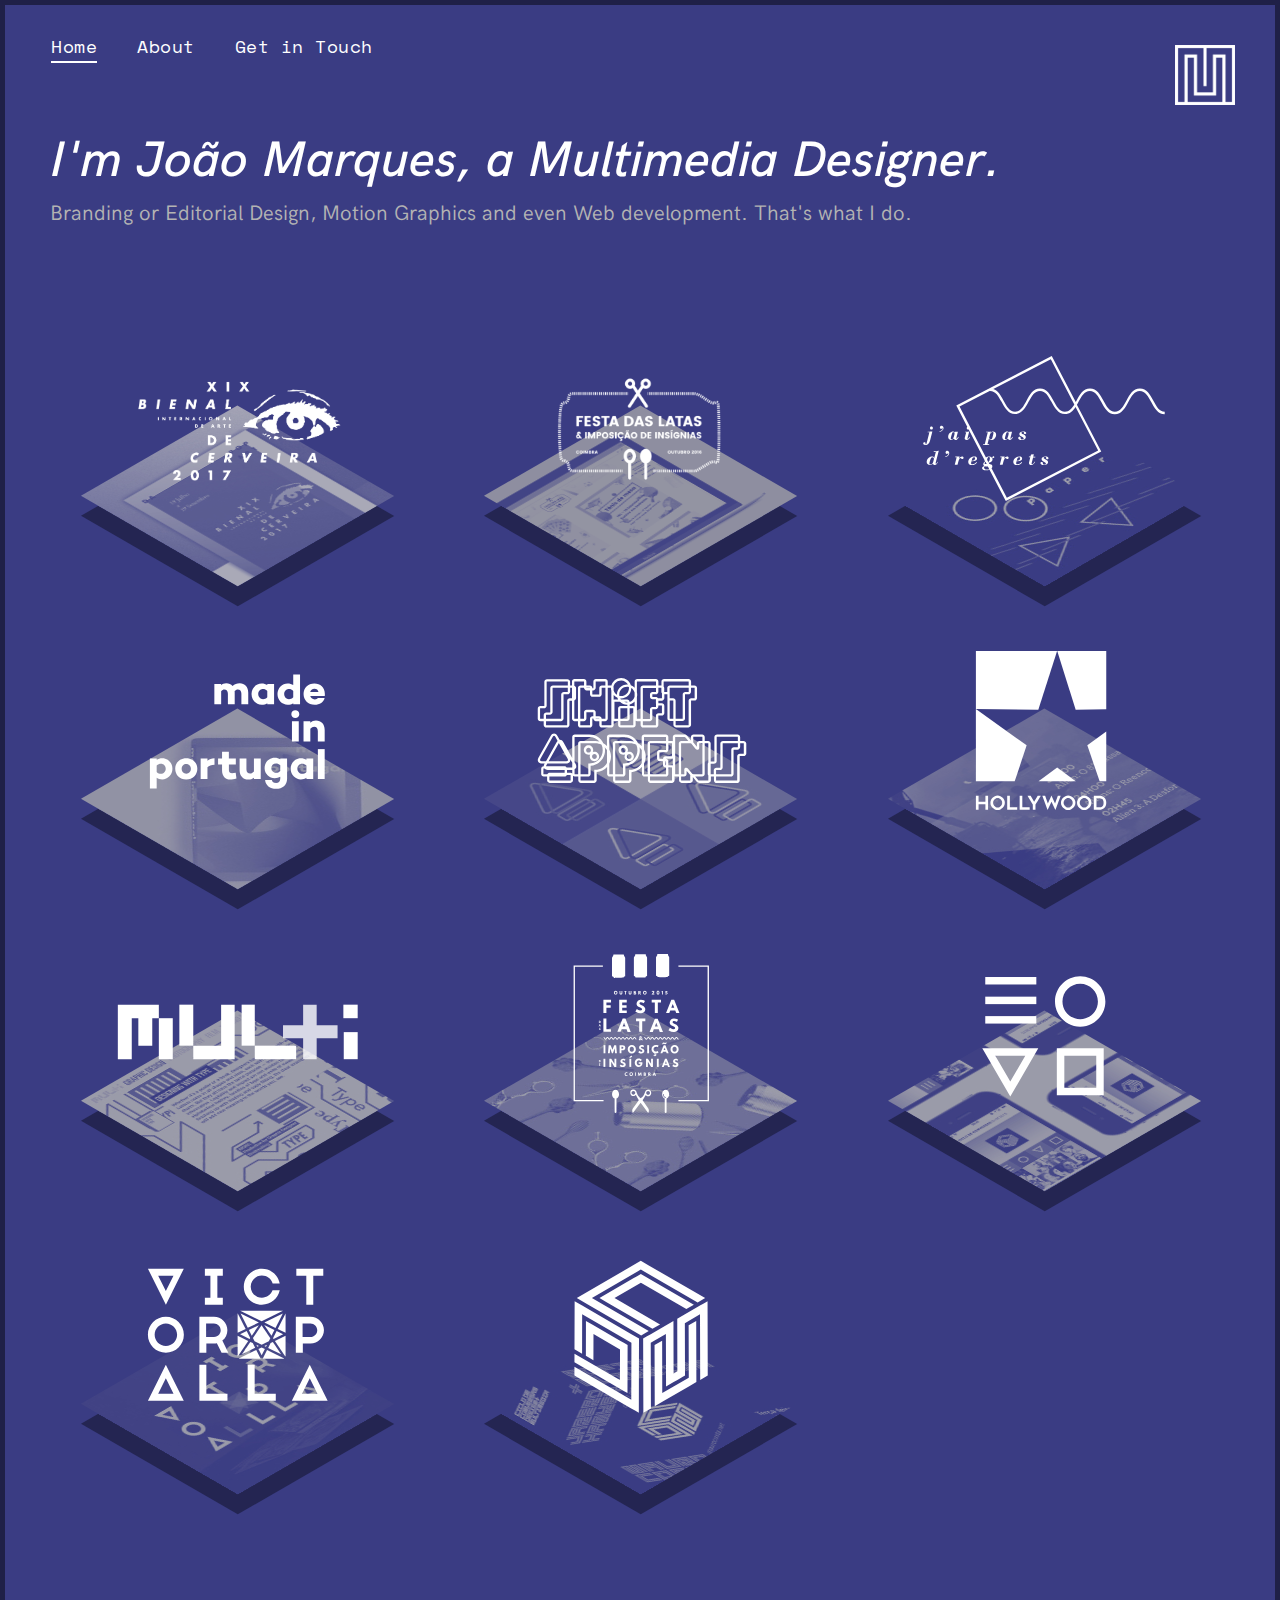
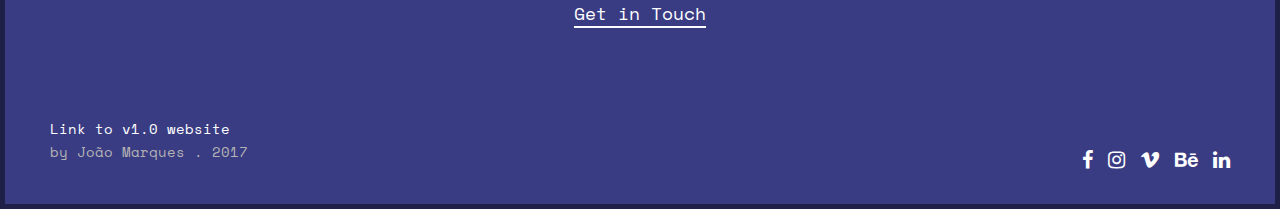
<file: index.html>
<!DOCTYPE html>
<html lang="en">
  <head>
    <meta charset="utf-8">
    <meta http-equiv="X-UA-Compatible" content="IE=edge">
    <meta name="viewport" content="width=device-width, initial-scale=1">
    <meta name="robots" content="noydir, noodp">
    <meta name="description" content="I'm João Marques, a Multimedia Designer.">
    <meta name="keywords" content="Design, Multimedia, Coimbra, Web Design, Motion Design, Web, Motion, Editorial Design, Editorial, Branding">
    <meta name="author" content="João Marques 2017">
    <link rel="icon" href="assets/favicon.ico">
    <meta property="og:image" content="http://joaomarques.altervista.org/assets/thumbnail.png" />
    <meta property="og:title"  content="João Marques" />
    <meta property="og:url"    content="http://joaomarques.altervista.org" />
    <meta property="og:type"   content="website" />  
    <meta name="twitter:card" content="João Marques — Multimedia Designer" />
    <meta name="twitter:site" content="@joaornmarques" />
    <meta name="twitter:creator" content="joaornmarques" />
    <link rel="canonical" href="http://joaomarques.altervista.org">  
      

    <title>João Marques</title>

    <link href="resources/bootstrap.min.css" rel="stylesheet">
    <link href="style/main.css" rel="stylesheet">
      
    <link rel="stylesheet" href="resources/fa/css/font-awesome.min.css">  
    <link href="https://fonts.googleapis.com/css?family=Space+Mono:400,400i" rel="stylesheet">
    
  </head>

  <body class="loading-purple">
    <img class="right-logo logo-rotate" src="assets/logo.png"/>
    
    <nav class="navbar">
      <div class="container-fluid">
          <ul class="nav navbar-nav">
            <li><a href="index.html" class="active">Home</a></li>
            <li><a href="about.html">About</a></li>
            <li><a href="contact.php">Get in Touch</a></li>
          </ul>
        </div>
      </div>
    </nav>
    
    
    

    <div class="container-fluid" id="landing">

      <div class="title">
        <h1>I'm João Marques, a Multimedia Designer.</h1>
        <p class="lead">Branding or Editorial Design, Motion Graphics and even Web development. That's what I do.</p>
      </div>
    <section>    
    <a href="index.html"><img class="right-logo" src="assets/logo.png"/></a>    
        
        <div class="portfolio">
            
            <!-----------ROW 1--------------------->
            
            <div class="row">
                
                <div class="col-sm-4">
                    <a class="portfolio__project" href="projects/bienal_cerveira.html">
                    <img class="portfolio__logo-image portfolio__logo-image--cube" src="assets/landing/bienal-logo.svg"/>
                    <span class="portfolio__info"><h2>XIX Bienal de Cerveira: Proposal</h2><h3>Branding</h3></span>
                    <img class="portfolio__bottom-image" src="assets/landing/bienal-back.jpg"/>
                    </a>
                </div>
                
                <div class="col-sm-4">
                    <a class="portfolio__project" href="projects/festa_das_latas_16.html">
                    <img class="portfolio__logo-image portfolio__logo-image--cube" src="assets/landing/latada16-logo.svg"/>
                    <span class="portfolio__info"><h2>Festa das Latas 2016 Website</h2><h3>Web Design</h3></span>
                    <img class="portfolio__bottom-image" src="assets/landing/latada16-back.png"/>
                    </a>
                </div>
                
                
                <div class="col-sm-4">
                    <a class="portfolio__project" href="projects/mauvais_sang.html">
                    <img class="portfolio__logo-image portfolio__logo-image--cube" src="assets/landing/mauvais-logo.svg"/>
                    <span class="portfolio__info"><h2>Mauvais Sang: Visual Score</h2><h3>Motion Graphics</h3></span>
                    <img class="portfolio__bottom-image" src="assets/landing/mauvais-back.jpg"/>
                    </a>
                </div>
                
                <div class="col-sm-4">
                    <a class="portfolio__project" href="projects/madeinpt.html">
                    <img class="portfolio__logo-image portfolio__logo-image--cube" src="assets/landing/madeinpt-logo.svg"/>
                    <span class="portfolio__info"><h2>Made In Portugal</h2><h3>Editorial Design</h3></span>
                    <img class="portfolio__bottom-image" src="assets/landing/madeinpt-back.jpg"/>
                    </a>
                </div>
                
                <div class="col-sm-4 ">
                    <a class="portfolio__project" href="projects/shift_appens.html">
                    <img class="portfolio__logo-image portfolio__logo-image--cube" src="assets/landing/shift-logo.svg"/>
                    <span class="portfolio__info"><h2>Shift APPens 2016</h2><h3>Branding, Creative Direction</h3></span>
                    <img class="portfolio__bottom-image" src="assets/landing/shift-back.jpg"/>
                    </a>   
                </div>

            
            <!-----------ROW 2--------------------->
            

                
                <div class="col-sm-4">
                    <a class="portfolio__project" href="projects/hollywood.html">
                    <img class="portfolio__logo-image portfolio__logo-image--cube" src="assets/landing/hollywood-logo.svg"/>
                    <span class="portfolio__info"><h2>Hollywood Channel Rebranding</h2><h3>Branding, Motion Graphics, Web Design</h3></span>
                    <img class="portfolio__bottom-image" src="assets/landing/hollywood-back.jpg"/>
                    </a>
                </div>
                

                <div class="col-sm-4">
                    <a class="portfolio__project" href="projects/multi.html">
                    <img class="portfolio__logo-image portfolio__logo-image--cube" src="assets/landing/multi-logo.svg"/>
                    <span class="portfolio__info"><h2>Multi: Web-to-print magazine</h2><h3>Editorial, Web Design</h3></span>
                    <img class="portfolio__bottom-image" src="assets/landing/multi-back.jpg"/>
                    </a>   
                </div>
                
                
                <div class="col-sm-4">
                    <a class="portfolio__project" href="projects/festa_das_latas.html">
                    <img class="portfolio__logo-image portfolio__logo-image--cube" src="assets/landing/latada-logo.svg"/>
                    <span class="portfolio__info"><h2>Festa das Latas 2015</h2><h3>Branding, Creative Direction</h3></span>
                    <img class="portfolio__bottom-image" src="assets/landing/latada-back.jpg"/>
                    </a>
                </div>
                

            
            <!-----------ROW 3--------------------->
            

                
                <div class="col-sm-4">
                    <a class="portfolio__project" href="projects/ccdm_app.html">
                    <img class="portfolio__logo-image portfolio__logo-image--cube" src="assets/landing/ccdm-app-logo.svg"/>
                    <span class="portfolio__info"><h2>CCDM App layout</h2><h3>UX/UI Design, Motion Graphics</h3></span>
                    <img class="portfolio__bottom-image" src="assets/landing/ccdm-app-back.jpg"/>
                    </a>
                </div>
                
                <div class="col-sm-4">
                    <a class="portfolio__project" href="projects/victor_palla.html">
                    <img class="portfolio__logo-image portfolio__logo-image--cube" src="assets/landing/palla-logo.svg"/>
                    <span class="portfolio__info"><h2>Victor Palla dynamic logo</h2><h3>Branding</h3></span>
                    <img class="portfolio__bottom-image" src="assets/landing/palla-back.jpg"/>
                    </a>
                </div>
                
                
                
                
                <div class="col-sm-4">
                    <a class="portfolio__project" href="projects/ccdm.html">
                    <img class="portfolio__logo-image portfolio__logo-image--cube" src="assets/landing/ccdm-logo.svg"/>
                    <span class="portfolio__info"><h2>Ciclo de Conversas Design + Multimedia</h2><h3>Branding</h3></span>
                    <img class="portfolio__bottom-image" src="assets/landing/ccdm-back.jpg"/>
                    </a>
                </div>
            </div>
            
            <p id="get-touch" style="margin-top: 100px;"><a href="contact.php" style="color: #fff;">Get in Touch</a></p>
            
            <!---------GET IN TOUCH----------->
                    
                    
            
        </div>    
        
    <footer>
        <div class="footer__text footer__text--landing hidden-xs">
            <p><a href="v1/index.html">Link to v1.0 website</a><br>by João Marques . 2017</p>
        </div>    
        <div class="footer__icons">
            <ul>
                <li><a target="_blank" href="https://www.facebook.com/joaornmarques"><i class="fa fa-facebook" aria-hidden="true"></i></a></li>
                <li><a target="_blank" href="https://www.instagram.com/joaornmarques/"><i class="fa fa-instagram" aria-hidden="true"></i></a></li>
                <li><a target="_blank" href="https://vimeo.com/joaonrmarques"><i class="fa fa-vimeo" aria-hidden="true"></i></a></li>
                <li><a target="_blank" href="https://www.behance.net/joaorafaelmarques"><i class="fa fa-behance" aria-hidden="true"></i></a></li>
                <li><a target="_blank" href="https://www.linkedin.com/in/jo%C3%A3o-marques-90b97211b"><i class="fa fa-linkedin" aria-hidden="true"></i></a></li>
            </ul>
        </div>
    </footer>
    </div><!-- /.container -->


    <!-- Bootstrap core JavaScript
    ================================================== -->
    <!-- Placed at the end of the document so the pages load faster -->
    <script src="https://ajax.googleapis.com/ajax/libs/jquery/1.11.3/jquery.min.js"></script>
    <script>window.jQuery || document.write('<script src="../../assets/js/vendor/jquery.min.js"><\/script>')</script>
    <script src="resources/bootstrap.min.js"></script>
    
    <script>
        $(window).load(function() {
            $('body').removeClass("loading-purple").addClass('loaded');
            $('.title').addClass("title--animated");
            $('.logo-rotate').addClass("logo-rotate__loaded");    
            setTimeout(function(){
                $('.portfolio__logo-image').addClass("portfolio__logo-image--animated");
            }, 300);
            
            setTimeout(function(){
                $('.portfolio__bottom-image').addClass("portfolio__bottom-image--animated");
            }, 600);
        });  
    </script>  
    </section>
  </body>
</html>
</file>
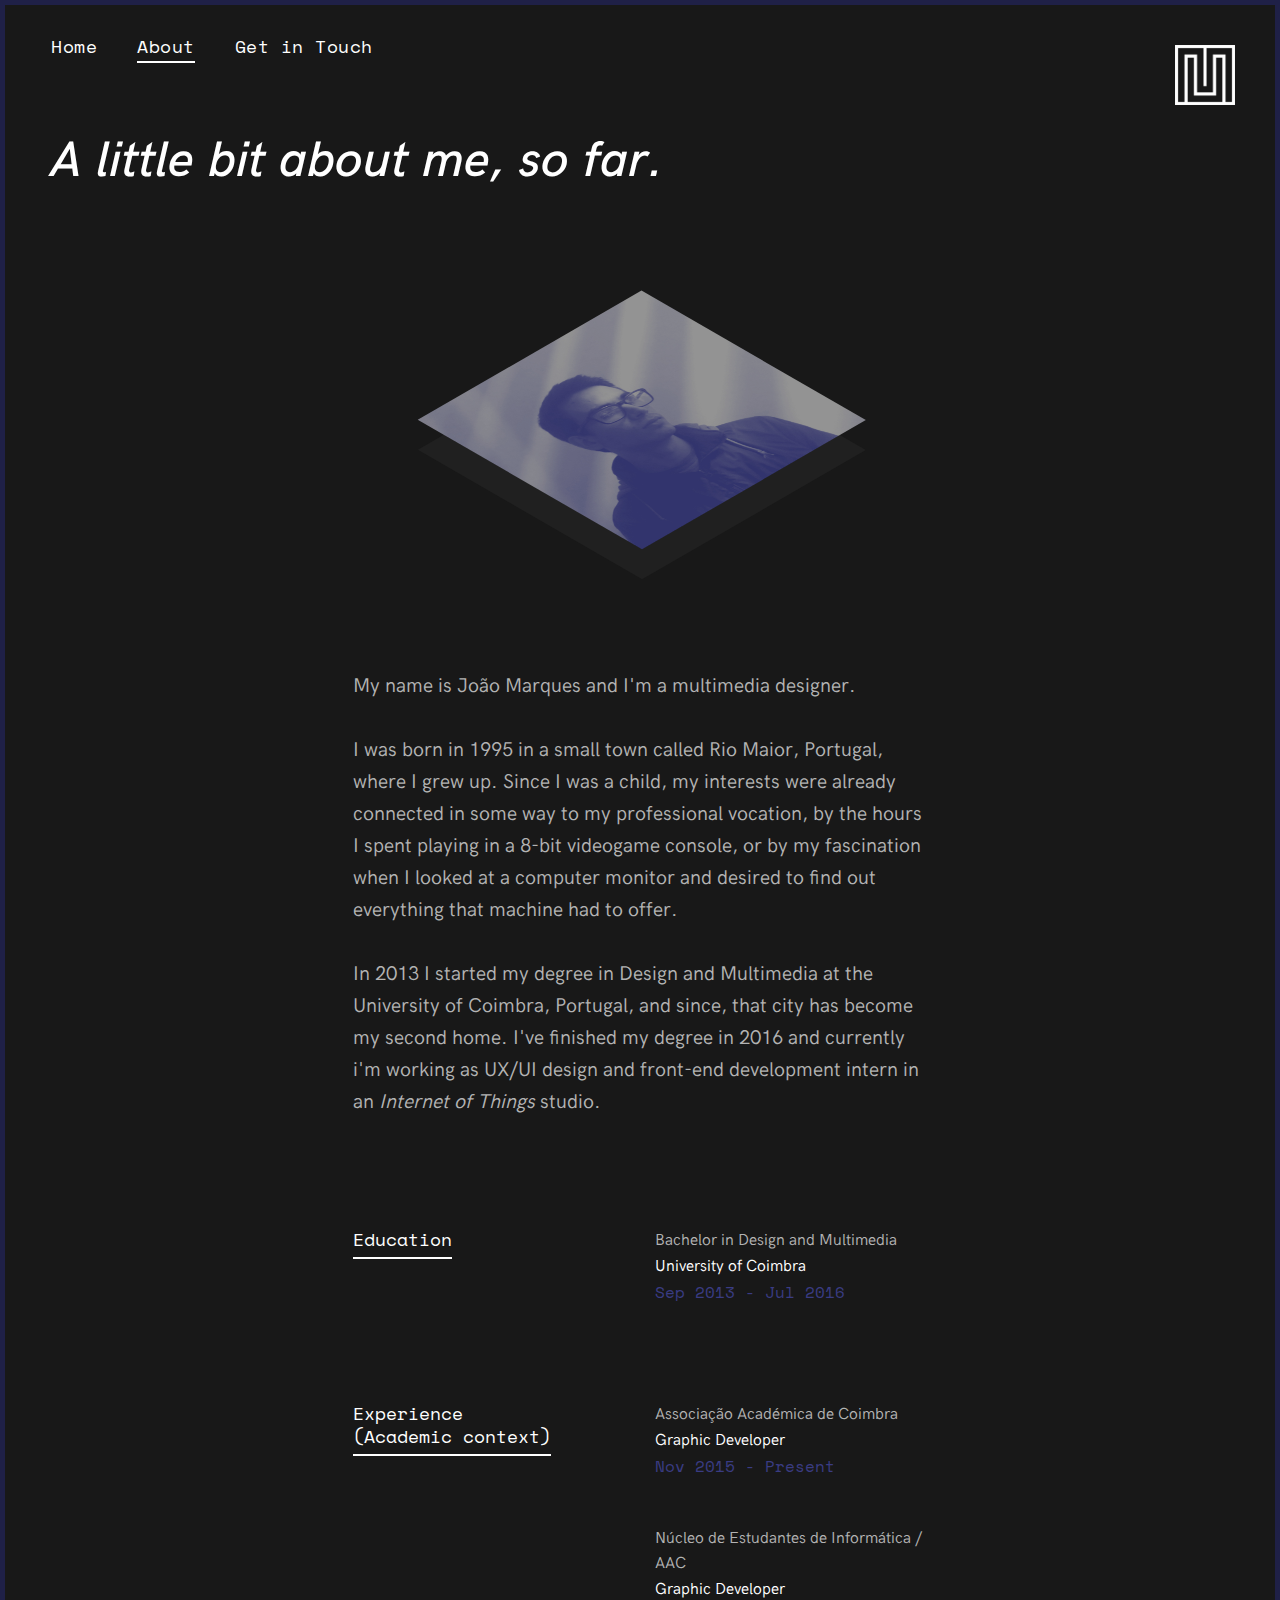
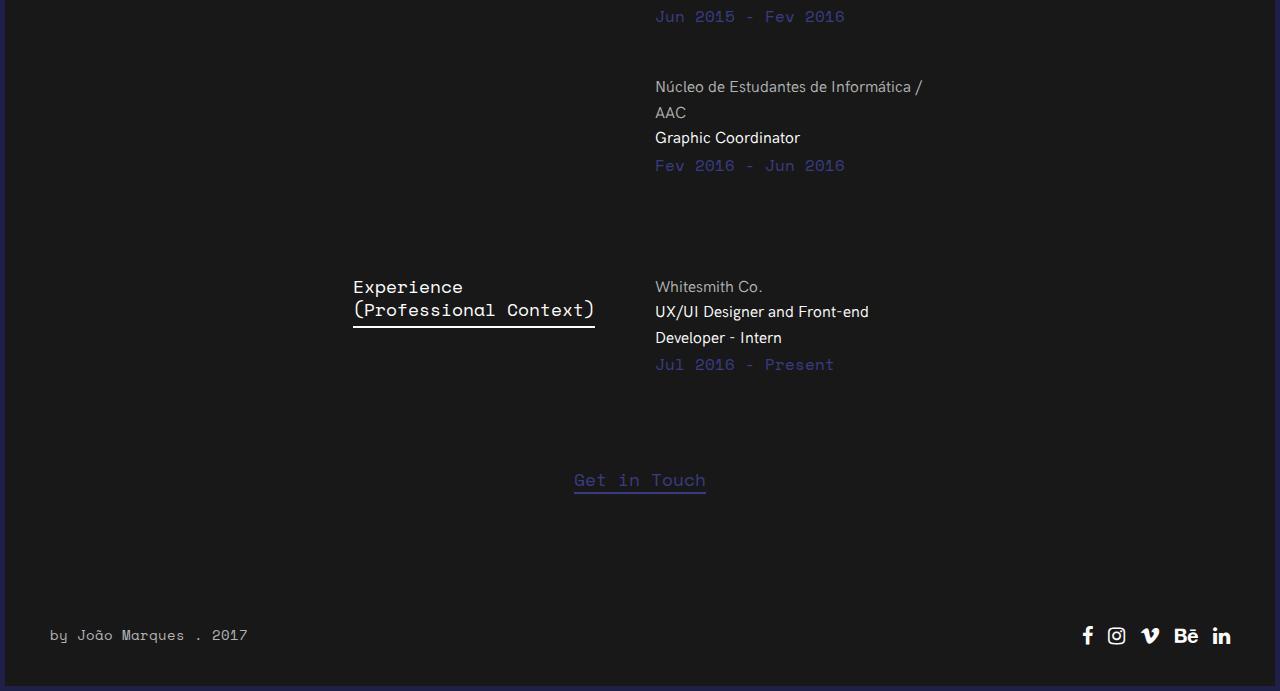
<file: about.html>
<!DOCTYPE html>
<html lang="en">
  <head>
    <meta charset="utf-8">
    <meta http-equiv="X-UA-Compatible" content="IE=edge">
    <meta name="viewport" content="width=device-width, initial-scale=1">
    <meta name="robots" content="noydir, noodp">
    <meta name="description" content="I'm João Marques, a Multimedia Designer.">
      
    <meta name="keywords" content="Design, Multimedia, Coimbra, Web Design, Motion Design, Web, Motion, Editorial Design, Editorial, Branding">
    <meta name="author" content="João Marques 2017">
    <link rel="icon" href="assets/favicon.ico">
    <meta property="og:image" content="http://joaomarques.altervista.org/assets/thumbnail.png" />
    <meta property="og:title"  content="About - João Marques" />
    <meta property="og:url"    content="http://joaomarques.altervista.org" />
    <meta property="og:type"   content="website" />  
    <meta name="twitter:card" content="João Marques — Multimedia Designer" />
    <meta name="twitter:site" content="@joaornmarques" />
    <meta name="twitter:creator" content="joaornmarques" />
    <link rel="canonical" href="http://joaomarques.altervista.org">

    <title>About - João Marques</title>

    <link href="resources/bootstrap.min.css" rel="stylesheet">
    <link href="style/main.css" rel="stylesheet">
    <link href="style/about.css" rel="stylesheet">
      
    <link rel="stylesheet" href="resources/fa/css/font-awesome.min.css">  
    <link href="https://fonts.googleapis.com/css?family=Space+Mono:400,400i" rel="stylesheet">
    
  </head>

  <body class="loading-black">
    <img class="right-logo logo-rotate" src="assets/logo.png"/>
    <nav class="navbar">
      <div class="container-fluid">
          <ul class="nav navbar-nav">
            <li><a href="index.html">Home</a></li>
            <li><a href="about.html" class="active">About</a></li>
            <li><a href="contact.php">Get in Touch</a></li>
          </ul>
        </div>
      </div>
    </nav>
    

    <div class="container-fluid" id="about">

      <div class="title">
        <h1>A little bit about me, so far.</h1>

      </div>
        
        
        <section>
        <a href="index.html"><img class="right-logo" src="assets/logo.png"/></a>    
        <div class="text-container">
            
            <!-----------ROW 1--------------------->
            
            <div class="row">
                
                <div class="col-sm-3">
                </div>  
                
                <div class="col-sm-6">
                    <div class="about-image">
                    <a class="portfolio__project about-image" target="_blank" href="https://www.linkedin.com/in/jo%C3%A3o-marques-90b97211b">
                   
                    <img class="portfolio__bottom-image" src="assets/about/profile.jpg"/>
                    </a>
                    </div>
                    <p>My name is João Marques and I'm a multimedia designer.<br><br> I was born in 1995 in a small town called Rio Maior, Portugal, where I grew up. Since I was a child, my interests were already connected in some way to my professional vocation, by the hours I spent playing in a 8-bit videogame console, or by my fascination when I looked at a computer monitor and desired to find out everything that machine had to offer. <br><br>
In 2013 I started my degree in Design and Multimedia at the University of Coimbra, Portugal, and since, that city has become my second home. I've finished my degree in 2016 and currently i'm working as UX/UI design and front-end development intern in an <i>Internet of Things</i> studio.</p>
                    
                    
                    <!---------EDUCATION----------->
                    
                    <div class="row" style="margin-top: 60px;">
                    
                        <div class="col-sm-6">
                            <div class="about__block">
                                <h3>Education</h3>
                            </div>
                        </div>
                        
                        <div class="col-sm-6">
                            <div class="about__block">
                                <p>Bachelor in Design and Multimedia<br> <span style="color: #fff;">University of Coimbra</span></p>
                                <h4>Sep 2013 - Jul 2016</h4>
                            </div>
                        </div>
                    </div>
                    
                    <!---------EXPERIENCE ACAD----------->
                    
                    <div class="row">
                    
                        <div class="col-sm-6">
                            <div class="about__block">
                                <h3>Experience<br>(Academic context)</h3>
                            </div>
                        </div>
                        
                        <div class="col-sm-6">
                            <div class="about__block">
                                <p>Associação Académica de Coimbra <br> <span style="color: #fff;">Graphic Developer</span></p>
                                <h4>Nov 2015 - Present</h4>
                            </div>
                            <div class="about__block">
                                <p>Núcleo de Estudantes de Informática / AAC <br> <span style="color: #fff;">Graphic Developer</span></p>
                                <h4>Jun 2015 - Fev 2016</h4>
                            </div>
                            
                            <div class="about__block">
                                <p>Núcleo de Estudantes de Informática / AAC <br> <span style="color: #fff;">Graphic Coordinator</span></p>
                                <h4>Fev 2016 - Jun 2016</h4>
                            </div>
                        </div>
                    </div>
                    
                    
                    <!---------EXPERIENCE PROF----------->
                    
                    <div class="row">
                    
                        <div class="col-sm-6">
                            <div class="about__block">
                                <h3>Experience<br>(Professional Context)</h3>
                            </div>
                        </div>
                        
                        <div class="col-sm-6">
                            <div class="about__block">
                                <p>Whitesmith Co.<br> <span style="color: #fff;">UX/UI Designer and Front-end Developer - Intern</span></p>
                                <h4>Jul 2016 - Present</h4>
                            </div>
                            
                        </div>
                    </div>
                    
                    
                    <!---------GET IN TOUCH----------->
                    
                    <p id="get-touch"><a href="contact.php">Get in Touch </a></p>
                    
                    
                    <div class="row">
                        
                        
                        
                    </div>
                    
                </div>  
                
            </div>
            
        </div>    
        </section>
        
        
    <footer>
        <div class="footer__text hidden-xs">
            <p>by João Marques . 2017</p>
        </div>    
        <div class="footer__icons">
            <ul>
                <li><a target="_blank" href="https://www.facebook.com/joaornmarques"><i class="fa fa-facebook" aria-hidden="true"></i></a></li>
                <li><a target="_blank" href="https://www.instagram.com/joaornmarques/"><i class="fa fa-instagram" aria-hidden="true"></i></a></li>
                <li><a target="_blank" href="https://vimeo.com/joaonrmarques"><i class="fa fa-vimeo" aria-hidden="true"></i></a></li>
                <li><a target="_blank" href="https://www.behance.net/joaorafaelmarques"><i class="fa fa-behance" aria-hidden="true"></i></a></li>
                <li><a target="_blank" href="https://www.linkedin.com/in/jo%C3%A3o-marques-90b97211b"><i class="fa fa-linkedin" aria-hidden="true"></i></a></li>
            </ul>
        </div>
    </footer>
    </div><!-- /.container -->


    <!-- Bootstrap core JavaScript
    ================================================== -->
    <!-- Placed at the end of the document so the pages load faster -->
    <script src="https://ajax.googleapis.com/ajax/libs/jquery/1.11.3/jquery.min.js"></script>
    <script>window.jQuery || document.write('<script src="../../assets/js/vendor/jquery.min.js"><\/script>')</script>
    <script src="resources/bootstrap.min.js"></script>
    
    <script>
        setTimeout(function(){
            $('.title').addClass("title--animated");
        }, 100);
        setTimeout(function(){
            $('.text-container').addClass("text-container--animated");
        }, 400);
        $(window).load(function() {
            $('body').removeClass("loading-black").addClass('loaded');
            $('.logo-rotate').addClass("logo-rotate__loaded");  
            $('.portfolio__bottom-image').addClass("portfolio__bottom-image--animated");
        });  
    </script>  
  </body>
</html>
</file>
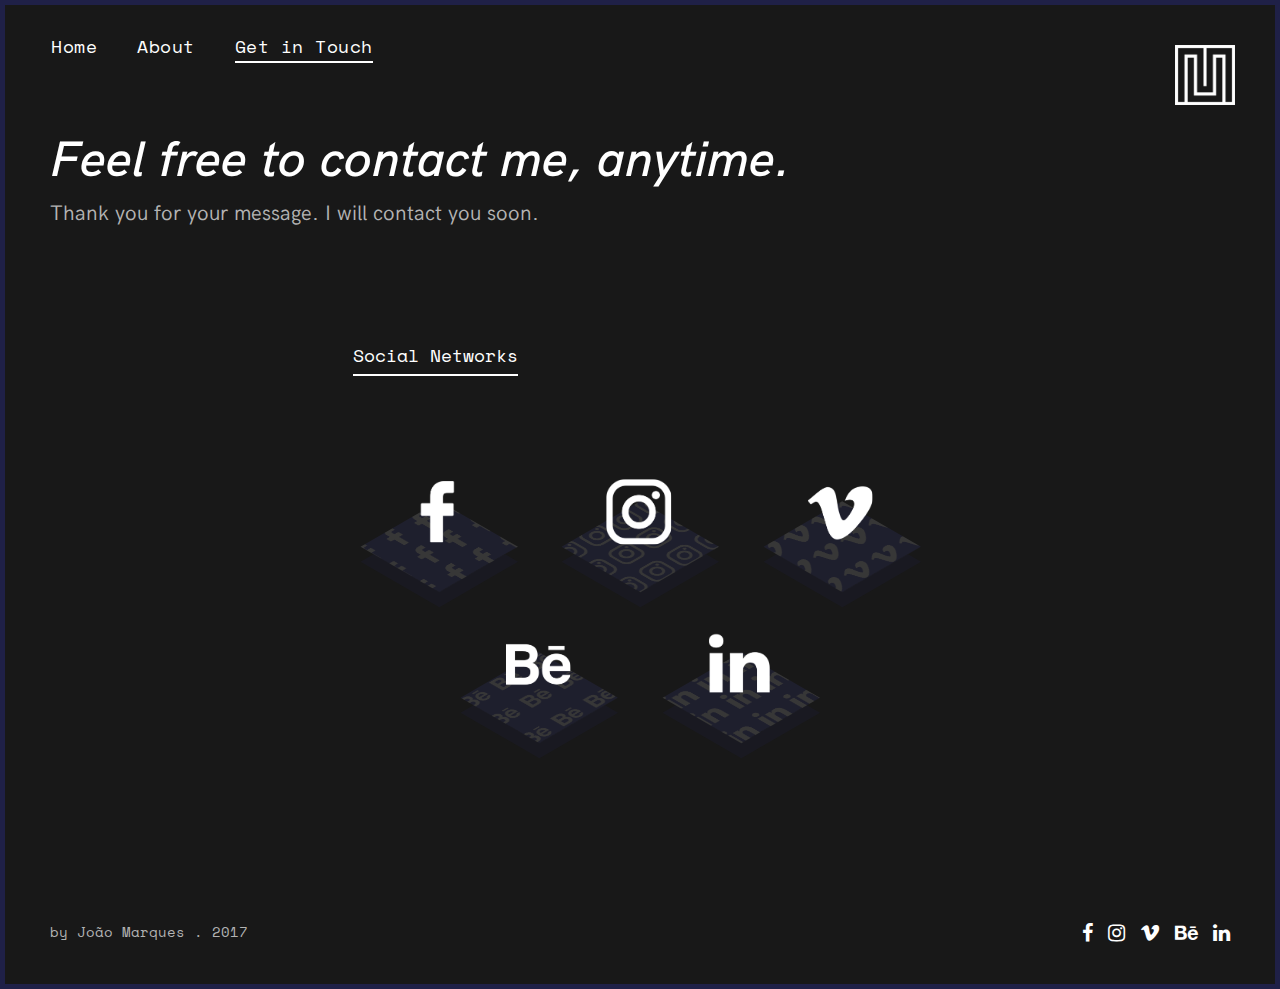
<file: contact.html>
<!DOCTYPE html>
<html lang="en">
  <head>
    <meta charset="utf-8">
    <meta http-equiv="X-UA-Compatible" content="IE=edge">
    <meta name="viewport" content="width=device-width, initial-scale=1">
    <meta name="robots" content="noydir, noodp">
    <meta name="description" content="I'm João Marques, a Multimedia Designer.">
      
    <meta name="keywords" content="Design, Multimedia, Coimbra, Web Design, Motion Design, Web, Motion, Editorial Design, Editorial, Branding">
    <meta name="author" content="João Marques 2017">
    <link rel="icon" href="assets/favicon.ico">
    <meta property="og:image" content="http://joaomarques.altervista.org/assets/thumbnail.png" />
    <meta property="og:title"  content="Get in Touch - João Marques" />
    <meta property="og:url"    content="http://joaomarques.altervista.org" />
    <meta property="og:type"   content="website" />  
    <meta name="twitter:card" content="João Marques — Multimedia Designer" />
    <meta name="twitter:site" content="@joaornmarques" />
    <meta name="twitter:creator" content="joaornmarques" />
    <link rel="canonical" href="http://joaomarques.altervista.org">
      
    <title>Get in Touch - João Marques</title>

    <link href="resources/bootstrap.min.css" rel="stylesheet">
    <link href="style/main.css" rel="stylesheet">
    <link href="style/about.css" rel="stylesheet">
    <link href="style/contact.css" rel="stylesheet">  
      
    <link rel="stylesheet" href="resources/fa/css/font-awesome.min.css">  
    <link href="https://fonts.googleapis.com/css?family=Space+Mono:400,400i" rel="stylesheet">

  </head>

  <body class="loading-black">
    <img class="right-logo logo-rotate" src="assets/logo.png"/>
    <nav class="navbar">
      <div class="container-fluid">
          <ul class="nav navbar-nav">
            <li><a href="index.html">Home</a></li>
            <li><a href="about.html">About</a></li>
            <li><a href="contact.php" class="active">Get in Touch</a></li>
          </ul>
        </div>
      </div>
    </nav>
    

    <div class="container-fluid" id="about">

      <div class="title">
        <h1>Feel free to contact me, anytime.</h1>
          <p class="lead">Thank you for your message. I will contact you soon.</p>
      </div>
        
        
        <section>
        <a href="index.html"><img class="right-logo" src="assets/logo.png"/></a>
            
        <div class="text-container">
            
            <!-----------ROW 1--------------------->
            
            <div class="row">
                
                <div class="col-sm-3">
                </div>  
                
                <div class="col-sm-6">
                    
                    
                    <!---------EDUCATION----------->
                    <h3 class="contact-header">Social Networks</h3>
                    <div class="contact-social-networks">
                    <div class="row">
                
                
                        <div class="col-sm-4">
                            <a class="portfolio__project" href="https://www.facebook.com/joaornmarques" target="_blank">
                            <img class="portfolio__logo-image portfolio__logo-image--cube" src="assets/landing/facebook_logo.svg"/>
                            <img class="portfolio__bottom-image" src="assets/landing/facebook-back.png"/>
                            </a>
                        </div>

                        <div class="col-sm-4">
                            <a class="portfolio__project" href="https://www.instagram.com/joaornmarques/" target="_blank">
                            <img class="portfolio__logo-image portfolio__logo-image--cube" src="assets/landing/instagram_logo.svg"/>
                            <img class="portfolio__bottom-image" src="assets/landing/instagram-back.png"/>
                            </a>
                        </div>
                        
                        <div class="col-sm-4">
                            <a class="portfolio__project" href="https://vimeo.com/joaonrmarques" target="_blank">
                            <img class="portfolio__logo-image portfolio__logo-image--cube" src="assets/landing/vimeo_logo.svg"/>
                            <img class="portfolio__bottom-image" src="assets/landing/vimeo-back.png"/>
                            </a>
                        </div>
                        <div class="col-sm-2"></div>
                        <div class="col-sm-4">
                            <a class="portfolio__project" href="https://www.behance.net/joaorafaelmarques" target="_blank">
                            <img class="portfolio__logo-image portfolio__logo-image--cube" src="assets/landing/behance_logo.svg"/>
                            <img class="portfolio__bottom-image" src="assets/landing/behance-back.png"/>
                            </a>
                        </div>
                        <div class="col-sm-4">
                            <a class="portfolio__project" href="https://www.linkedin.com/in/jo%C3%A3o-marques-90b97211b" target="_blank">
                            <img class="portfolio__logo-image portfolio__logo-image--cube" src="assets/landing/linkedin_logo.svg"/>
                            <img class="portfolio__bottom-image" src="assets/landing/linkedin-back.png"/>
                            </a>
                        </div>
                        
                    </div>
                    </div>
                    

                    
                   
                    
                </div>  
                
            </div>
            
        </div>    
        </section>
        
        
    <footer>
        <div class="footer__text hidden-xs">
            <p>by João Marques . 2017</p>
        </div>    
        <div class="footer__icons">
            <ul>
                <li><a target="_blank" href="https://www.facebook.com/joaornmarques"><i class="fa fa-facebook" aria-hidden="true"></i></a></li>
                <li><a target="_blank" href="https://www.instagram.com/joaornmarques/"><i class="fa fa-instagram" aria-hidden="true"></i></a></li>
                <li><a target="_blank" href="https://vimeo.com/joaonrmarques"><i class="fa fa-vimeo" aria-hidden="true"></i></a></li>
                <li><a target="_blank" href="https://www.behance.net/joaorafaelmarques"><i class="fa fa-behance" aria-hidden="true"></i></a></li>
                <li><a target="_blank" href="https://www.linkedin.com/in/jo%C3%A3o-marques-90b97211b"><i class="fa fa-linkedin" aria-hidden="true"></i></a></li>
            </ul>
        </div>
    </footer>
    </div><!-- /.container -->


    <!-- Bootstrap core JavaScript
    ================================================== -->
    <!-- Placed at the end of the document so the pages load faster -->
    <script src="https://ajax.googleapis.com/ajax/libs/jquery/1.11.3/jquery.min.js"></script>
    <script>window.jQuery || document.write('<script src="../../assets/js/vendor/jquery.min.js"><\/script>')</script>
    <script src="resources/bootstrap.min.js"></script>
    
    <script>
        setTimeout(function(){
            $('.title').addClass("title--animated");
        }, 100);
        setTimeout(function(){
            $('.text-container').addClass("text-container--animated");
        }, 400);
        $(window).load(function() {
            $('body').removeClass("loading-black").addClass('loaded');
            $('.logo-rotate').addClass("logo-rotate__loaded");  
            
            setTimeout(function(){
                $('.portfolio__logo-image').addClass("portfolio__logo-image--animated");
            }, 100);

            setTimeout(function(){
                $('.portfolio__bottom-image').addClass("portfolio__bottom-image--animated");
            }, 100);
        });  
    </script>   
  </body>
</html>
</file>
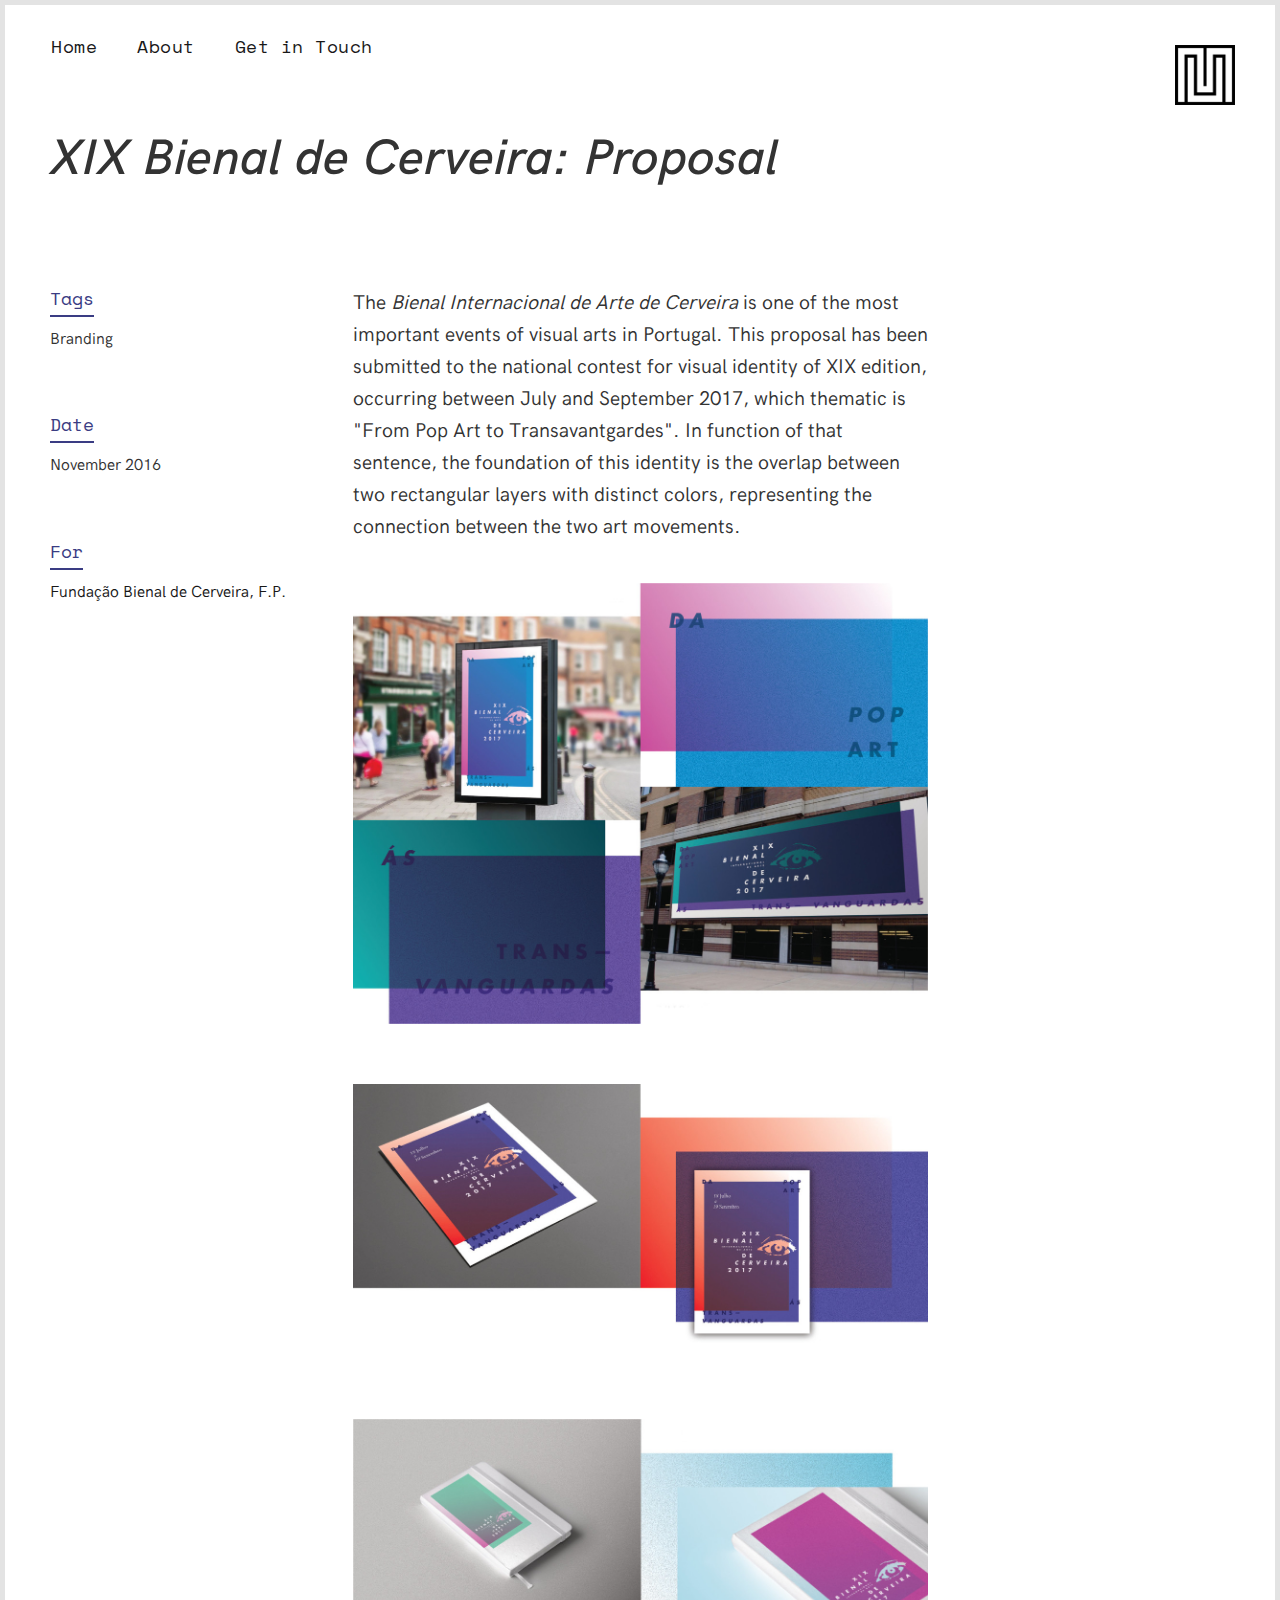
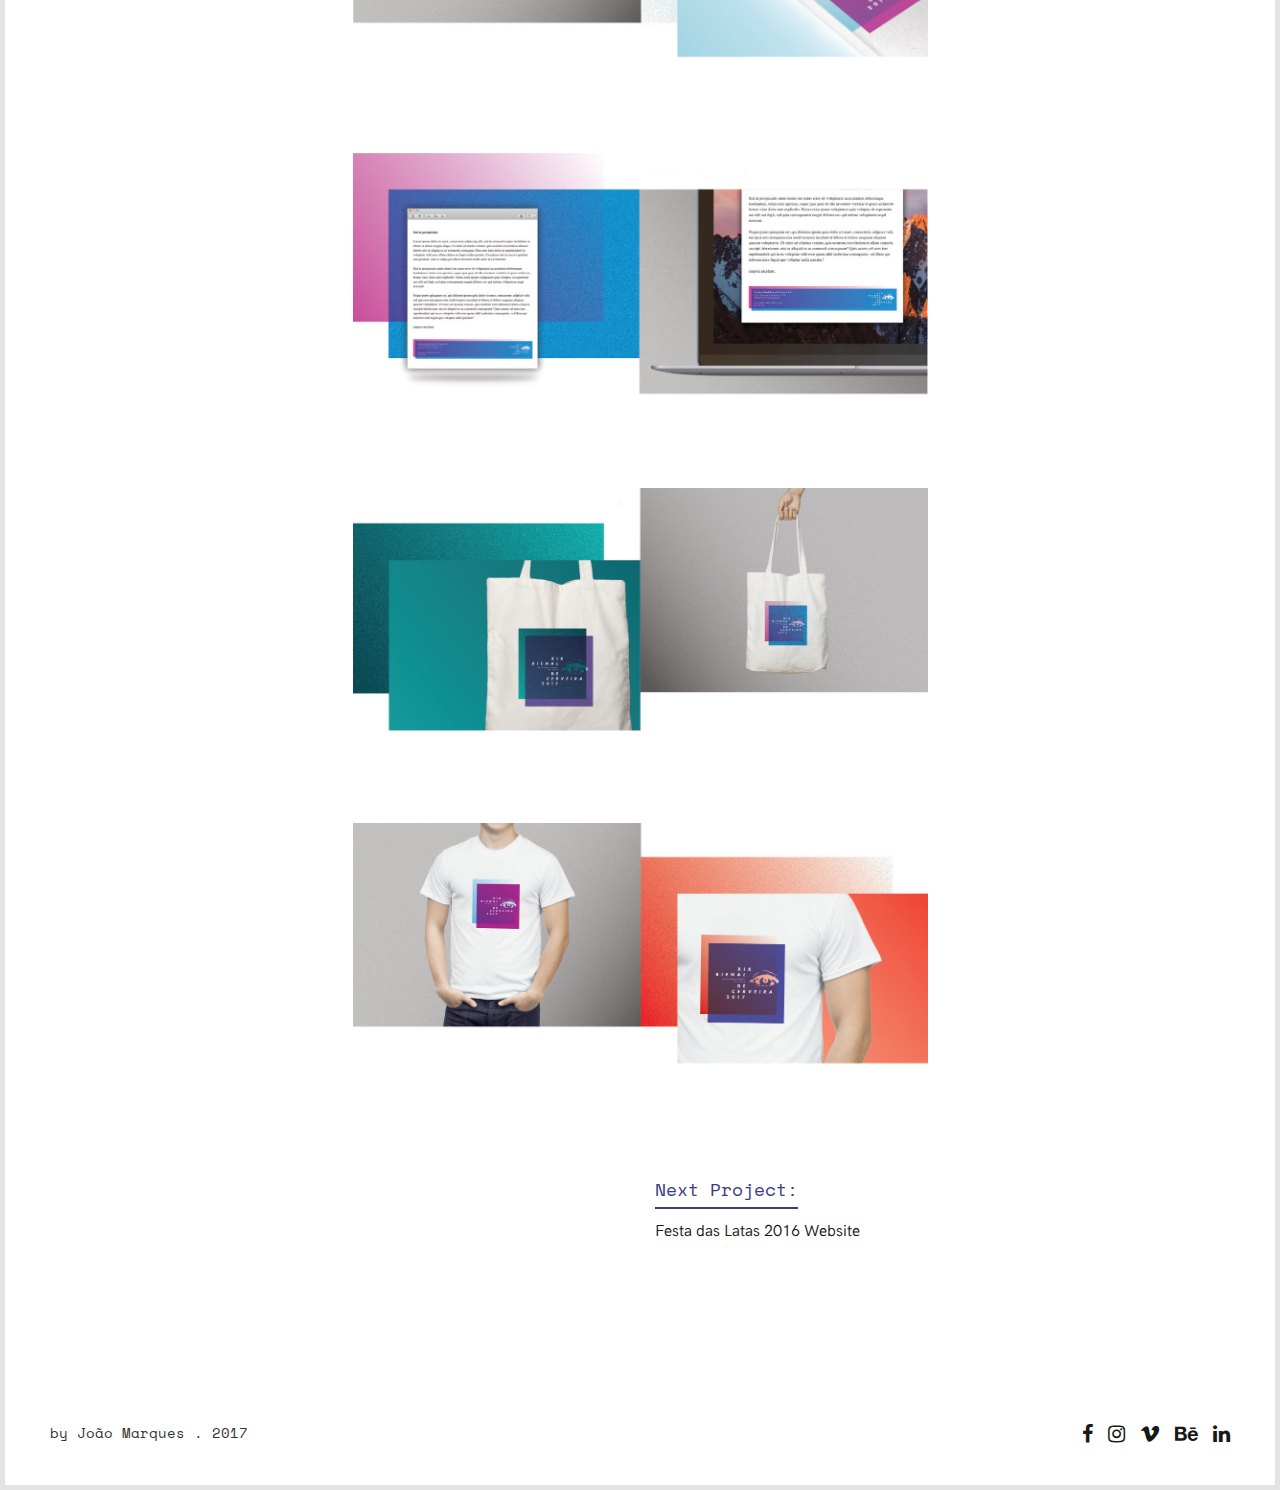
<file: projects/bienal_cerveira.html>
<!DOCTYPE html>
<html lang="en">
  <head>
    <meta charset="utf-8">
    <meta http-equiv="X-UA-Compatible" content="IE=edge">
    <meta name="viewport" content="width=device-width, initial-scale=1">
    <meta name="robots" content="noydir, noodp">
    <meta name="description" content="I'm João Marques, a Multimedia Designer.">
      
    <meta name="keywords" content="Design, Multimedia, Coimbra, Web Design, Motion Design, Web, Motion, Editorial Design, Editorial, Branding">
    <meta name="author" content="João Marques 2017">
    <link rel="icon" href="../assets/favicon.ico">
    <meta property="og:image" content="http://joaomarques.altervista.org/assets/thumbnail.png" />
    <meta property="og:title"  content="XIX Bienal de Cerveira: Proposal - João Marques" />
    <meta property="og:url"    content="http://joaomarques.altervista.org" />
    <meta property="og:type"   content="website" />  
    <meta name="twitter:card" content="João Marques — Multimedia Designer" />
    <meta name="twitter:site" content="@joaornmarques" />
    <meta name="twitter:creator" content="joaornmarques" />
    <link rel="canonical" href="http://joaomarques.altervista.org">  
      
    <title>XIX Bienal de Cerveira: Proposal - João Marques</title>

    <link href="../resources/bootstrap.min.css" rel="stylesheet">
    <link href="../style/main.css" rel="stylesheet">
    <link href="../style/about.css" rel="stylesheet">
    <link href="../style/projects.css" rel="stylesheet">
      
    <link rel="stylesheet" href="../resources/fa/css/font-awesome.min.css">  
    <link href="https://fonts.googleapis.com/css?family=Space+Mono:400,400i" rel="stylesheet">
    
  </head>

  <body class="loading">
      <img class="right-logo logo-rotate" src="../assets/logob.png"/>
    <nav class="navbar navbar--white">
      <div class="container-fluid">
          <ul class="nav navbar-nav">
            <li><a href="../index.html">Home</a></li>
            <li><a href="../about.html">About</a></li>
            <li><a href="../contact.php">Get in Touch</a></li>
          </ul>
        </div>
      </div>
    </nav>
    

    <div class="container-fluid" id="project">

      <div class="title">
        <h1>XIX Bienal de Cerveira: Proposal</h1>
      </div>
        
        
        
        <div class="text-container">
            
            <!-----------ROW 1--------------------->
            
            <div class="row project--content">
                
                <div class="col-sm-3">
                    <div class="hidden-sm hidden-xs">
                    
                    <div class="about__block about__block--white">
                        <h3>Tags</h3>
                        <p>Branding</p>
                    </div>
                    <div class="about__block about__block--white">
                        <h3>Date</h3>
                        <p>November 2016</p>
                    </div>
                    <div class="about__block about__block--white">
                        <h3>For</h3>
                        <a href="http://bienaldecerveira.pt/" target="_blank" class="link-black"><p>Fundação Bienal de Cerveira, F.P.</p></a>
                    </div>   
                        
                    </div>
                </div>  
                
                <div class="col-sm-6">

                    <p>The <i>Bienal Internacional de Arte de Cerveira</i> is one of the most important events of visual arts in Portugal. This proposal has been submitted to the national contest for visual identity of XIX edition, occurring between July and September 2017, which thematic is "From Pop Art to Transavantgardes". In function of that sentence, the foundation of this identity is the overlap between two rectangular layers with distinct colors, representing the connection between the two art movements.</p>
                    
                    <section>   
                        <a href="../index.html"><img class="right-logo" src="../assets/logob.png"/></a>

                        <img src="../assets/projects/bienal_cerveira/bienal_2.jpg"/>

                        <img src="../assets/projects/bienal_cerveira/bienal_1.jpg"/>

                        <img src="../assets/projects/bienal_cerveira/bienal_3.jpg"/>

                        <img src="../assets/projects/bienal_cerveira/bienal_4.jpg"/>

                        <img src="../assets/projects/bienal_cerveira/bienal_5.jpg"/>
                        
                        <img src="../assets/projects/bienal_cerveira/bienal_6.jpg"/>
                    </section>

                    
                    <div class="row margin-top-20">
                    
                        <div class="col-md-6">
                        </div>
                        
                        <div class="col-md-6">
                        <div class="about__block about__block--white">
                                <h3>Next Project:</h3>
                                <a href="festa_das_latas_16.html" class="link-black"><p>Festa das Latas 2016 Website</p></a>
                        </div>
                        </div>
                        
                    </div>

                    
                </div>  
                
            </div>
            
        </div>    
        
        
        
    <footer>
        <div class="footer__text hidden-xs">
            <p>by João Marques . 2017</p>
        </div>    
        <div class="footer__icons footer__icons--white">
            <ul>
                <li><a target="_blank" href="https://www.facebook.com/joaornmarques"><i class="fa fa-facebook" aria-hidden="true"></i></a></li>
                <li><a target="_blank" href="https://www.instagram.com/joaornmarques/"><i class="fa fa-instagram" aria-hidden="true"></i></a></li>
                <li><a target="_blank" href="https://vimeo.com/joaonrmarques"><i class="fa fa-vimeo" aria-hidden="true"></i></a></li>
                <li><a target="_blank" href="https://www.behance.net/joaorafaelmarques"><i class="fa fa-behance" aria-hidden="true"></i></a></li>
                <li><a target="_blank" href="https://www.linkedin.com/in/jo%C3%A3o-marques-90b97211b"><i class="fa fa-linkedin" aria-hidden="true"></i></a></li>
            </ul>
        </div>
    </footer>
    </div><!-- /.container -->


    <!-- Bootstrap core JavaScript
    ================================================== -->
    <!-- Placed at the end of the document so the pages load faster -->
    <script src="https://ajax.googleapis.com/ajax/libs/jquery/1.11.3/jquery.min.js"></script>
    <script src="../resources/bootstrap.min.js"></script>
    
    <script>
        setTimeout(function(){
            $('.title').addClass("title--animated");
        }, 100);
        setTimeout(function(){
            $('.text-container').addClass("text-container--animated");
        }, 400);
        $(window).load(function() {
            $('body').removeClass("loading").addClass('loaded');
            $('.logo-rotate').addClass("logo-rotate__loaded");     
        });  
    </script>
  </body>
</html>
</file>
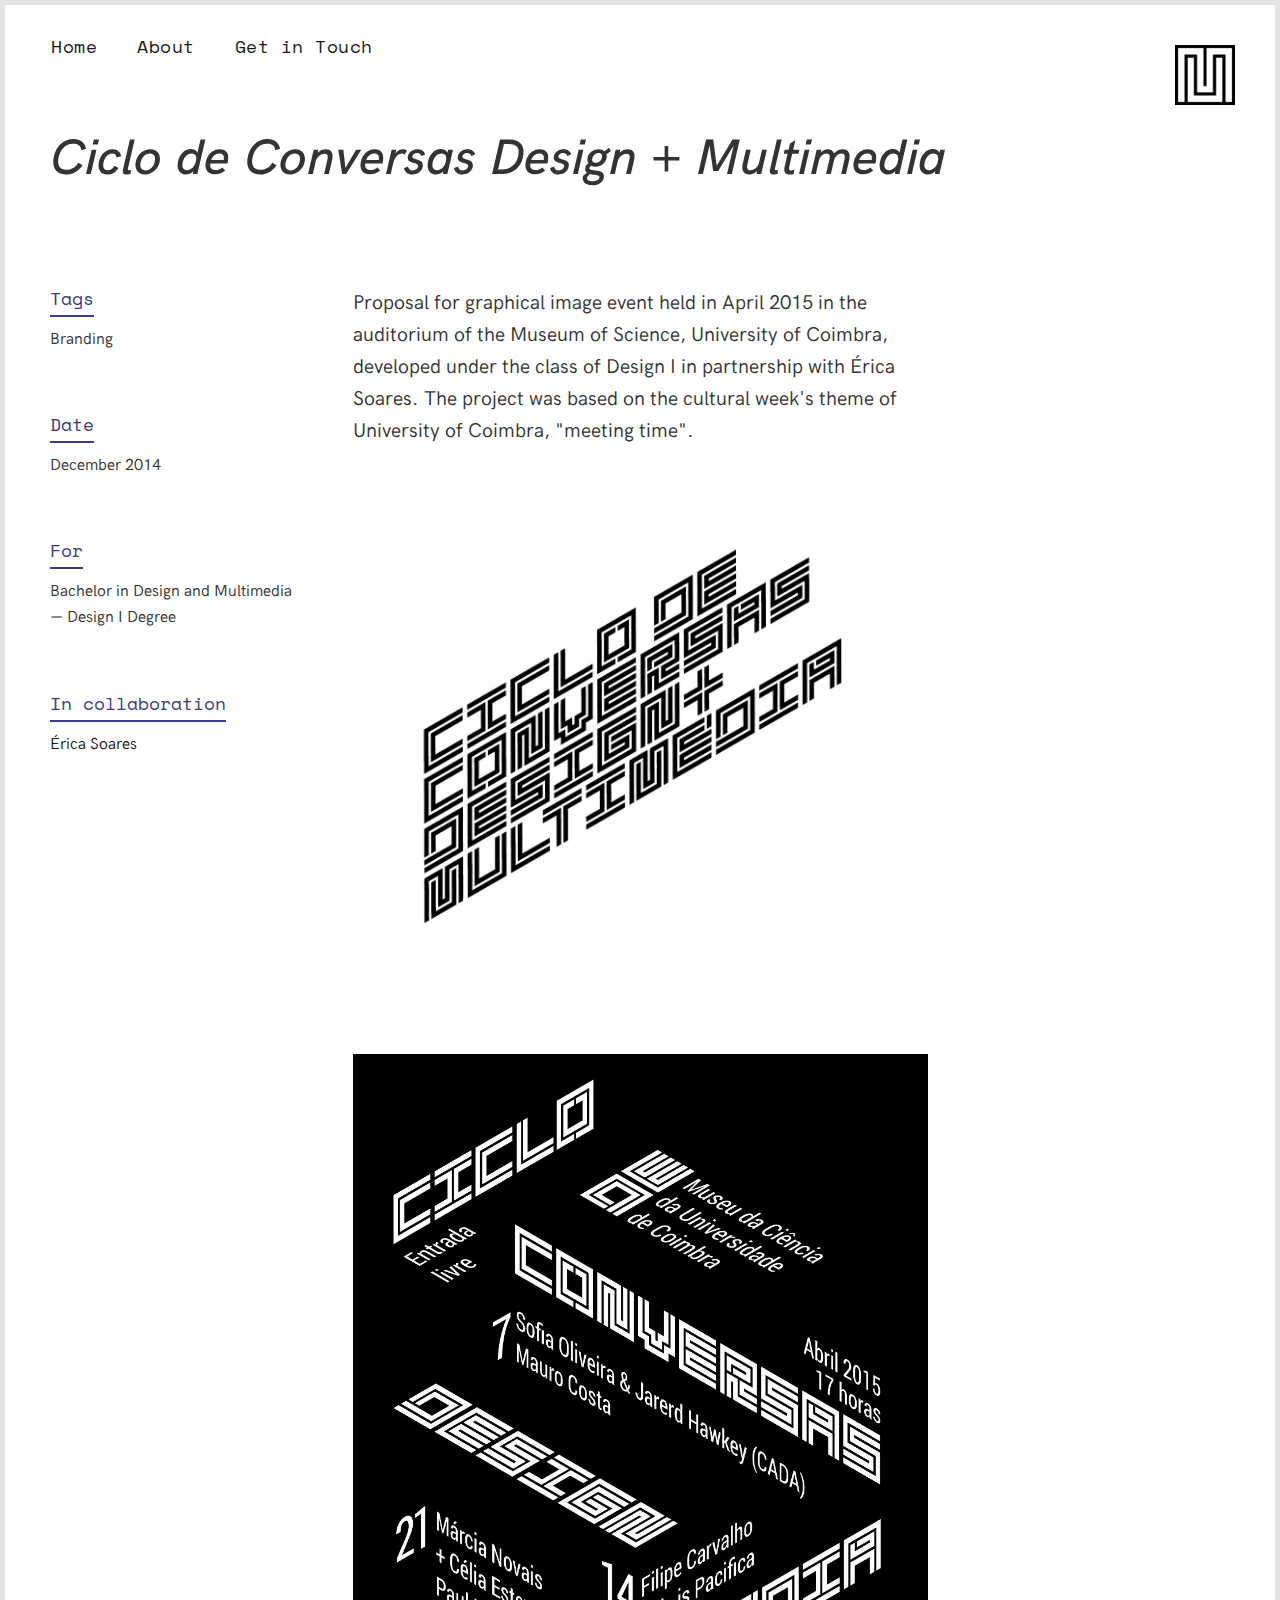
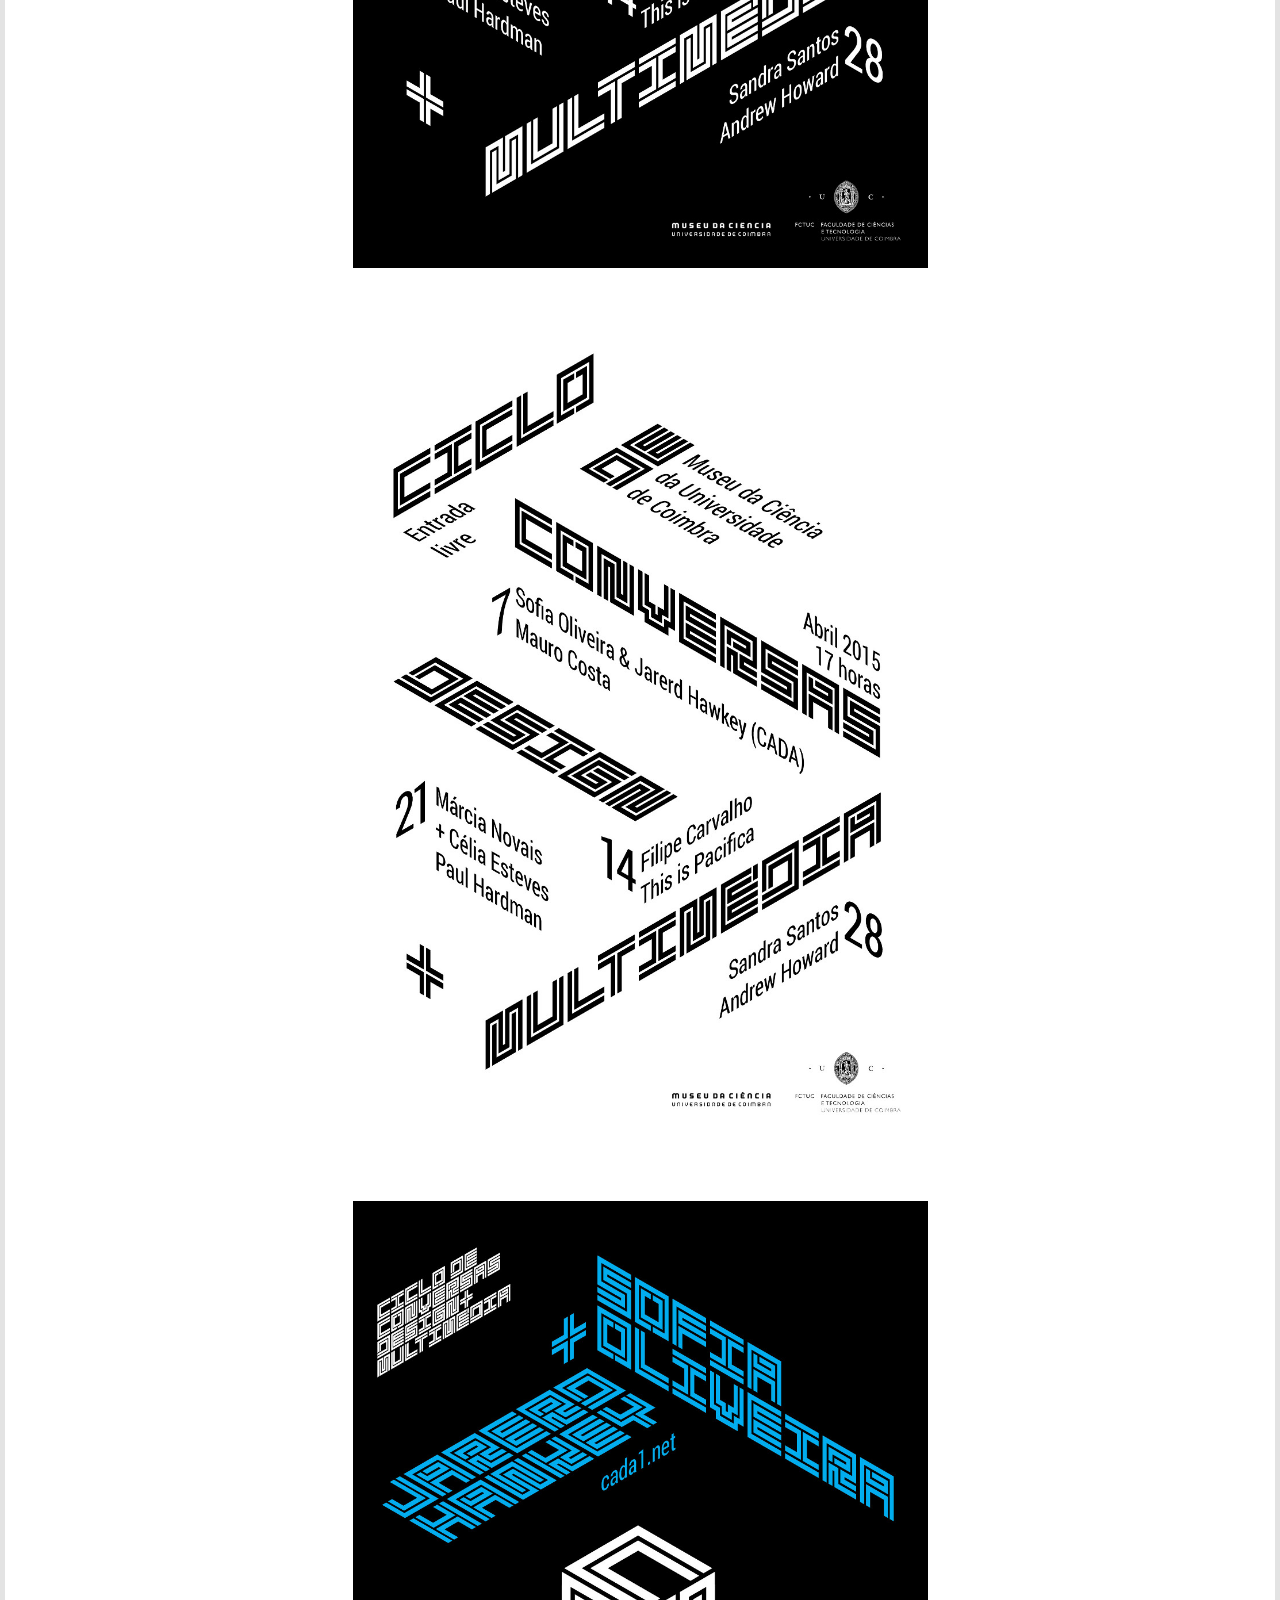
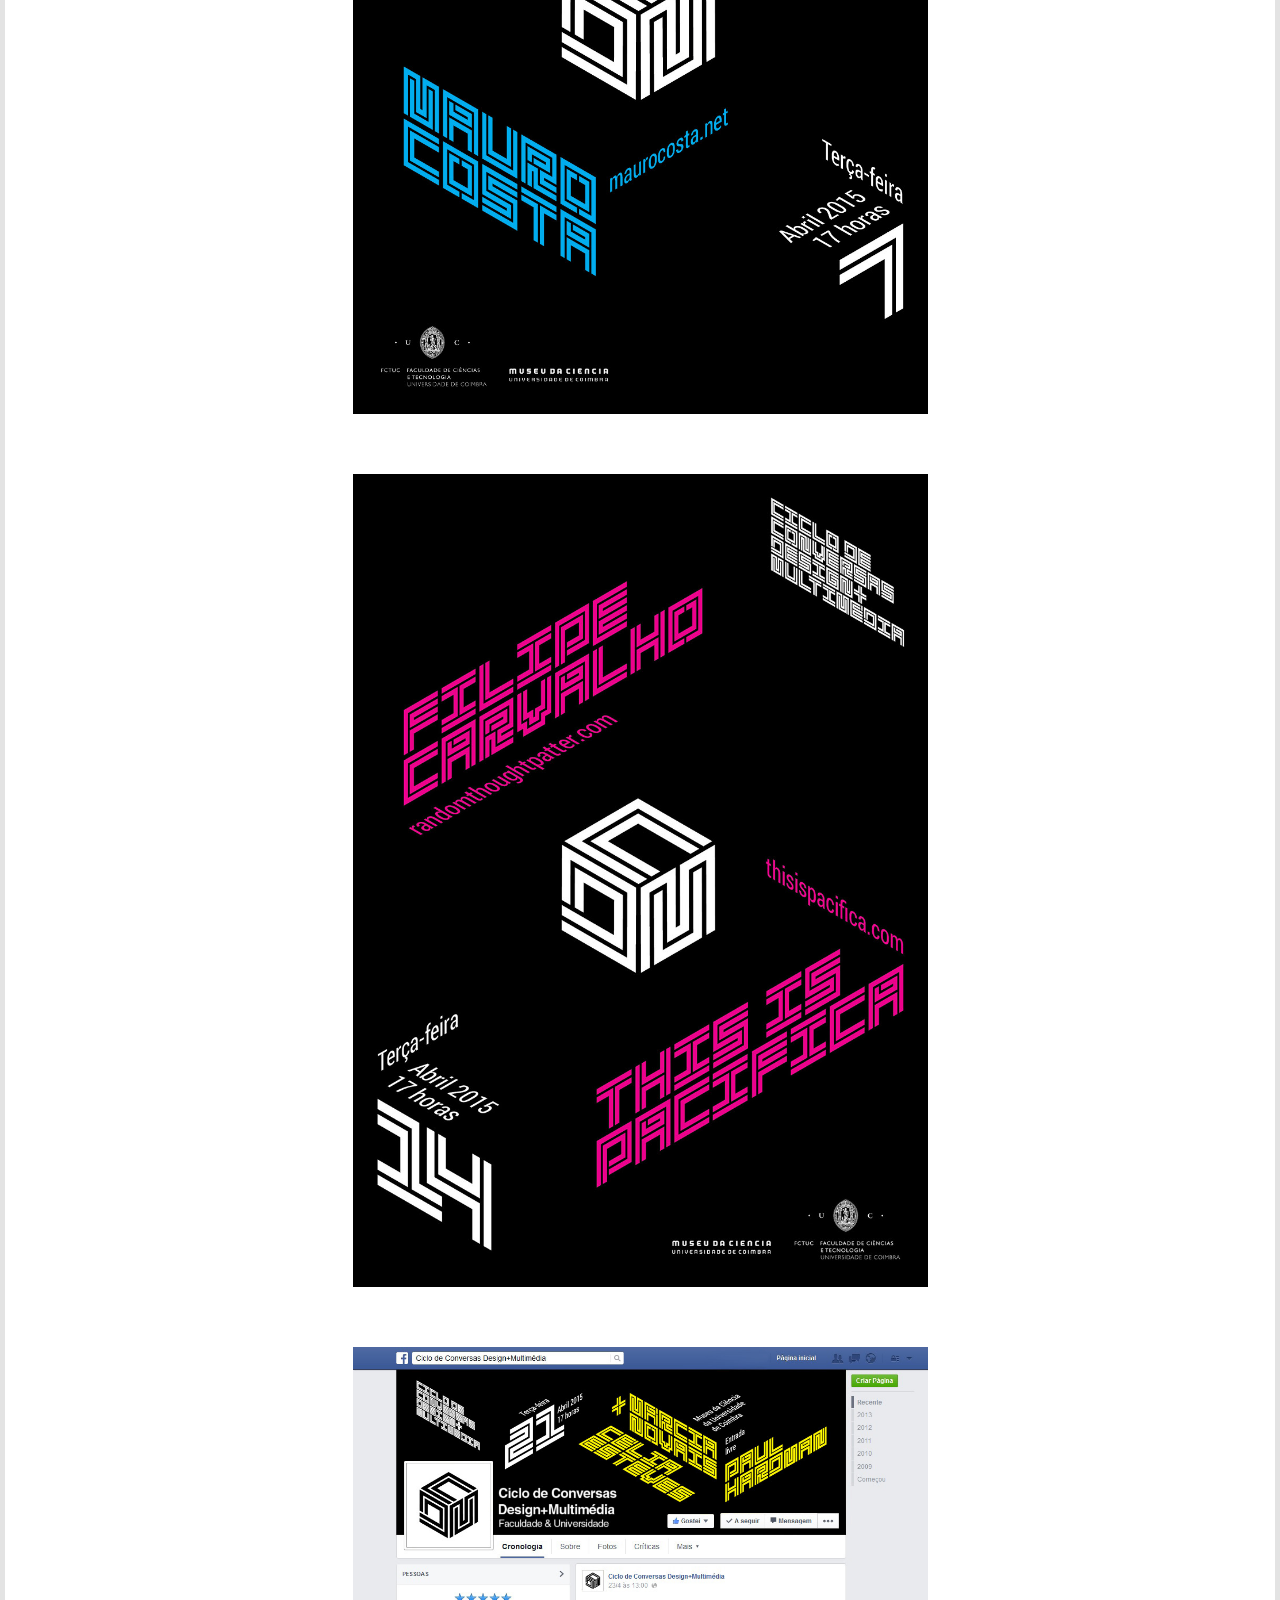
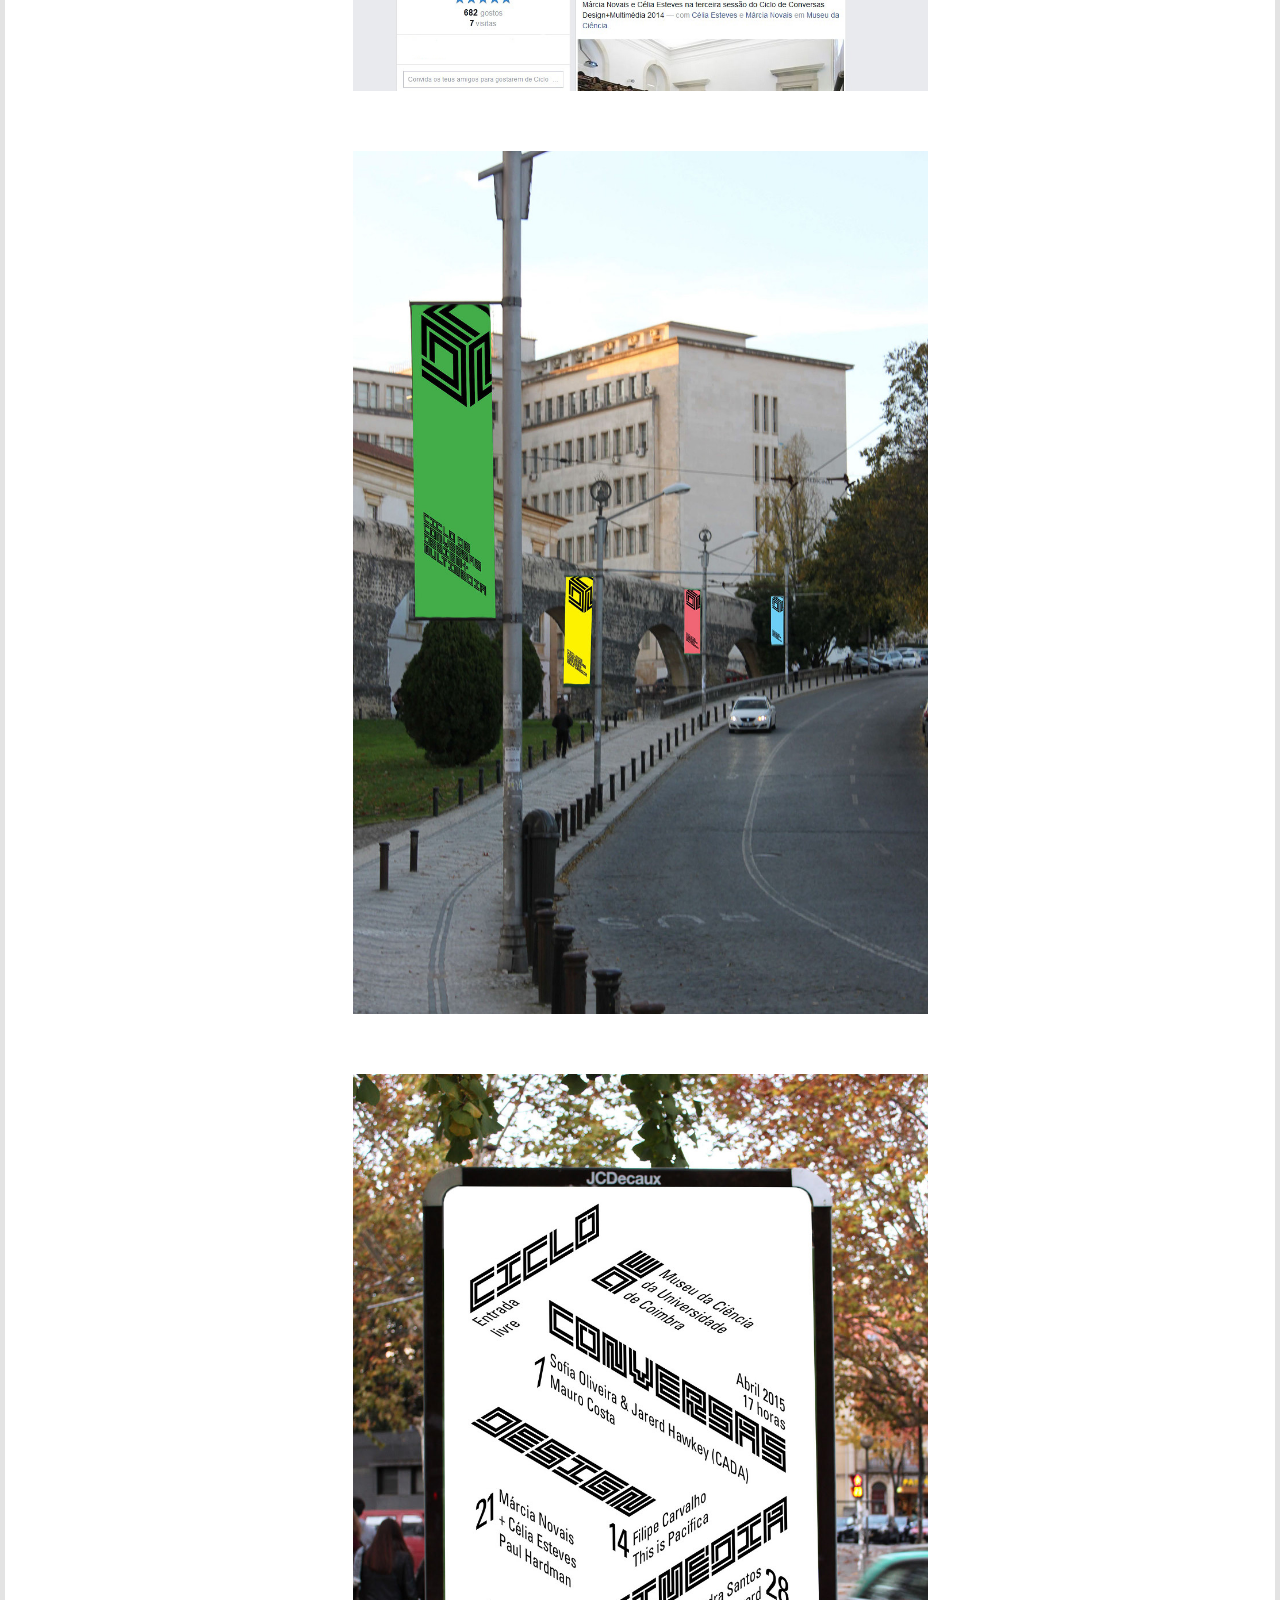
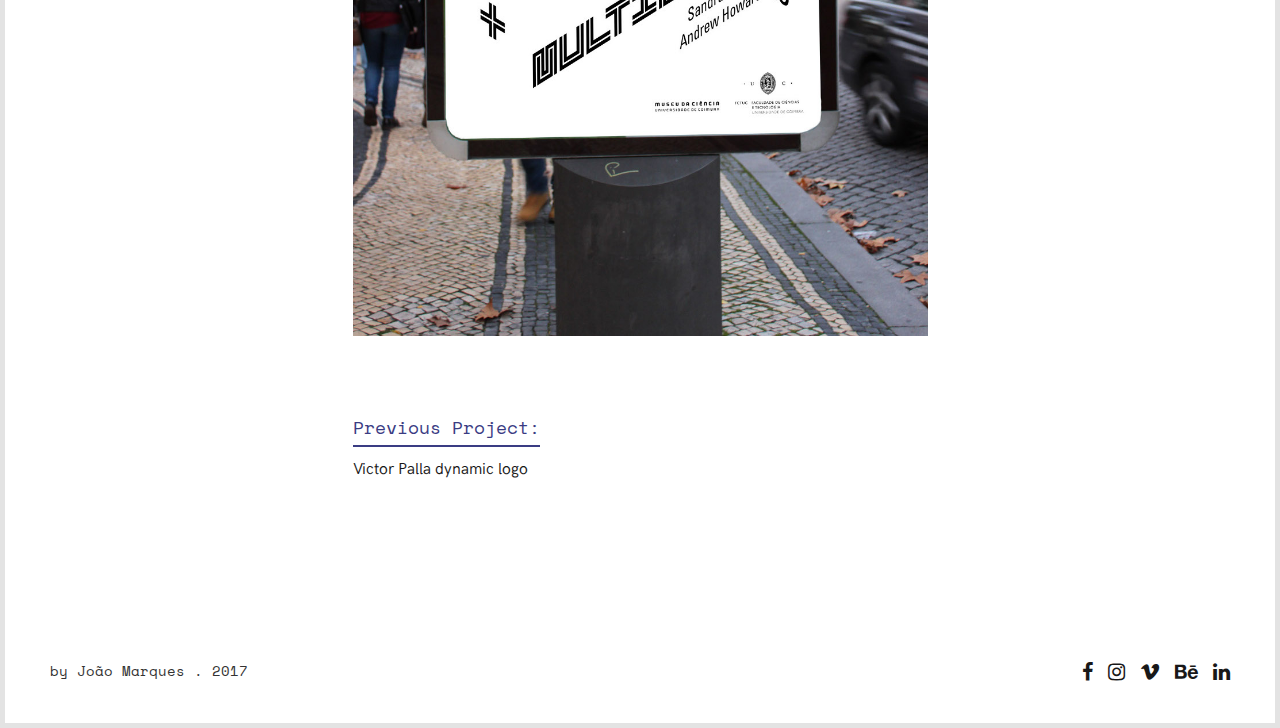
<file: projects/ccdm.html>
<!DOCTYPE html>
<html lang="en">
  <head>
    <meta charset="utf-8">
    <meta http-equiv="X-UA-Compatible" content="IE=edge">
    <meta name="viewport" content="width=device-width, initial-scale=1">
    <meta name="robots" content="noydir, noodp">
    <meta name="description" content="I'm João Marques, a Multimedia Designer.">
      
    <meta name="keywords" content="Design, Multimedia, Coimbra, Web Design, Motion Design, Web, Motion, Editorial Design, Editorial, Branding">
    <meta name="author" content="João Marques 2017">
    <link rel="icon" href="../assets/favicon.ico">
    <meta property="og:image" content="http://joaomarques.altervista.org/assets/thumbnail.png" />
    <meta property="og:title"  content="Ciclo de Conversas Design + Multimedia - João Marques" />
    <meta property="og:url"    content="http://joaomarques.altervista.org" />
    <meta property="og:type"   content="website" />  
    <meta name="twitter:card" content="João Marques — Multimedia Designer" />
    <meta name="twitter:site" content="@joaornmarques" />
    <meta name="twitter:creator" content="joaornmarques" />
    <link rel="canonical" href="http://joaomarques.altervista.org">  

    <title>Ciclo de Conversas Design + Multimedia - João Marques</title>

    <link href="../resources/bootstrap.min.css" rel="stylesheet">
    <link href="../style/main.css" rel="stylesheet">
    <link href="../style/about.css" rel="stylesheet">
    <link href="../style/projects.css" rel="stylesheet">
      
    <link rel="stylesheet" href="../resources/fa/css/font-awesome.min.css">  
    <link href="https://fonts.googleapis.com/css?family=Space+Mono:400,400i" rel="stylesheet">
    
  </head>

  <body class="loading">
      <img class="right-logo logo-rotate" src="../assets/logob.png"/>
    <nav class="navbar navbar--white">
      <div class="container-fluid">
          <ul class="nav navbar-nav">
            <li><a href="../index.html">Home</a></li>
            <li><a href="../about.html">About</a></li>
            <li><a href="../contact.php">Get in Touch</a></li>
          </ul>
        </div>
      </div>
    </nav>

    <div class="container-fluid" id="project">

      <div class="title">
        <h1>Ciclo de Conversas Design + Multimedia</h1>
      </div>
        
        
        
        <div class="text-container">
            
            <!-----------ROW 1--------------------->
            
            <div class="row project--content">
                
                <div class="col-sm-3">
                    <div class="hidden-sm hidden-xs">
                    
                    <div class="about__block about__block--white">
                        <h3>Tags</h3>
                        <p>Branding</p>
                    </div>
                    <div class="about__block about__block--white">
                        <h3>Date</h3>
                        <p>December 2014</p>
                    </div>
                    <div class="about__block about__block--white">
                        <h3>For</h3>
                        <p>Bachelor in Design and Multimedia<br>— Design I Degree</p>
                    </div>
                    <div class="about__block about__block--white">
                        <h3>In collaboration</h3>
                        <a href="https://www.behance.net/ericasoares" target="_blank" class="link-black"><p style="margin-bottom: 0;">Érica Soares</p></a>
                    </div>   
                    </div>
                </div>  
                
                <div class="col-sm-6">

                    <p>Proposal for graphical image event held in April 2015 in the auditorium of the Museum of Science, University of Coimbra, developed under the class of Design I in partnership with Érica Soares. The project was based on the cultural week's theme of University of Coimbra, "meeting time".</p>
                    <section>
                        <a href="../index.html"><img class="right-logo" src="../assets/logob.png"/></a>
                        
                        <img src="../assets/projects/ccdm/ccdm1.jpg"/>

                        <img src="../assets/projects/ccdm/ccdm3.jpg"/>

                        <img src="../assets/projects/ccdm/ccdm4.jpg"/>

                        <img src="../assets/projects/ccdm/ccdm5.jpg"/>

                        <img src="../assets/projects/ccdm/ccdm6.jpg"/>

                        <img src="../assets/projects/ccdm/ccdm7.jpg"/>

                        <img src="../assets/projects/ccdm/ccdm8.jpg"/>

                        <img src="../assets/projects/ccdm/ccdm9.jpg"/>
                        
                    </section>
                    <div class="row margin-top-20">
                    
                        <div class="col-md-6">
                        <div class="about__block about__block--white">
                                <h3>Previous Project:</h3><br>
                                <a href="victor_palla.html" class="link-black"><p>Victor Palla dynamic logo</p></a>
                        </div>
                        </div>
                        
                    </div>

                    
                </div>  
                
            </div>
            
        </div>    
        
        
        
    <footer>
        <div class="footer__text hidden-xs">
            <p>by João Marques . 2017</p>
        </div>    
        <div class="footer__icons footer__icons--white">
            <ul>
                <li><a target="_blank" href="https://www.facebook.com/joaornmarques"><i class="fa fa-facebook" aria-hidden="true"></i></a></li>
                <li><a target="_blank" href="https://www.instagram.com/joaornmarques/"><i class="fa fa-instagram" aria-hidden="true"></i></a></li>
                <li><a target="_blank" href="https://vimeo.com/joaonrmarques"><i class="fa fa-vimeo" aria-hidden="true"></i></a></li>
                <li><a target="_blank" href="https://www.behance.net/joaorafaelmarques"><i class="fa fa-behance" aria-hidden="true"></i></a></li>
                <li><a target="_blank" href="https://www.linkedin.com/in/jo%C3%A3o-marques-90b97211b"><i class="fa fa-linkedin" aria-hidden="true"></i></a></li>
            </ul>
        </div>
    </footer>
    </div><!-- /.container -->


    <!-- Bootstrap core JavaScript
    ================================================== -->
    <!-- Placed at the end of the document so the pages load faster -->
    <script src="https://ajax.googleapis.com/ajax/libs/jquery/1.11.3/jquery.min.js"></script>
    <script src="../resources/bootstrap.min.js"></script>
    
    <script>
        setTimeout(function(){
            $('.title').addClass("title--animated");
        }, 100);
        setTimeout(function(){
            $('.text-container').addClass("text-container--animated");
        }, 400);
        $(window).load(function() {
            $('body').removeClass("loading").addClass('loaded');
            $('.logo-rotate').addClass("logo-rotate__loaded");     
        });  
    </script>
  </body>
</html>
</file>
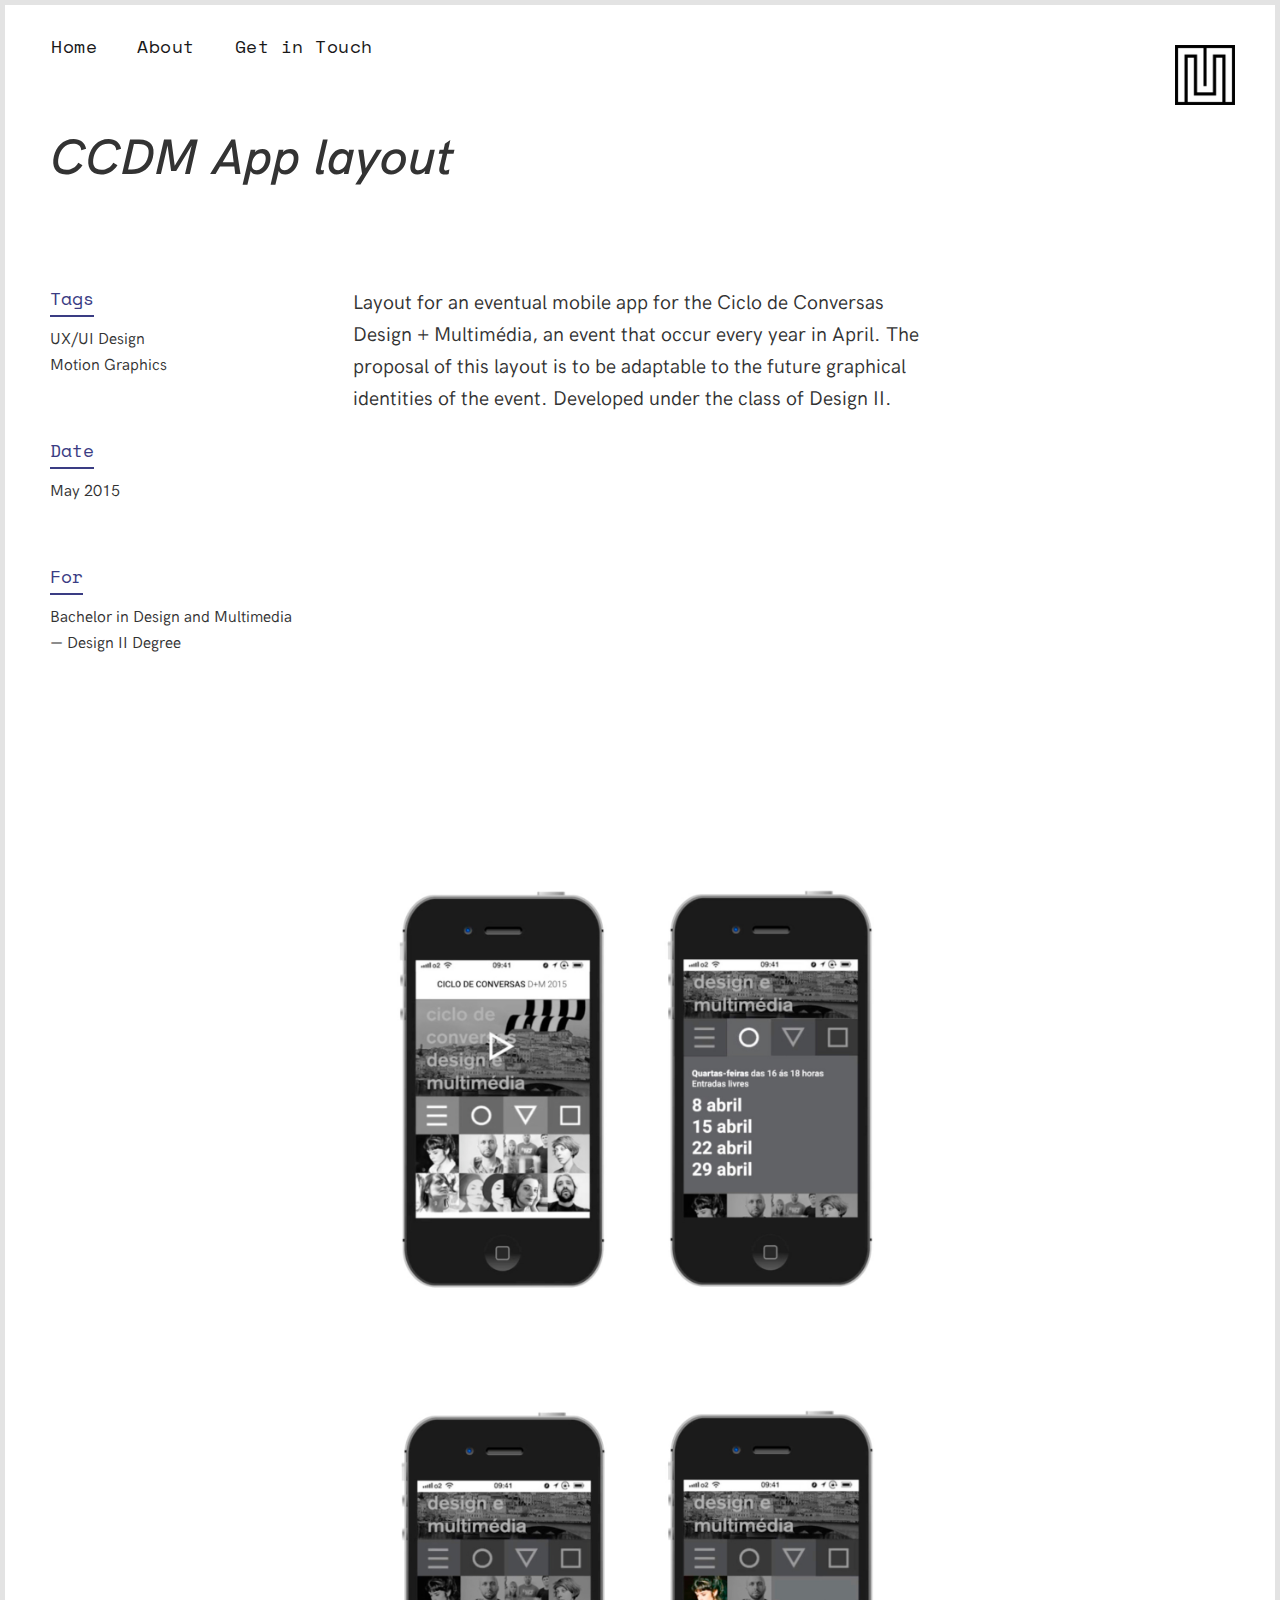
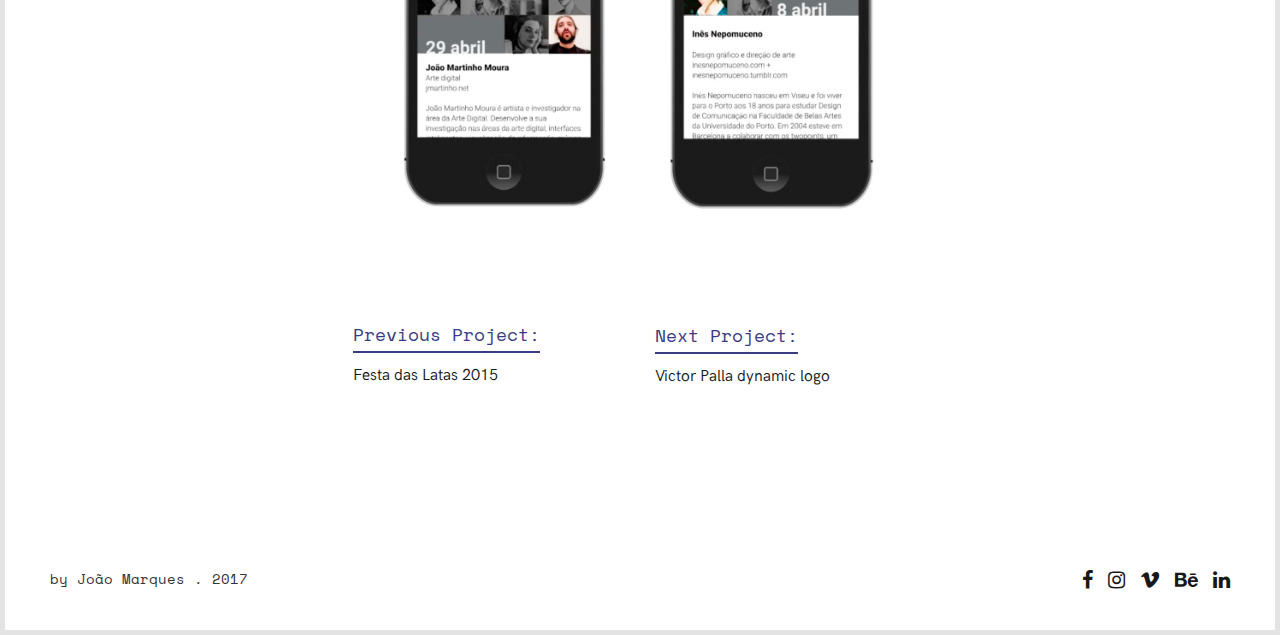
<file: projects/ccdm_app.html>
<!DOCTYPE html>
<html lang="en">
  <head>
    <meta charset="utf-8">
    <meta http-equiv="X-UA-Compatible" content="IE=edge">
    <meta name="viewport" content="width=device-width, initial-scale=1">
    <meta name="robots" content="noydir, noodp">
    <meta name="description" content="I'm João Marques, a Multimedia Designer.">
      
    <meta name="keywords" content="Design, Multimedia, Coimbra, Web Design, Motion Design, Web, Motion, Editorial Design, Editorial, Branding">
    <meta name="author" content="João Marques 2017">
    <link rel="icon" href="../assets/favicon.ico">
    <meta property="og:image" content="http://joaomarques.altervista.org/assets/thumbnail.png" />
    <meta property="og:title"  content="CCDM App layout - João Marques" />
    <meta property="og:url"    content="http://joaomarques.altervista.org" />
    <meta property="og:type"   content="website" />  
    <meta name="twitter:card" content="João Marques — Multimedia Designer" />
    <meta name="twitter:site" content="@joaornmarques" />
    <meta name="twitter:creator" content="joaornmarques" />
    <link rel="canonical" href="http://joaomarques.altervista.org">  

    <title>CCDM App layout - João Marques</title>

    <link href="../resources/bootstrap.min.css" rel="stylesheet">
    <link href="../style/main.css" rel="stylesheet">
    <link href="../style/about.css" rel="stylesheet">
    <link href="../style/projects.css" rel="stylesheet">
      
    <link rel="stylesheet" href="../resources/fa/css/font-awesome.min.css">  
    <link href="https://fonts.googleapis.com/css?family=Space+Mono:400,400i" rel="stylesheet">
    
  </head>

  <body class="loading">
      <img class="right-logo logo-rotate" src="../assets/logob.png"/>
    <nav class="navbar navbar--white">
      <div class="container-fluid">
          <ul class="nav navbar-nav">
            <li><a href="../index.html">Home</a></li>
            <li><a href="../about.html">About</a></li>
            <li><a href="../contact.php">Get in Touch</a></li>
          </ul>
        </div>
      </div>
    </nav>
    

    <div class="container-fluid" id="project">

      <div class="title">
        <h1>CCDM App layout</h1>
      </div>
        
        
        
        <div class="text-container">
            
            <!-----------ROW 1--------------------->
            
            <div class="row project--content">
                
                <div class="col-sm-3">
                    <div class="hidden-sm hidden-xs">
                    
                    <div class="about__block about__block--white">
                        <h3>Tags</h3>
                        <p>UX/UI Design<br>Motion Graphics</p>
                    </div>
                    <div class="about__block about__block--white">
                        <h3>Date</h3>
                        <p>May 2015</p>
                    </div>
                    <div class="about__block about__block--white">
                        <h3>For</h3>
                        <p>Bachelor in Design and Multimedia<br>— Design II Degree</p>
                    </div>
                    </div>
                </div>  
                
                <div class="col-sm-6">

                    <p>Layout for an eventual mobile app for the Ciclo de Conversas Design + Multimédia, an event that occur every year in April. The proposal of this layout is to be adaptable to the future graphical identities of the event. Developed under the class of Design II.</p>
                    <section>
                        <a href="../index.html"><img class="right-logo" src="../assets/logob.png"/></a>
                        <div class='video-container'><iframe src="https://player.vimeo.com/video/150287291?title=0&byline=0&portrait=0" width="500" height="281" frameborder="0" webkitallowfullscreen mozallowfullscreen allowfullscreen></iframe></div>
                    
                        <img src="../assets/projects/ccdm_app/ccdmapp1.jpg"/>
                    
                        <img src="../assets/projects/ccdm_app/ccdmapp2.jpg"/>
                    </section>
                    
                    
                    

                    
                    <div class="row margin-top-20">
                    
                        <div class="col-md-6">
                        <div class="about__block about__block--white">
                                <h3>Previous Project:</h3><br>
                                <a href="festa_das_latas.html" class="link-black"><p>Festa das Latas 2015</p></a>
                        </div>
                        </div>
                        
                        <div class="col-md-6">
                        <div class="about__block about__block--white">
                                <h3>Next Project:</h3>
                                <a href="victor_palla.html" class="link-black"><p>Victor Palla dynamic logo</p></a>
                        </div>
                        </div>
                        
                    </div>

                    
                </div>  
                
            </div>
            
        </div>    
        
        
        
    <footer>
        <div class="footer__text hidden-xs">
            <p>by João Marques . 2017</p>
        </div>    
        <div class="footer__icons footer__icons--white">
            <ul>
                <li><a target="_blank" href="https://www.facebook.com/joaornmarques"><i class="fa fa-facebook" aria-hidden="true"></i></a></li>
                <li><a target="_blank" href="https://www.instagram.com/joaornmarques/"><i class="fa fa-instagram" aria-hidden="true"></i></a></li>
                <li><a target="_blank" href="https://vimeo.com/joaonrmarques"><i class="fa fa-vimeo" aria-hidden="true"></i></a></li>
                <li><a target="_blank" href="https://www.behance.net/joaorafaelmarques"><i class="fa fa-behance" aria-hidden="true"></i></a></li>
                <li><a target="_blank" href="https://www.linkedin.com/in/jo%C3%A3o-marques-90b97211b"><i class="fa fa-linkedin" aria-hidden="true"></i></a></li>
            </ul>
        </div>
    </footer>
    </div><!-- /.container -->


    <!-- Bootstrap core JavaScript
    ================================================== -->
    <!-- Placed at the end of the document so the pages load faster -->
    <script src="https://ajax.googleapis.com/ajax/libs/jquery/1.11.3/jquery.min.js"></script>
    <script src="../resources/bootstrap.min.js"></script>
    
    <script>
        setTimeout(function(){
            $('.title').addClass("title--animated");
        }, 100);
        setTimeout(function(){
            $('.text-container').addClass("text-container--animated");
        }, 400);
        $(window).load(function() {
            $('body').removeClass("loading").addClass('loaded');
            $('.logo-rotate').addClass("logo-rotate__loaded");     
        });  
    </script>
  </body>
</html>
</file>
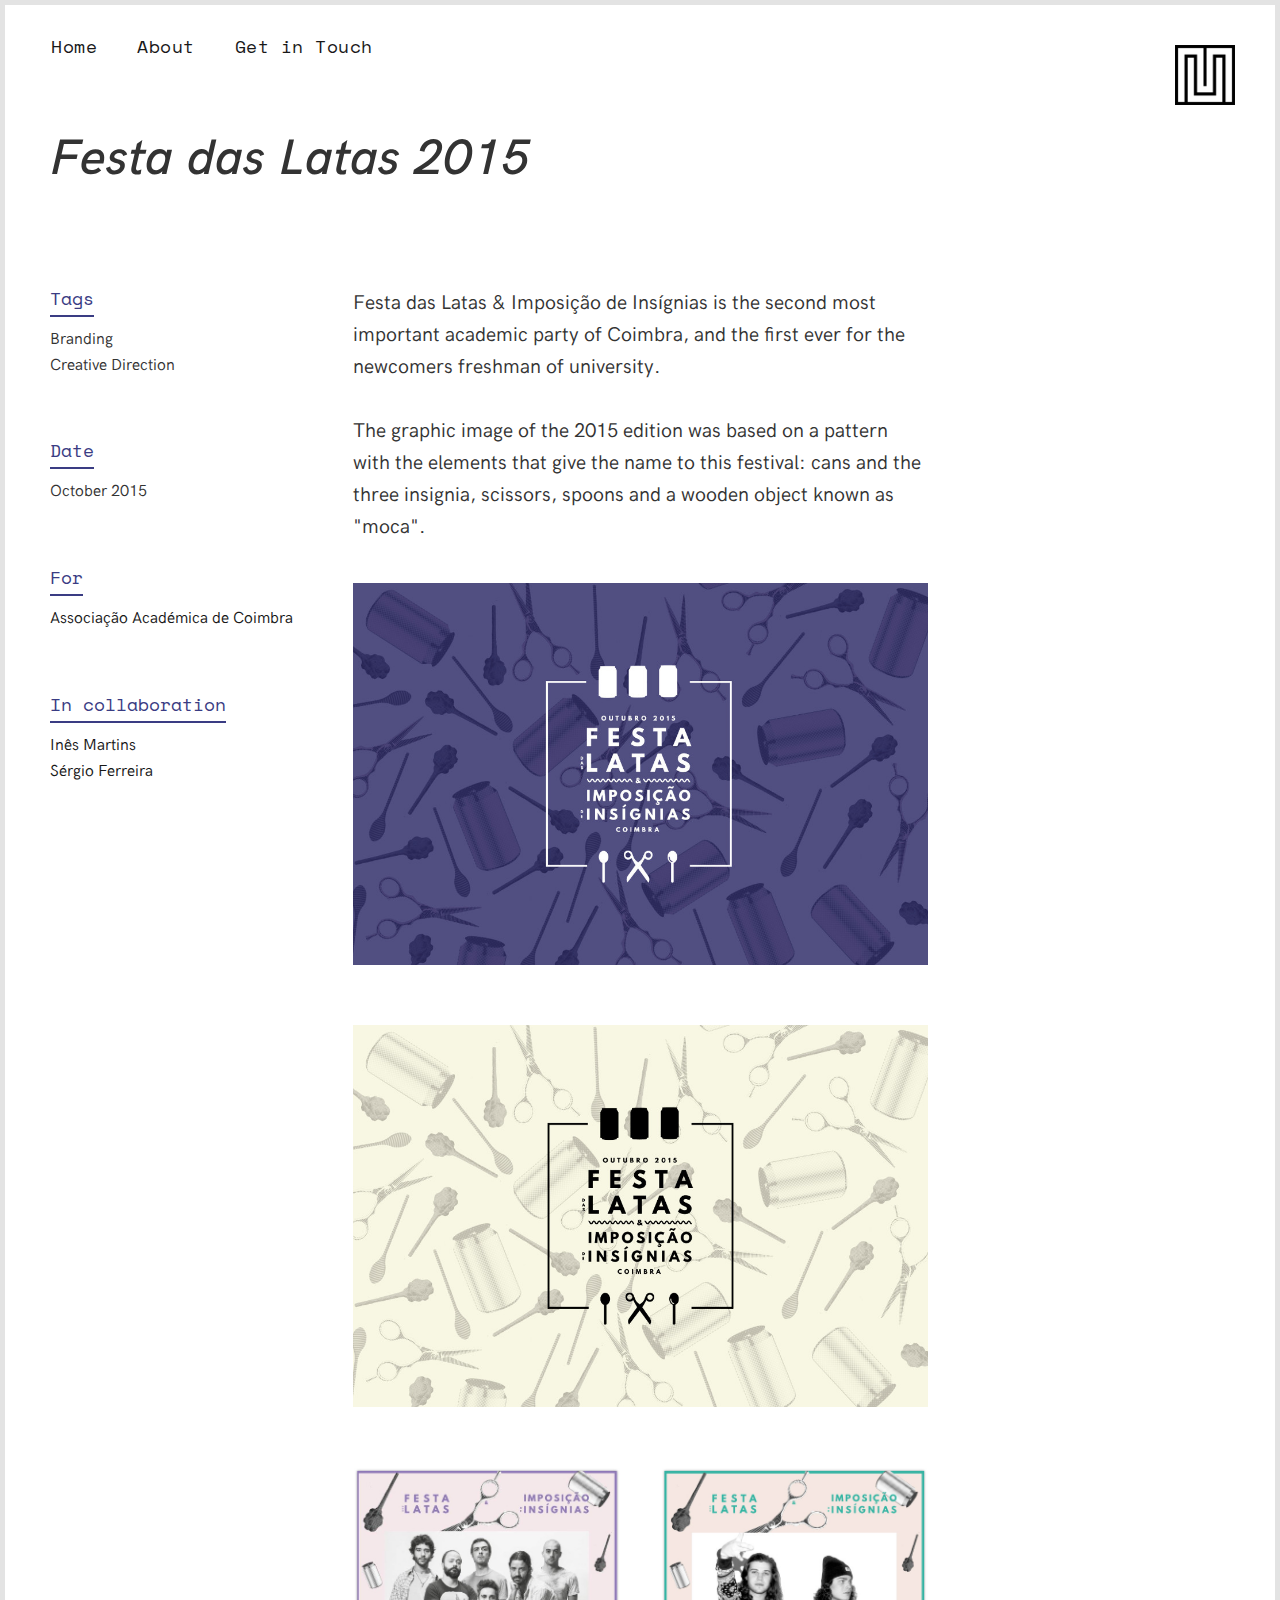
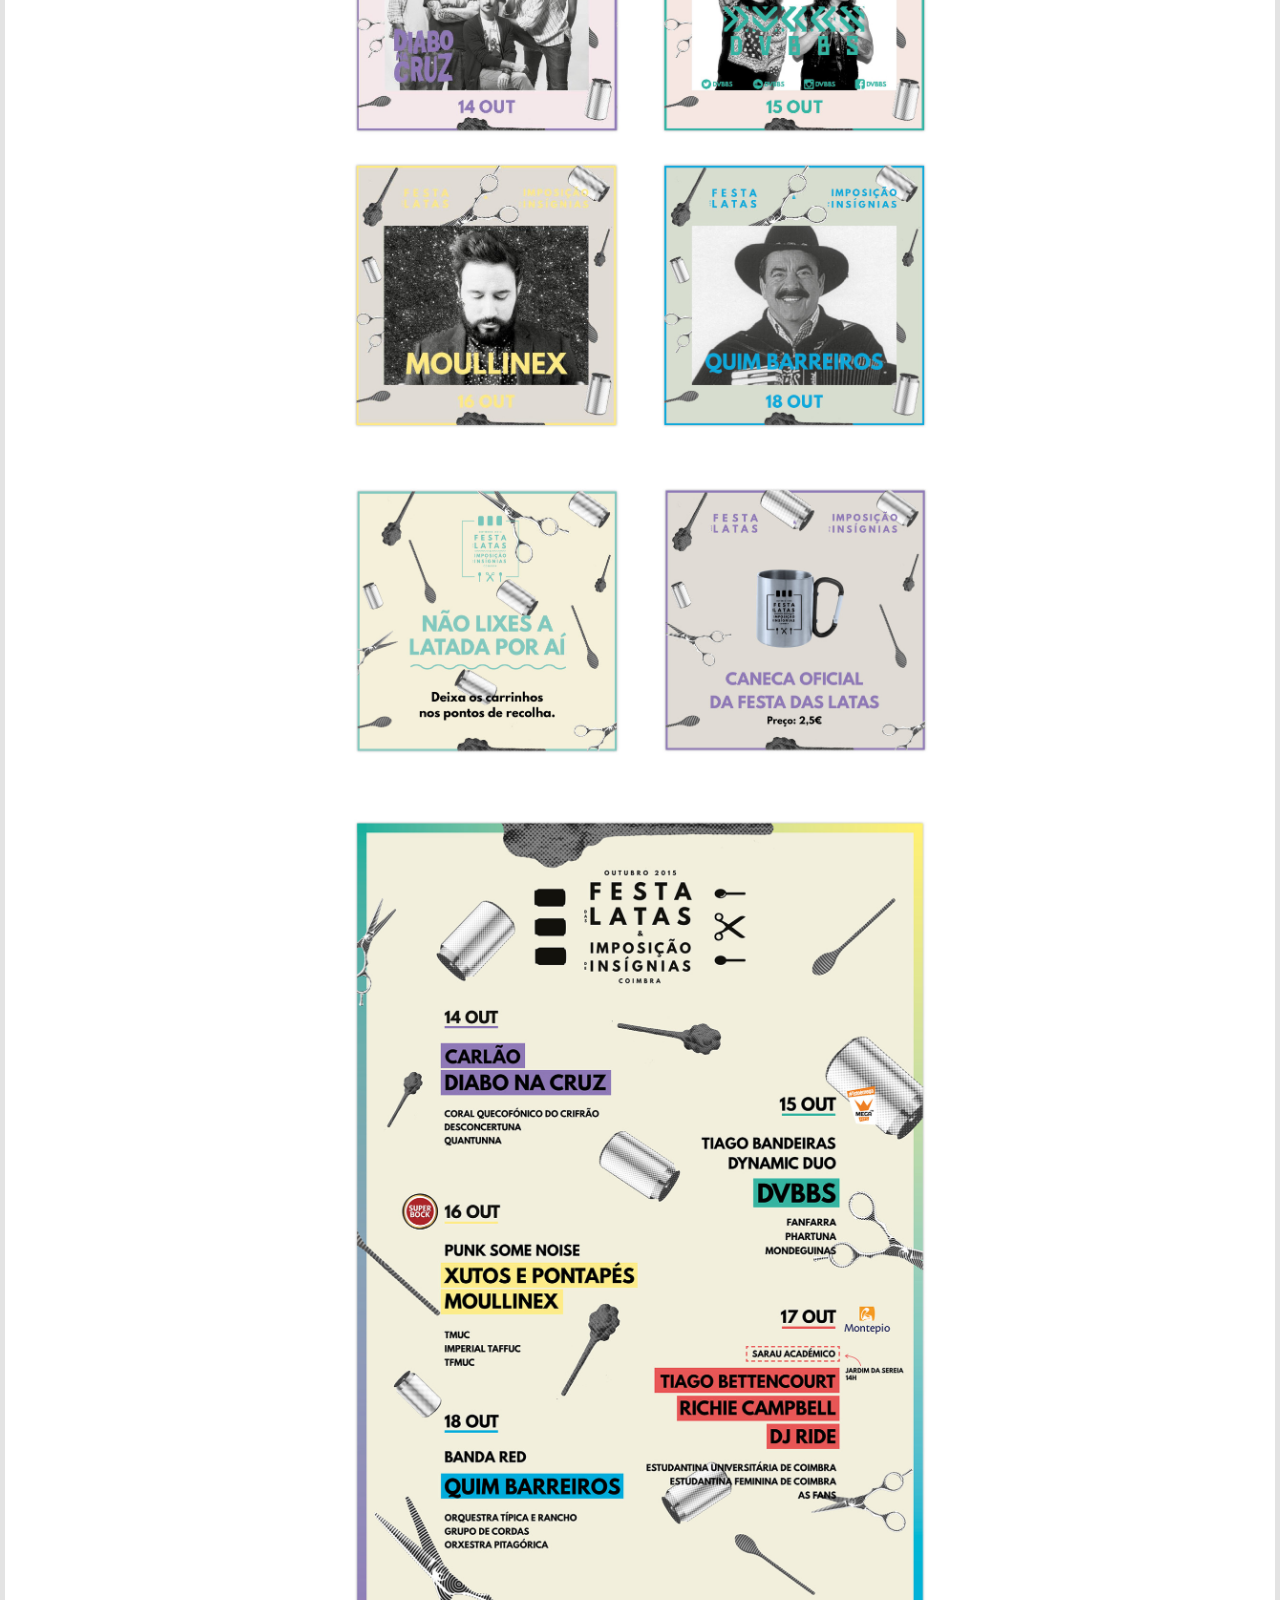
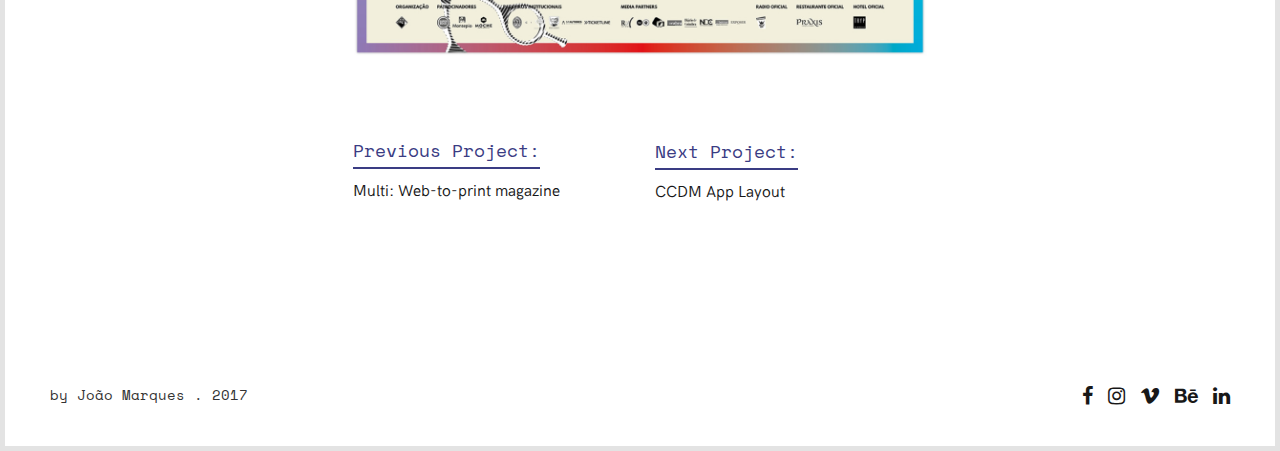
<file: projects/festa_das_latas.html>
<!DOCTYPE html>
<html lang="en">
  <head>
    <meta charset="utf-8">
    <meta http-equiv="X-UA-Compatible" content="IE=edge">
    <meta name="viewport" content="width=device-width, initial-scale=1">
    <meta name="robots" content="noydir, noodp">
    <meta name="description" content="I'm João Marques, a Multimedia Designer.">
      
    <meta name="keywords" content="Design, Multimedia, Coimbra, Web Design, Motion Design, Web, Motion, Editorial Design, Editorial, Branding">
    <meta name="author" content="João Marques 2017">
    <link rel="icon" href="../assets/favicon.ico">
    <meta property="og:image" content="http://joaomarques.altervista.org/assets/thumbnail.png" />
    <meta property="og:title"  content="Festa das Latas 2015 - João Marques" />
    <meta property="og:url"    content="http://joaomarques.altervista.org" />
    <meta property="og:type"   content="website" />  
    <meta name="twitter:card" content="João Marques — Multimedia Designer" />
    <meta name="twitter:site" content="@joaornmarques" />
    <meta name="twitter:creator" content="joaornmarques" />
    <link rel="canonical" href="http://joaomarques.altervista.org">  

    <title>Festa das Latas 2015 - João Marques</title>

    <link href="../resources/bootstrap.min.css" rel="stylesheet">
    <link href="../style/main.css" rel="stylesheet">
    <link href="../style/about.css" rel="stylesheet">
    <link href="../style/projects.css" rel="stylesheet">
      
    <link rel="stylesheet" href="../resources/fa/css/font-awesome.min.css">  
    <link href="https://fonts.googleapis.com/css?family=Space+Mono:400,400i" rel="stylesheet">
    
  </head>

  <body class="loading">
      <img class="right-logo logo-rotate" src="../assets/logob.png"/>
    <nav class="navbar navbar--white">
      <div class="container-fluid">
          <ul class="nav navbar-nav">
            <li><a href="../index.html">Home</a></li>
            <li><a href="../about.html">About</a></li>
            <li><a href="../contact.php">Get in Touch</a></li>
          </ul>
        </div>
      </div>
    </nav>
    

    <div class="container-fluid" id="project">

      <div class="title">
        <h1>Festa das Latas 2015</h1>
      </div>
        
        
        
        <div class="text-container">
            
            <!-----------ROW 1--------------------->
            
            <div class="row project--content">
                
                <div class="col-sm-3">
                    <div class="hidden-sm hidden-xs">
                    
                    <div class="about__block about__block--white">
                        <h3>Tags</h3>
                        <p>Branding<br>Creative Direction</p>
                    </div>
                    <div class="about__block about__block--white">
                        <h3>Date</h3>
                        <p>October 2015</p>
                    </div>
                    <div class="about__block about__block--white">
                        <h3>For</h3>
                        <a href="https://www.facebook.com/DGAAC/" target="_blank" class="link-black"><p>Associação Académica de Coimbra</p></a>
                    </div>
                    <div class="about__block about__block--white">
                        <h3>In collaboration</h3>
                        <a href="https://www.behance.net/inesslvmartins" target="_blank" class="link-black"><p style="margin-bottom: 0;">Inês Martins</p></a>
                        <a href="https://www.behance.net/thridenx" target="_blank" class="link-black"><p>Sérgio Ferreira</p></a>
                    </div>
                        
                    </div>
                </div>  
                
                <div class="col-sm-6">

                    <p>Festa das Latas & Imposição de Insígnias is the second most important academic party of Coimbra, and the first ever for the newcomers freshman of university. <br><br>The graphic image of the 2015 edition was based on a pattern with the elements that give the name to this festival: cans and the three insignia, scissors, spoons and a wooden object known as "moca".</p>
                    
                    <section>
                        <a href="../index.html"><img class="right-logo" src="../assets/logob.png"/></a>
                        
                        <img src="../assets/projects/festa_das_latas/latada1.jpg"/>

                        <img src="../assets/projects/festa_das_latas/latada2.jpg"/>

                        <img src="../assets/projects/festa_das_latas/latada3.jpg"/>

                        <img src="../assets/projects/festa_das_latas/latada4.jpg"/>

                        <img src="../assets/projects/festa_das_latas/latada5.jpg"/>
                    </section>

                    
                    <div class="row margin-top-20">
                    
                        <div class="col-md-6">
                        <div class="about__block about__block--white">
                                <h3>Previous Project:</h3><br>
                                <a href="multi.html" class="link-black"><p>Multi: Web-to-print magazine</p></a>
                        </div>
                        </div>
                        
                        <div class="col-md-6">
                        <div class="about__block about__block--white">
                                <h3>Next Project:</h3>
                                <a href="ccdm_app.html" class="link-black"><p>CCDM App Layout</p></a>
                        </div>
                        </div>
                        
                    </div>

                    
                </div>  
                
            </div>
            
        </div>    
        
        
        
    <footer>
        <div class="footer__text hidden-xs">
            <p>by João Marques . 2017</p>
        </div>    
        <div class="footer__icons footer__icons--white">
            <ul>
                <li><a target="_blank" href="https://www.facebook.com/joaornmarques"><i class="fa fa-facebook" aria-hidden="true"></i></a></li>
                <li><a target="_blank" href="https://www.instagram.com/joaornmarques/"><i class="fa fa-instagram" aria-hidden="true"></i></a></li>
                <li><a target="_blank" href="https://vimeo.com/joaonrmarques"><i class="fa fa-vimeo" aria-hidden="true"></i></a></li>
                <li><a target="_blank" href="https://www.behance.net/joaorafaelmarques"><i class="fa fa-behance" aria-hidden="true"></i></a></li>
                <li><a target="_blank" href="https://www.linkedin.com/in/jo%C3%A3o-marques-90b97211b"><i class="fa fa-linkedin" aria-hidden="true"></i></a></li>
            </ul>
        </div>
    </footer>
    </div><!-- /.container -->


    <!-- Bootstrap core JavaScript
    ================================================== -->
    <!-- Placed at the end of the document so the pages load faster -->
    <script src="https://ajax.googleapis.com/ajax/libs/jquery/1.11.3/jquery.min.js"></script>
    <script src="../resources/bootstrap.min.js"></script>
    
    <script>
        setTimeout(function(){
            $('.title').addClass("title--animated");
        }, 100);
        setTimeout(function(){
            $('.text-container').addClass("text-container--animated");
        }, 400);
        $(window).load(function() {
            $('body').removeClass("loading").addClass('loaded');
            $('.logo-rotate').addClass("logo-rotate__loaded");     
        });  
    </script>
  </body>
</html>
</file>
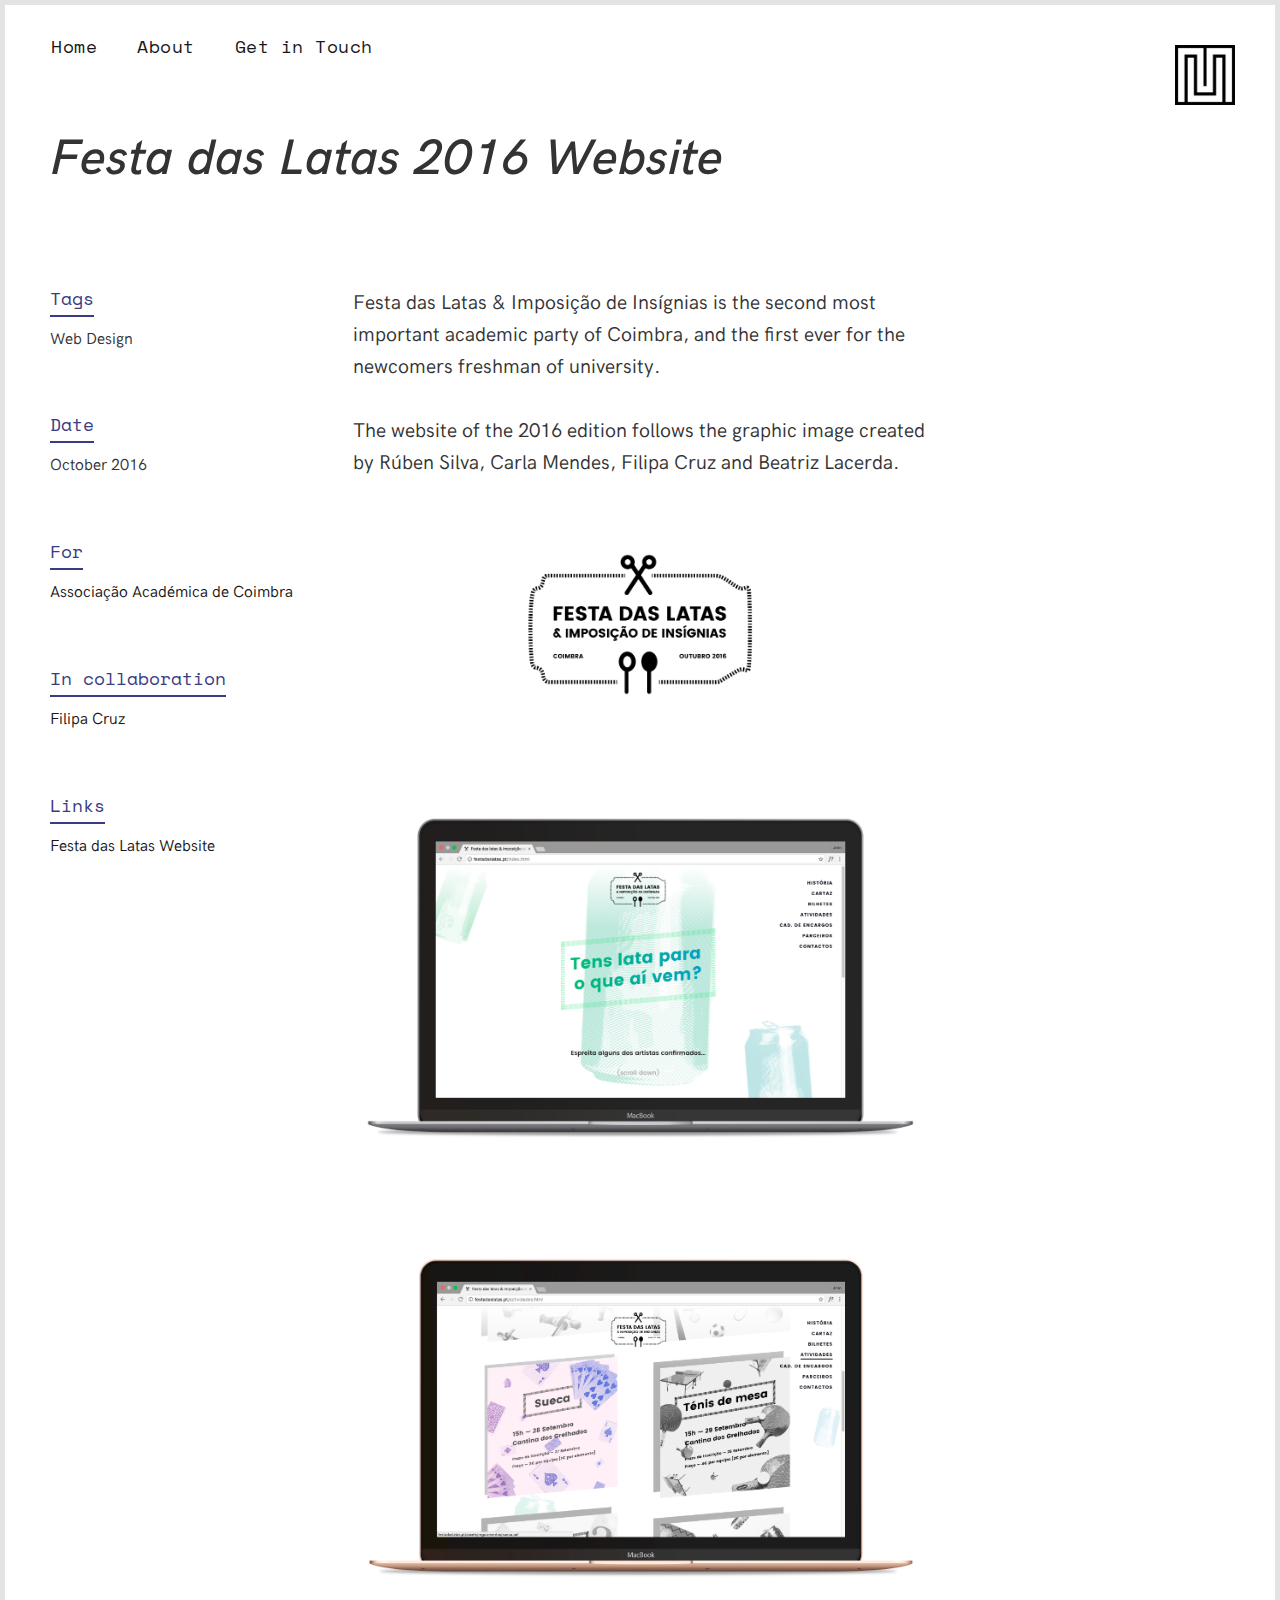
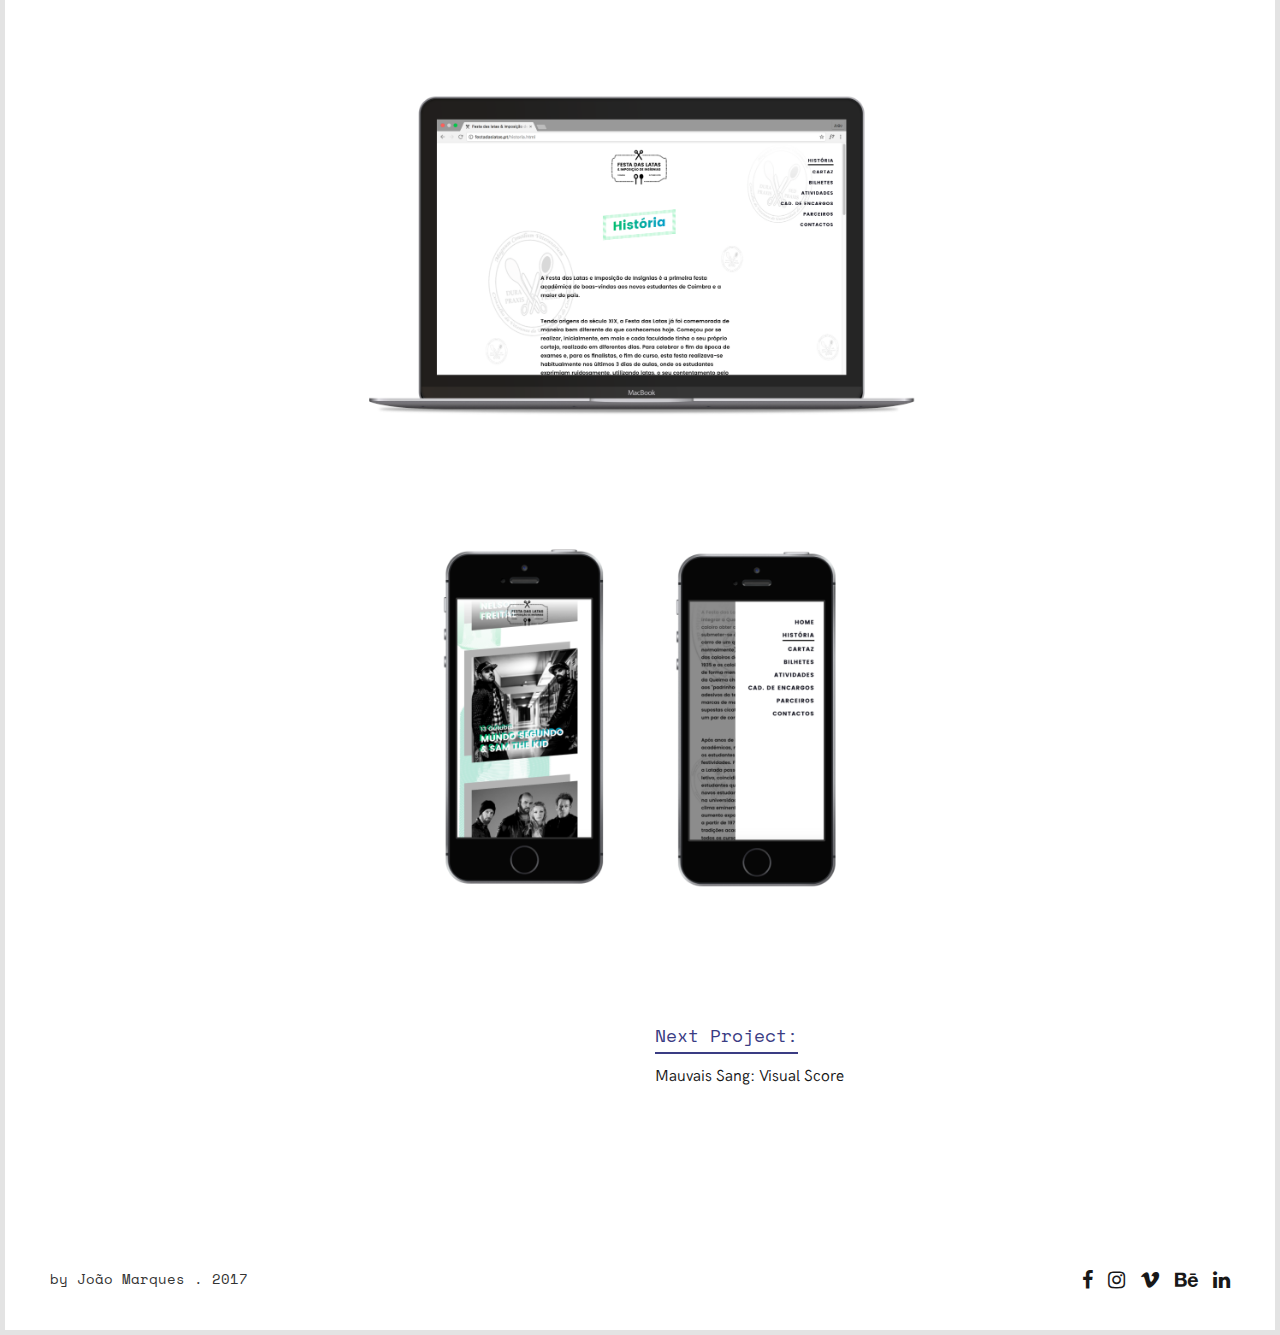
<file: projects/festa_das_latas_16.html>
<!DOCTYPE html>
<html lang="en">
  <head>
    <meta charset="utf-8">
    <meta http-equiv="X-UA-Compatible" content="IE=edge">
    <meta name="viewport" content="width=device-width, initial-scale=1">
    <meta name="robots" content="noydir, noodp">
    <meta name="description" content="I'm João Marques, a Multimedia Designer.">
      
    <meta name="keywords" content="Design, Multimedia, Coimbra, Web Design, Motion Design, Web, Motion, Editorial Design, Editorial, Branding">
    <meta name="author" content="João Marques 2017">
    <link rel="icon" href="../assets/favicon.ico">
    <meta property="og:image" content="http://joaomarques.altervista.org/assets/thumbnail.png" />
    <meta property="og:title"  content="Festa das Latas 2016 Website - João Marques" />
    <meta property="og:url"    content="http://joaomarques.altervista.org" />
    <meta property="og:type"   content="website" />  
    <meta name="twitter:card" content="João Marques — Multimedia Designer" />
    <meta name="twitter:site" content="@joaornmarques" />
    <meta name="twitter:creator" content="joaornmarques" />
    <link rel="canonical" href="http://joaomarques.altervista.org">  
      
    <title>Festa das Latas 2016 Website - João Marques</title>

    <link href="../resources/bootstrap.min.css" rel="stylesheet">
    <link href="../style/main.css" rel="stylesheet">
    <link href="../style/about.css" rel="stylesheet">
    <link href="../style/projects.css" rel="stylesheet">
      
    <link rel="stylesheet" href="../resources/fa/css/font-awesome.min.css">  
    <link href="https://fonts.googleapis.com/css?family=Space+Mono:400,400i" rel="stylesheet">
    
  </head>

  <body class="loading">
      <img class="right-logo logo-rotate" src="../assets/logob.png"/>
    <nav class="navbar navbar--white">
      <div class="container-fluid">
          <ul class="nav navbar-nav">
            <li><a href="../index.html">Home</a></li>
            <li><a href="../about.html">About</a></li>
            <li><a href="../contact.php">Get in Touch</a></li>
          </ul>
        </div>
      </div>
    </nav>
    

    <div class="container-fluid" id="project">

      <div class="title">
        <h1>Festa das Latas 2016 Website</h1>
      </div>
        
        
        
        <div class="text-container">
            
            <!-----------ROW 1--------------------->
            
            <div class="row project--content">
                
                <div class="col-sm-3">
                    <div class="hidden-sm hidden-xs">
                    
                    <div class="about__block about__block--white">
                        <h3>Tags</h3>
                        <p>Web Design</p>
                    </div>
                    <div class="about__block about__block--white">
                        <h3>Date</h3>
                        <p>October 2016</p>
                    </div>
                    <div class="about__block about__block--white">
                        <h3>For</h3>
                        <a href="https://www.facebook.com/DGAAC/" target="_blank" class="link-black"><p>Associação Académica de Coimbra</p></a>
                    </div>
                    <div class="about__block about__block--white">
                        <h3>In collaboration</h3>
                        <a href="https://www.behance.net/afvc33" target="_blank" class="link-black"><p style="margin-bottom: 0;">Filipa Cruz</p></a>
                    </div>
                    <div class="about__block about__block--white">
                        <h3>Links</h3>
                        <a href="http://festadaslatas.pt/" target="_blank" class="link-black"><p>Festa das Latas Website</p></a>
                    </div>    
                        
                    </div>
                </div>  
                
                <div class="col-sm-6">

                    <p>Festa das Latas & Imposição de Insígnias is the second most important academic party of Coimbra, and the first ever for the newcomers freshman of university. <br><br>The website of the 2016 edition follows the graphic image created by Rúben Silva, Carla Mendes, Filipa Cruz and Beatriz Lacerda.</p>
                    
                    <section>   
                        <a href="../index.html"><img class="right-logo" src="../assets/logob.png"/></a>

                        <img src="../assets/projects/festa_das_latas_16/latada16_1.png"/>

                        <img src="../assets/projects/festa_das_latas_16/latada16_2.png"/>

                        <img src="../assets/projects/festa_das_latas_16/latada16_3.png"/>

                        <img src="../assets/projects/festa_das_latas_16/latada16_4.png"/>

                        <img src="../assets/projects/festa_das_latas_16/latada16_5.png"/>
                    </section>

                    
                    <div class="row margin-top-20">
                    
                        <div class="col-md-6">
                        </div>
                        
                        <div class="col-md-6">
                        <div class="about__block about__block--white">
                                <h3>Next Project:</h3>
                                <a href="mauvais_sang.html" class="link-black"><p>Mauvais Sang: Visual Score</p></a>
                        </div>
                        </div>
                        
                    </div>

                    
                </div>  
                
            </div>
            
        </div>    
        
        
        
    <footer>
        <div class="footer__text hidden-xs">
            <p>by João Marques . 2017</p>
        </div>    
        <div class="footer__icons footer__icons--white">
            <ul>
                <li><a target="_blank" href="https://www.facebook.com/joaornmarques"><i class="fa fa-facebook" aria-hidden="true"></i></a></li>
                <li><a target="_blank" href="https://www.instagram.com/joaornmarques/"><i class="fa fa-instagram" aria-hidden="true"></i></a></li>
                <li><a target="_blank" href="https://vimeo.com/joaonrmarques"><i class="fa fa-vimeo" aria-hidden="true"></i></a></li>
                <li><a target="_blank" href="https://www.behance.net/joaorafaelmarques"><i class="fa fa-behance" aria-hidden="true"></i></a></li>
                <li><a target="_blank" href="https://www.linkedin.com/in/jo%C3%A3o-marques-90b97211b"><i class="fa fa-linkedin" aria-hidden="true"></i></a></li>
            </ul>
        </div>
    </footer>
    </div><!-- /.container -->


    <!-- Bootstrap core JavaScript
    ================================================== -->
    <!-- Placed at the end of the document so the pages load faster -->
    <script src="https://ajax.googleapis.com/ajax/libs/jquery/1.11.3/jquery.min.js"></script>
    <script src="../resources/bootstrap.min.js"></script>
    
    <script>
        setTimeout(function(){
            $('.title').addClass("title--animated");
        }, 100);
        setTimeout(function(){
            $('.text-container').addClass("text-container--animated");
        }, 400);
        $(window).load(function() {
            $('body').removeClass("loading").addClass('loaded');
            $('.logo-rotate').addClass("logo-rotate__loaded");     
        });  
    </script>
  </body>
</html>
</file>
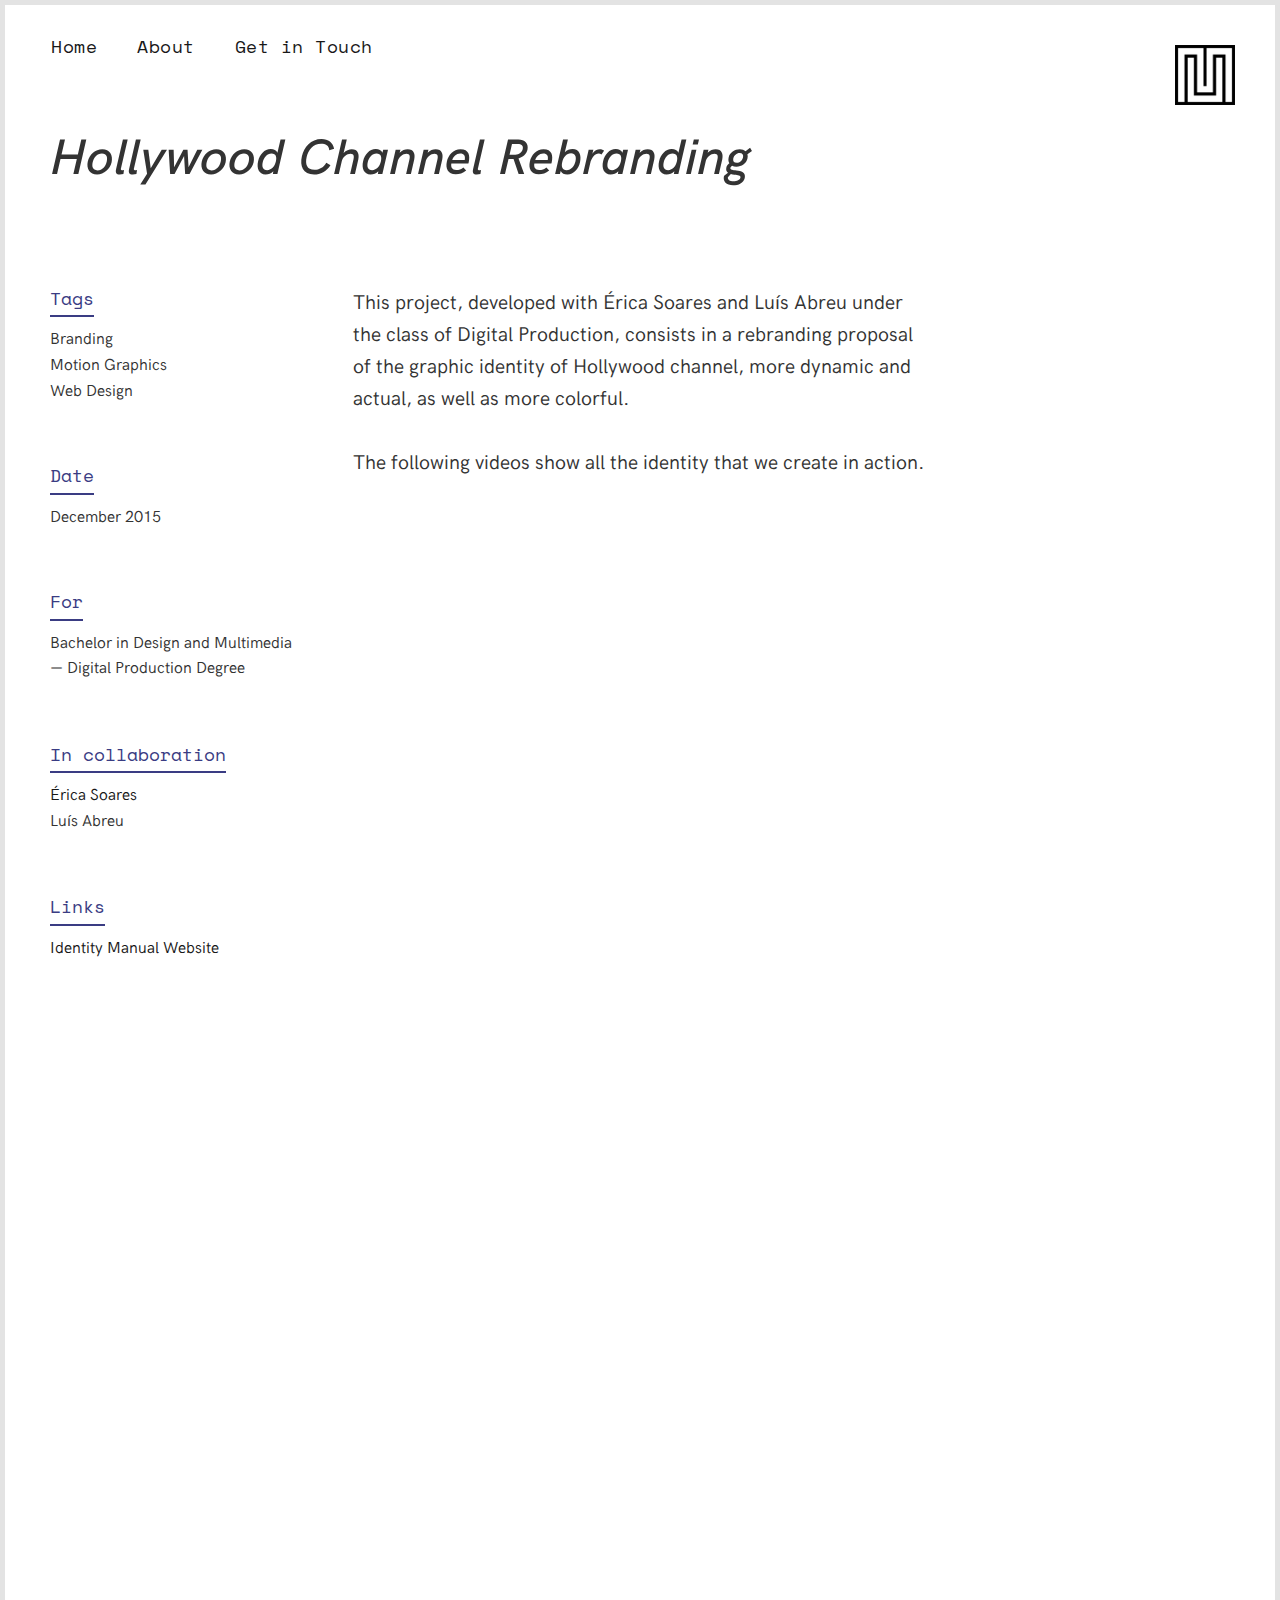
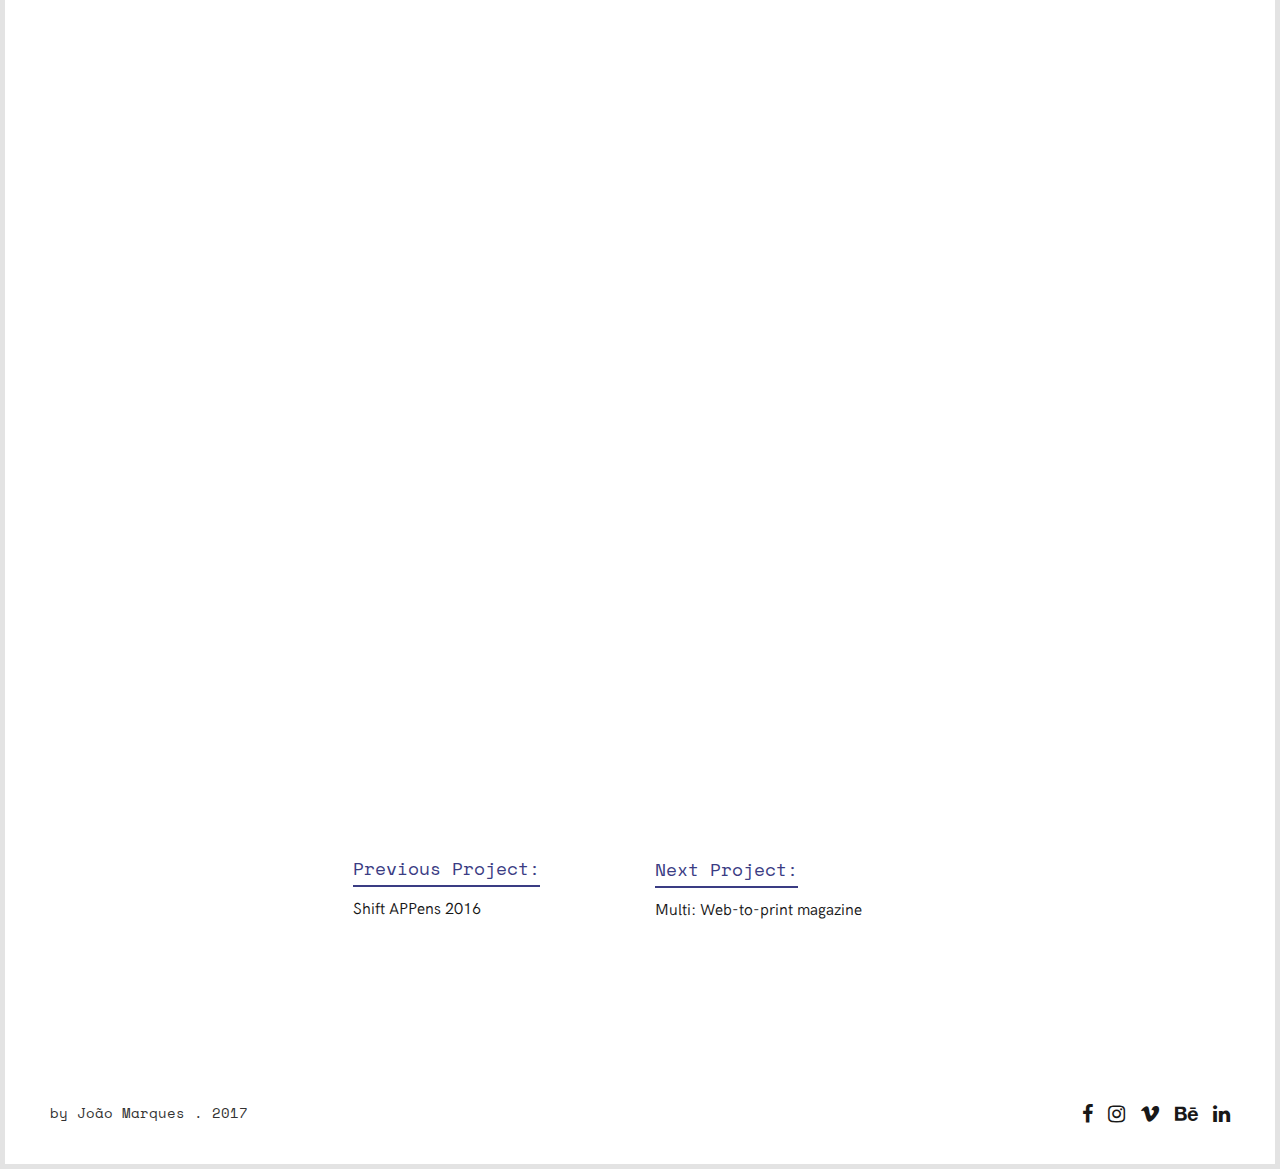
<file: projects/hollywood.html>
<!DOCTYPE html>
<html lang="en">
  <head>
    <meta charset="utf-8">
    <meta http-equiv="X-UA-Compatible" content="IE=edge">
    <meta name="viewport" content="width=device-width, initial-scale=1">
    <meta name="robots" content="noydir, noodp">
    <meta name="description" content="I'm João Marques, a Multimedia Designer.">
      
    <meta name="keywords" content="Design, Multimedia, Coimbra, Web Design, Motion Design, Web, Motion, Editorial Design, Editorial, Branding">
    <meta name="author" content="João Marques 2017">
    <link rel="icon" href="../assets/favicon.ico">
    <meta property="og:image" content="http://joaomarques.altervista.org/assets/thumbnail.png" />
    <meta property="og:title"  content="Hollywood Channel Rebranding - João Marques" />
    <meta property="og:url"    content="http://joaomarques.altervista.org" />
    <meta property="og:type"   content="website" />  
    <meta name="twitter:card" content="João Marques — Multimedia Designer" />
    <meta name="twitter:site" content="@joaornmarques" />
    <meta name="twitter:creator" content="joaornmarques" />
    <link rel="canonical" href="http://joaomarques.altervista.org">   

    <title>Hollywood Channel Rebranding - João Marques</title>

    <link href="../resources/bootstrap.min.css" rel="stylesheet">
    <link href="../style/main.css" rel="stylesheet">
    <link href="../style/about.css" rel="stylesheet">
    <link href="../style/projects.css" rel="stylesheet">
      
    <link rel="stylesheet" href="../resources/fa/css/font-awesome.min.css">  
    <link href="https://fonts.googleapis.com/css?family=Space+Mono:400,400i" rel="stylesheet">
    
  </head>

  <body class="loading">
      <img class="right-logo logo-rotate" src="../assets/logob.png"/>
      
    <nav class="navbar navbar--white">
      <div class="container-fluid">
          <ul class="nav navbar-nav">
            <li><a href="../index.html">Home</a></li>
            <li><a href="../about.html">About</a></li>
            <li><a href="../contact.php">Get in Touch</a></li>
          </ul>
        </div>
      </div>
    </nav>
    
    
    

    <div class="container-fluid" id="project">

      <div class="title">
        <h1>Hollywood Channel Rebranding</h1>
      </div>
        
        
        
        <div class="text-container">
            
            <!-----------ROW 1--------------------->
            
            <div class="row project--content">
                
                <div class="col-sm-3">
                    <div class="hidden-sm hidden-xs">
                    
                    <div class="about__block about__block--white">
                        <h3>Tags</h3>
                        <p>Branding <br>Motion Graphics <br>Web Design</p>
                    </div>
                    <div class="about__block about__block--white">
                        <h3>Date</h3>
                        <p>December 2015</p>
                    </div>
                    <div class="about__block about__block--white">
                        <h3>For</h3>
                        <p>Bachelor in Design and Multimedia<br>— Digital Production Degree</p>
                    </div>
                    <div class="about__block about__block--white">
                        <h3>In collaboration</h3>
                        <a href="https://www.behance.net/ericasoares" target="_blank" class="link-black"><p style="margin-bottom: 0;">Érica Soares</p></a>
                        <p>Luís Abreu</p>
                    </div>
                    <div class="about__block about__block--white">
                        <h3>Links</h3>
                        <a href="https://student.dei.uc.pt/~jrnm/hollywood/" target="_blank" class="link-black"><p>Identity Manual Website</p></a>
                    </div>
                    </div>
                </div>  
                
                <div class="col-sm-6">
                    
                    <p>This project, developed with Érica Soares and Luís Abreu under the class of Digital Production, consists in a rebranding proposal of the graphic identity of Hollywood channel, more dynamic and actual, as well as more colorful.<br><br>The following videos show all the identity that we create in action.<br><br></p>
                    
                    <section>   
                    <a href="../index.html"><img class="right-logo" src="../assets/logob.png"/></a>   
                    <div class='video-container'><iframe src="https://player.vimeo.com/video/148725817?title=0&byline=0&portrait=0" width="500" height="281" frameborder="0" webkitallowfullscreen mozallowfullscreen allowfullscreen></iframe></div>
                
                    <div class='video-container'><iframe src="https://player.vimeo.com/video/146763629?title=0&byline=0&portrait=0" width="500" height="281" frameborder="0" webkitallowfullscreen mozallowfullscreen allowfullscreen></iframe></div>

                    <div class='video-container'><iframe src="https://player.vimeo.com/video/146764284?title=0&byline=0&portrait=0" width="500" height="281" frameborder="0" webkitallowfullscreen mozallowfullscreen allowfullscreen></iframe></div>

                    <div class='video-container'><iframe src="https://player.vimeo.com/video/146764056?title=0&byline=0&portrait=0" width="500" height="281" frameborder="0" webkitallowfullscreen mozallowfullscreen allowfullscreen></iframe></div>

                    <div class='video-container'><iframe src="https://player.vimeo.com/video/146763824?title=0&byline=0&portrait=0" width="500" height="281" frameborder="0" webkitallowfullscreen mozallowfullscreen allowfullscreen></iframe></div>

                    <div class='video-container'><iframe src="https://player.vimeo.com/video/145079561?title=0&byline=0&portrait=0" width="500" height="281" frameborder="0" webkitallowfullscreen mozallowfullscreen allowfullscreen></iframe></div>

                    <div class='video-container'><iframe src="https://player.vimeo.com/video/145077459?title=0&byline=0&portrait=0" width="500" height="281" frameborder="0" webkitallowfullscreen mozallowfullscreen allowfullscreen></iframe></div>

                    <div class='video-container'><iframe src="https://player.vimeo.com/video/145064893?title=0&byline=0&portrait=0" width="500" height="281" frameborder="0" webkitallowfullscreen mozallowfullscreen allowfullscreen></iframe></div>

                    <div class='video-container'><iframe src="https://player.vimeo.com/video/145072480?title=0&byline=0&portrait=0" width="500" height="281" frameborder="0" webkitallowfullscreen mozallowfullscreen allowfullscreen></iframe></div>
                    </section>
                    
                    <div class="row margin-top-20">
                    
                        <div class="col-md-6">
                        <div class="about__block about__block--white">
                                <h3>Previous Project:</h3><br>
                                <a href="shift_appens.html" class="link-black"><p>Shift APPens 2016</p></a>
                        </div>
                        </div>
                        
                        <div class="col-md-6">
                        <div class="about__block about__block--white">
                                <h3>Next Project:</h3>
                                <a href="multi.html" class="link-black"><p>Multi: Web-to-print magazine</p></a>
                        </div>
                        </div>
                        
                    </div>
                    
                    
                </div>  
                
            </div>
            
        </div>    
        
        
        
    <footer>
        <div class="footer__text hidden-xs">
            <p>by João Marques . 2017</p>
        </div>    
        <div class="footer__icons footer__icons--white">
            <ul>
                <li><a target="_blank" href="https://www.facebook.com/joaornmarques"><i class="fa fa-facebook" aria-hidden="true"></i></a></li>
                <li><a target="_blank" href="https://www.instagram.com/joaornmarques/"><i class="fa fa-instagram" aria-hidden="true"></i></a></li>
                <li><a target="_blank" href="https://vimeo.com/joaonrmarques"><i class="fa fa-vimeo" aria-hidden="true"></i></a></li>
                <li><a target="_blank" href="https://www.behance.net/joaorafaelmarques"><i class="fa fa-behance" aria-hidden="true"></i></a></li>
                <li><a target="_blank" href="https://www.linkedin.com/in/jo%C3%A3o-marques-90b97211b"><i class="fa fa-linkedin" aria-hidden="true"></i></a></li>
            </ul>
        </div>
    </footer>
    </div><!-- /.container -->


    <!-- Bootstrap core JavaScript
    ================================================== -->
    <!-- Placed at the end of the document so the pages load faster -->
    <script src="https://ajax.googleapis.com/ajax/libs/jquery/1.11.3/jquery.min.js"></script>
    <script src="../resources/bootstrap.min.js"></script>
    
    <script>
        setTimeout(function(){
            $('.title').addClass("title--animated");
        }, 100);
        setTimeout(function(){
            $('.text-container').addClass("text-container--animated");
        }, 400);
        $(window).load(function() {
            $('body').removeClass("loading").addClass('loaded');
            $('.logo-rotate').addClass("logo-rotate__loaded");     
        });  
    </script>
  </body>
</html>
</file>
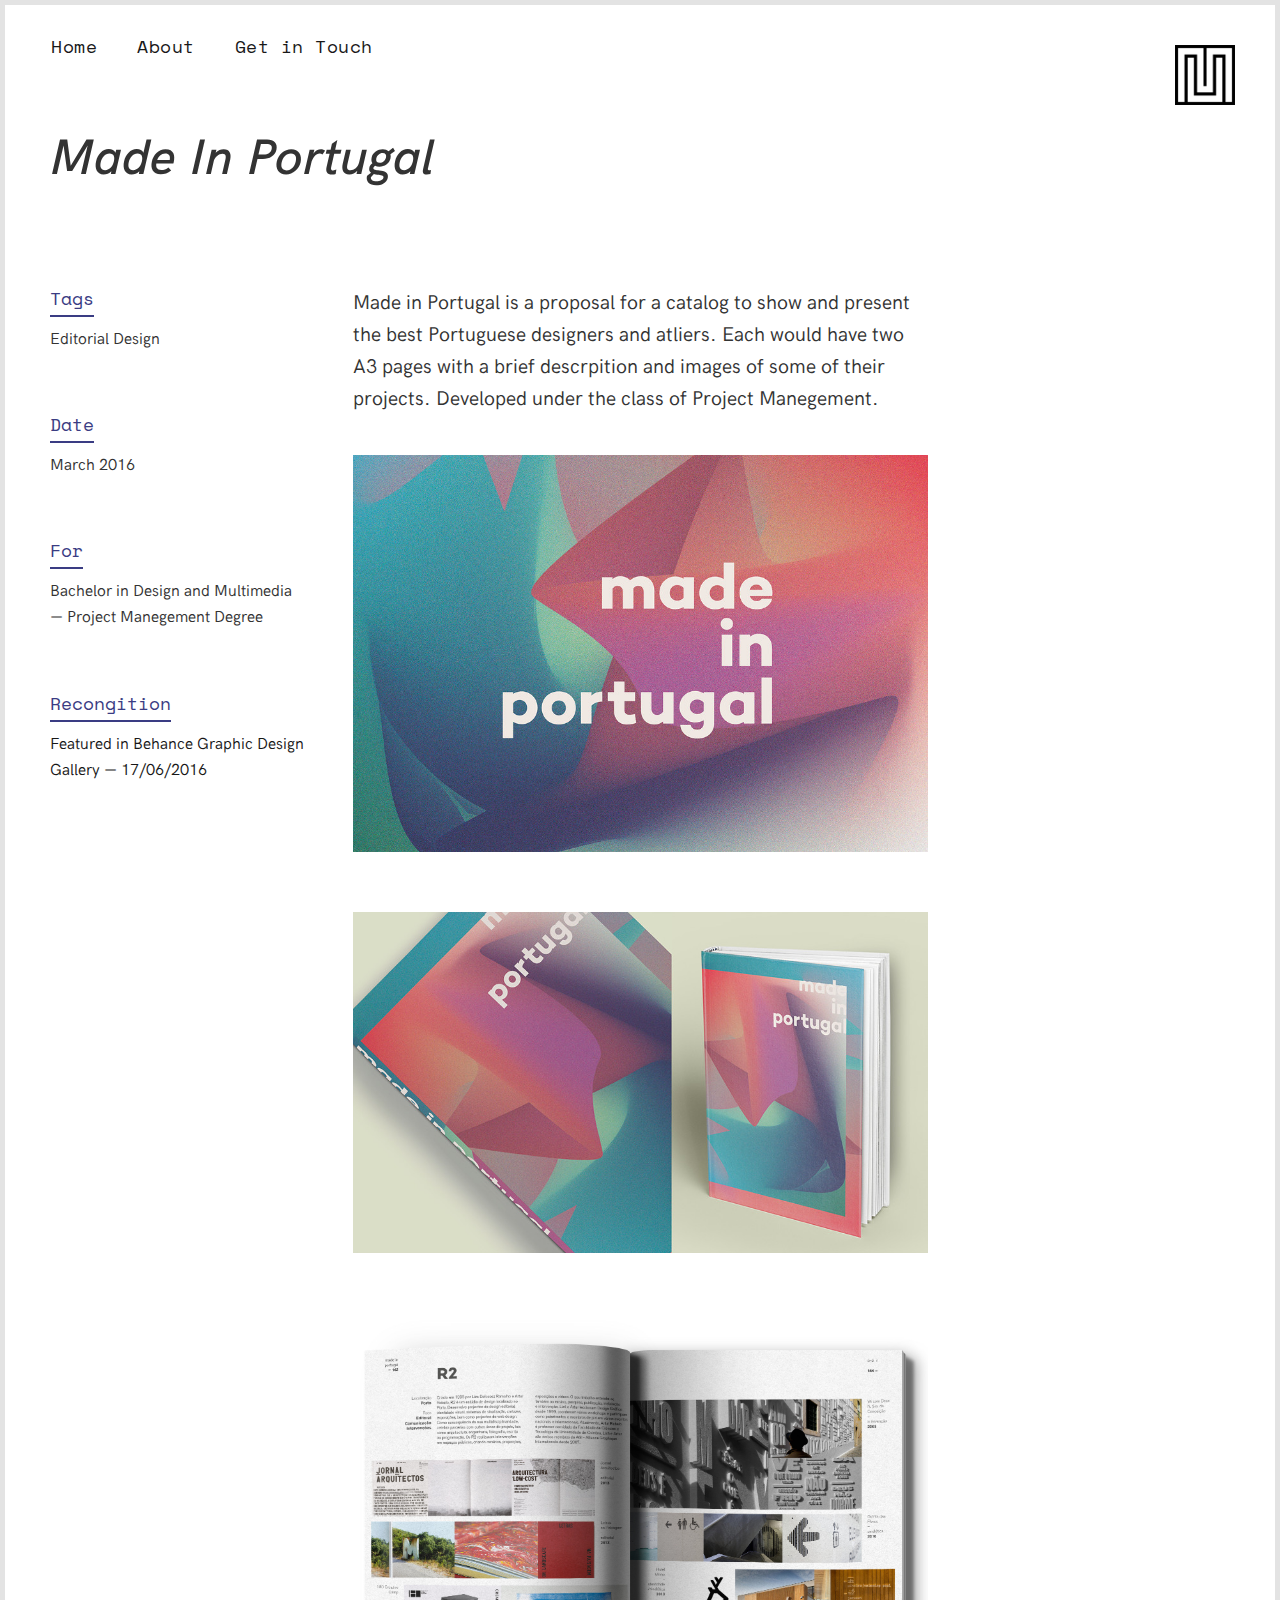
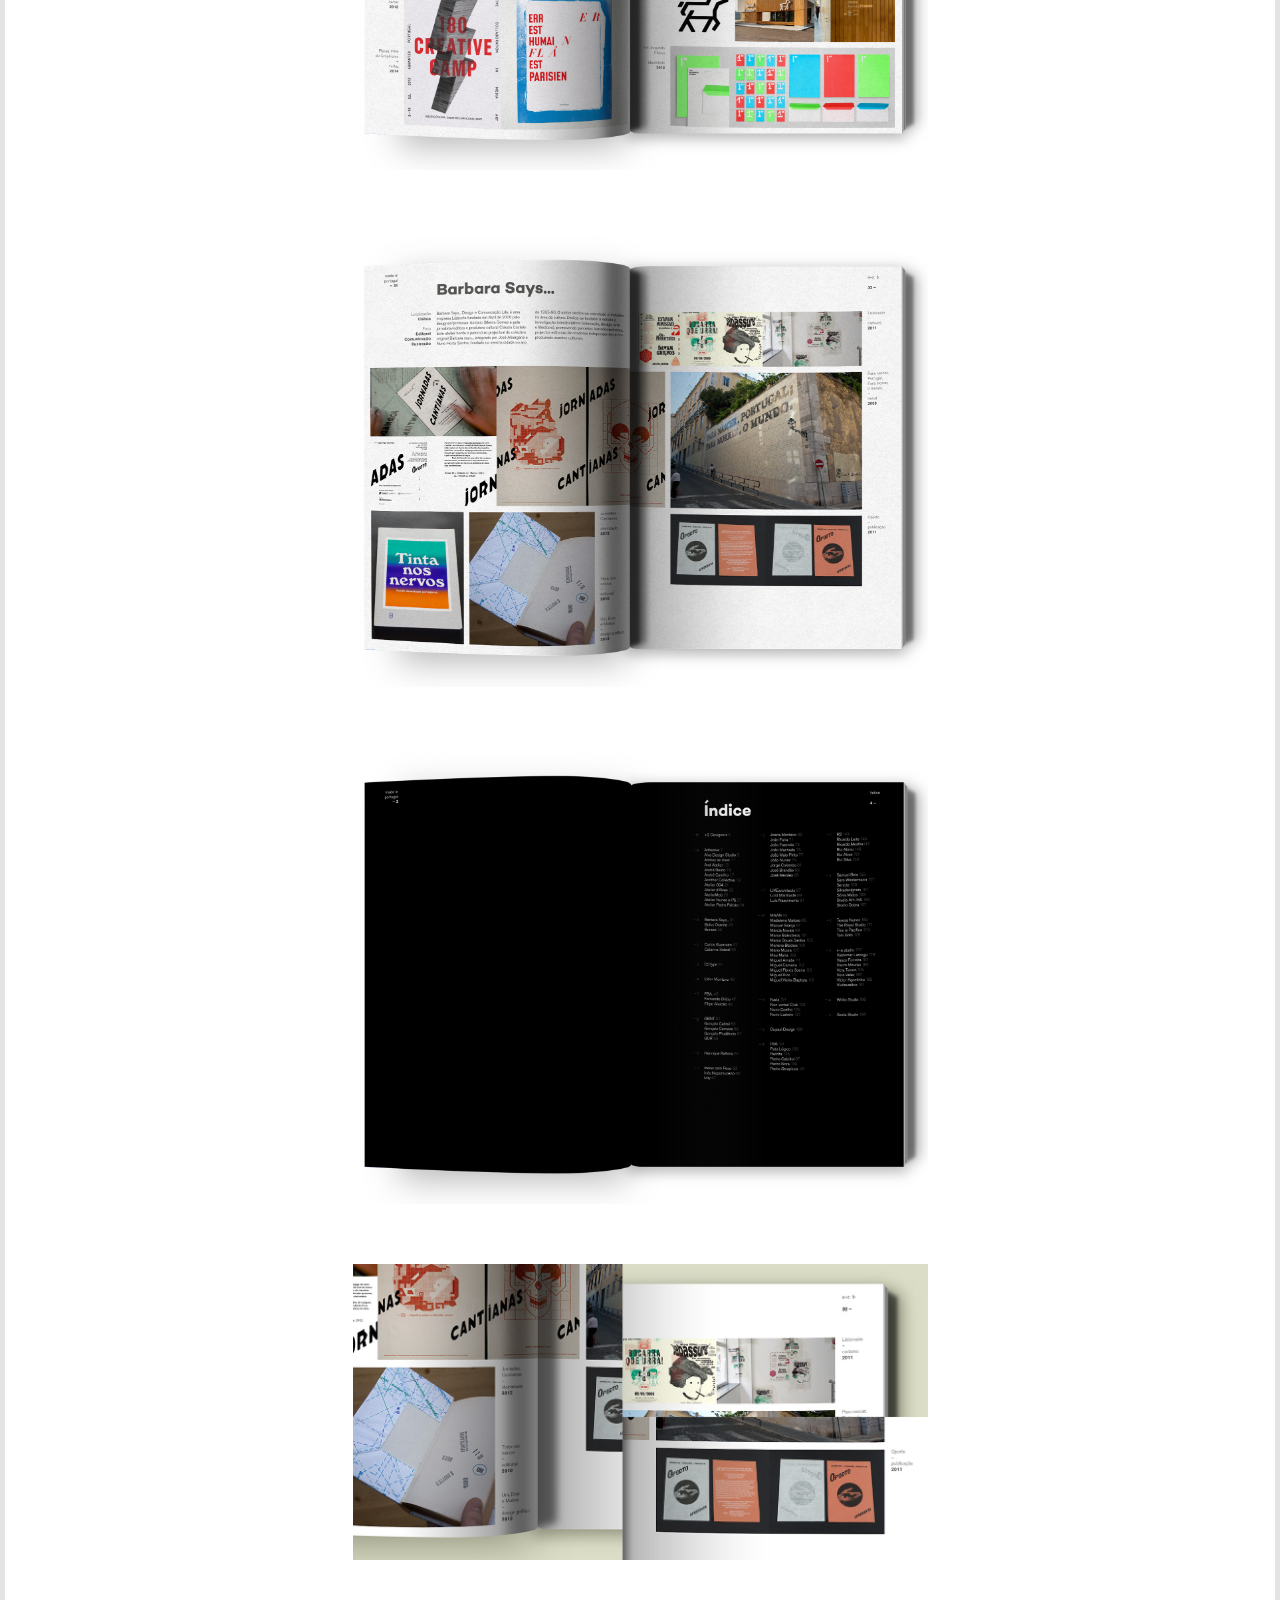
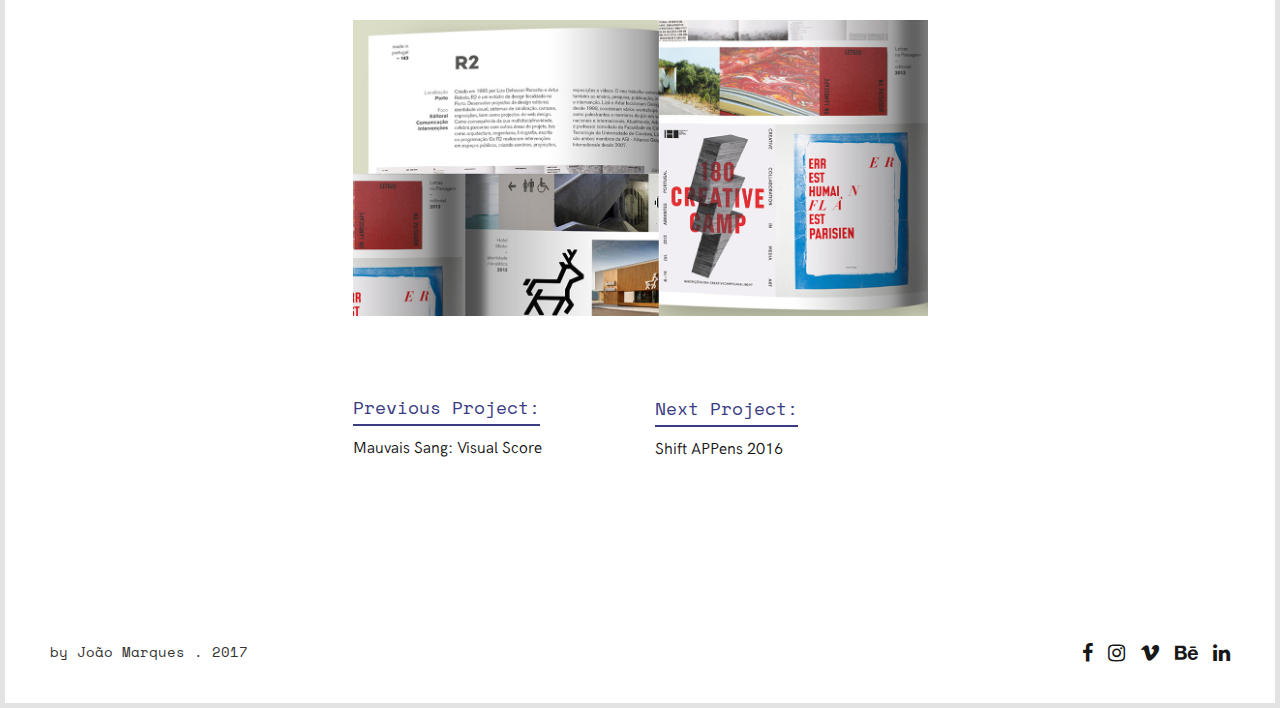
<file: projects/madeinpt.html>
<!DOCTYPE html>
<html lang="en">
  <head>
    <meta charset="utf-8">
    <meta http-equiv="X-UA-Compatible" content="IE=edge">
    <meta name="viewport" content="width=device-width, initial-scale=1">
    <meta name="robots" content="noydir, noodp">
    <meta name="description" content="I'm João Marques, a Multimedia Designer.">
      
    <meta name="keywords" content="Design, Multimedia, Coimbra, Web Design, Motion Design, Web, Motion, Editorial Design, Editorial, Branding">
    <meta name="author" content="João Marques 2017">
    <link rel="icon" href="../assets/favicon.ico">
    <meta property="og:image" content="http://joaomarques.altervista.org/assets/thumbnail.png" />
    <meta property="og:title"  content="Made In Portugal - João Marques" />
    <meta property="og:url"    content="http://joaomarques.altervista.org" />
    <meta property="og:type"   content="website" />  
    <meta name="twitter:card" content="João Marques — Multimedia Designer" />
    <meta name="twitter:site" content="@joaornmarques" />
    <meta name="twitter:creator" content="joaornmarques" />
    <link rel="canonical" href="http://joaomarques.altervista.org">  

    <title>Made In Portugal - João Marques</title>

    <link href="../resources/bootstrap.min.css" rel="stylesheet">
    <link href="../style/main.css" rel="stylesheet">
    <link href="../style/about.css" rel="stylesheet">
    <link href="../style/projects.css" rel="stylesheet">
      
    <link rel="stylesheet" href="../resources/fa/css/font-awesome.min.css">  
    <link href="https://fonts.googleapis.com/css?family=Space+Mono:400,400i" rel="stylesheet">
    
  </head>

   <body class="loading">
       <img class="right-logo logo-rotate" src="../assets/logob.png"/>
    <nav class="navbar navbar--white">
      <div class="container-fluid">
          <ul class="nav navbar-nav">
            <li><a href="../index.html">Home</a></li>
            <li><a href="../about.html">About</a></li>
            <li><a href="../contact.php">Get in Touch</a></li>
          </ul>
        </div>
      </div>
    </nav>
    

    <div class="container-fluid" id="project">

      <div class="title">
        <h1>Made In Portugal</h1>
      </div>
        
        
        
        <div class="text-container">
            
            <!-----------ROW 1--------------------->
            
            <div class="row project--content">
                
                <div class="col-sm-3">
                    <div class="hidden-sm hidden-xs">
                    
                    <div class="about__block about__block--white">
                        <h3>Tags</h3>
                        <p>Editorial Design</p>
                    </div>
                    <div class="about__block about__block--white">
                        <h3>Date</h3>
                        <p>March 2016</p>
                    </div>
                    <div class="about__block about__block--white">
                        <h3>For</h3>
                        <p>Bachelor in Design and Multimedia<br>— Project Manegement Degree</p>
                    </div>
                    <div class="about__block about__block--white">
                        <h3>Recongition</h3>
                        <a href="https://www.behance.net/gallery/35688055/Made-In-Portugal" target="_blank" class="link-black"><p>Featured in Behance Graphic Design Gallery — 17/06/2016</p></a>
                    </div>
                    </div>
                </div>  
                
                <div class="col-sm-6">

                    <p>Made in Portugal is a proposal for a catalog to show and present the best Portuguese designers and atliers. Each would have two A3 pages with a brief descrpition and images of some of their projects. Developed under the class of Project Manegement.</p>
                    
                    <section>
                        <a href="../index.html"><img class="right-logo" src="../assets/logob.png"/></a>
                        
                        <img src="../assets/projects/madeinpt/B.jpg"/>

                        <img src="../assets/projects/madeinpt/B0.jpg"/>

                        <img src="../assets/projects/madeinpt/B1.jpg"/>

                        <img src="../assets/projects/madeinpt/B2.jpg"/>

                        <img src="../assets/projects/madeinpt/B3.jpg"/>

                        <img src="../assets/projects/madeinpt/B4.jpg"/>

                        <img src="../assets/projects/madeinpt/B5.jpg"/>
                    </section>
                    
                    <div class="row margin-top-20">
                    
                        
                        <div class="col-md-6">
                        <div class="about__block about__block--white">
                                <h3>Previous Project:</h3><br>
                                <a href="mauvais_sang.html" class="link-black"><p>Mauvais Sang: Visual Score</p></a>
                        </div>
                        </div>
                        
                        <div class="col-md-6">
                        <div class="about__block about__block--white">
                                <h3>Next Project:</h3>
                                <a href="shift_appens.html" class="link-black"><p>Shift APPens 2016</p></a>
                        </div>
                        </div>
                        
                    </div>

                    
                </div>  
                
            </div>
            
        </div>    
        
        
        
    <footer>
        <div class="footer__text hidden-xs">
            <p>by João Marques . 2017</p>
        </div>    
        <div class="footer__icons footer__icons--white">
            <ul>
                <li><a target="_blank" href="https://www.facebook.com/joaornmarques"><i class="fa fa-facebook" aria-hidden="true"></i></a></li>
                <li><a target="_blank" href="https://www.instagram.com/joaornmarques/"><i class="fa fa-instagram" aria-hidden="true"></i></a></li>
                <li><a target="_blank" href="https://vimeo.com/joaonrmarques"><i class="fa fa-vimeo" aria-hidden="true"></i></a></li>
                <li><a target="_blank" href="https://www.behance.net/joaorafaelmarques"><i class="fa fa-behance" aria-hidden="true"></i></a></li>
                <li><a target="_blank" href="https://www.linkedin.com/in/jo%C3%A3o-marques-90b97211b"><i class="fa fa-linkedin" aria-hidden="true"></i></a></li>
            </ul>
        </div>
    </footer>
    </div><!-- /.container -->


    <!-- Bootstrap core JavaScript
    ================================================== -->
    <!-- Placed at the end of the document so the pages load faster -->
    <script src="https://ajax.googleapis.com/ajax/libs/jquery/1.11.3/jquery.min.js"></script>
    <script src="../resources/bootstrap.min.js"></script>
    
    <script>
        setTimeout(function(){
            $('.title').addClass("title--animated");
        }, 100);
        setTimeout(function(){
            $('.text-container').addClass("text-container--animated");
        }, 400);
        $(window).load(function() {
            $('body').removeClass("loading").addClass('loaded');
            $('.logo-rotate').addClass("logo-rotate__loaded");     
        });  
    </script>
  </body>
</html>
</file>
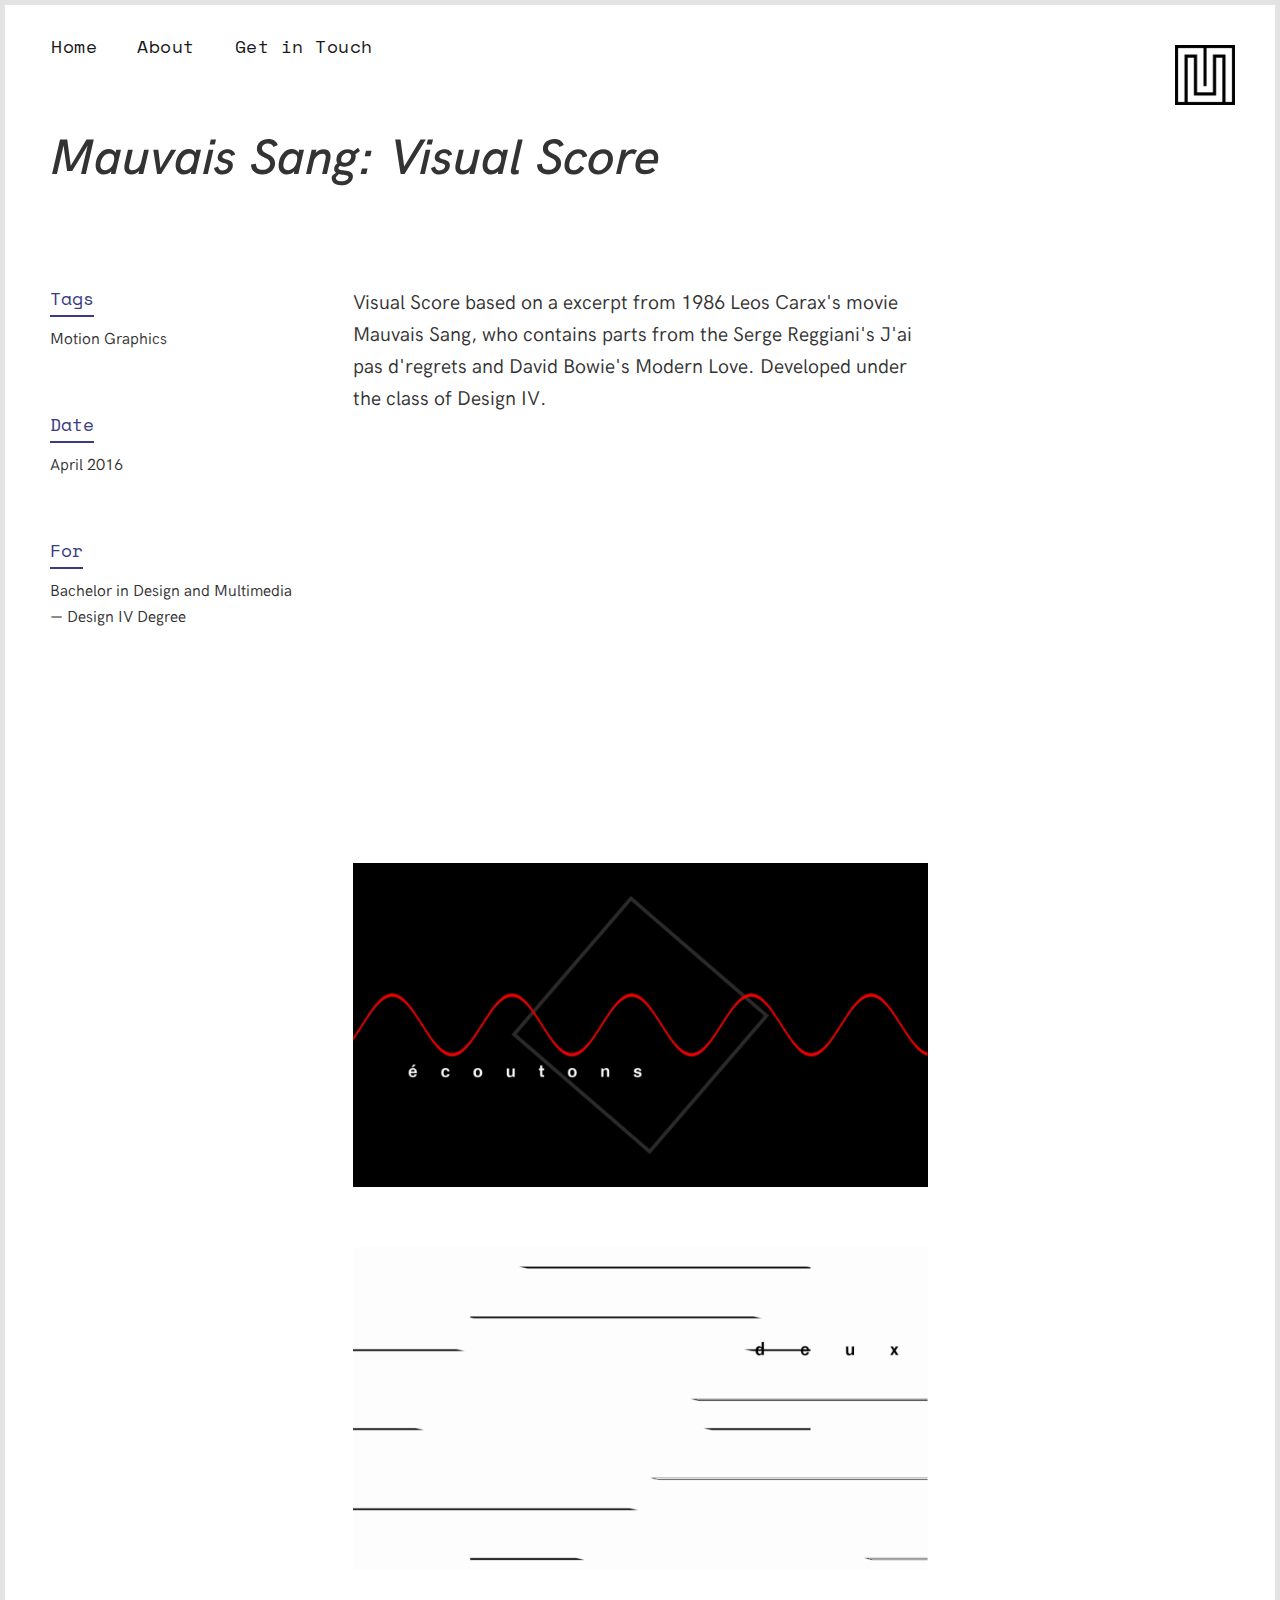
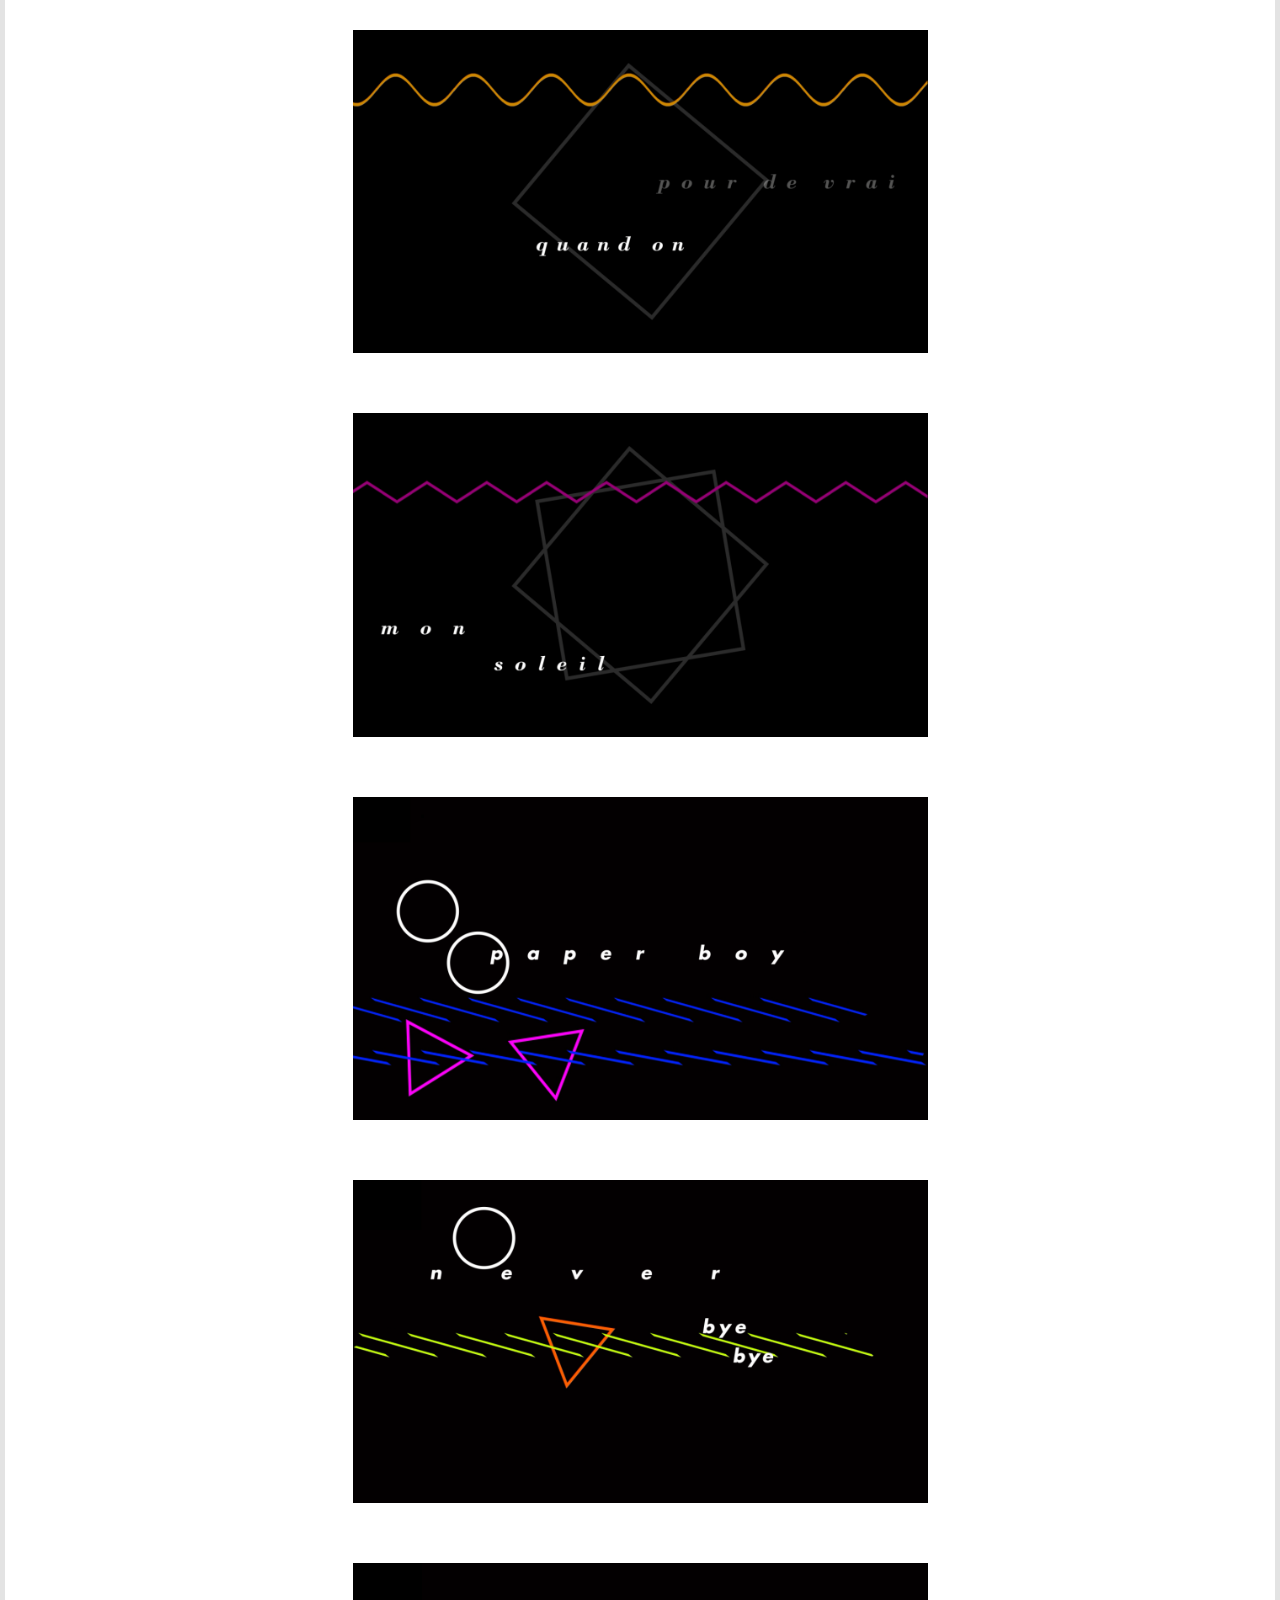
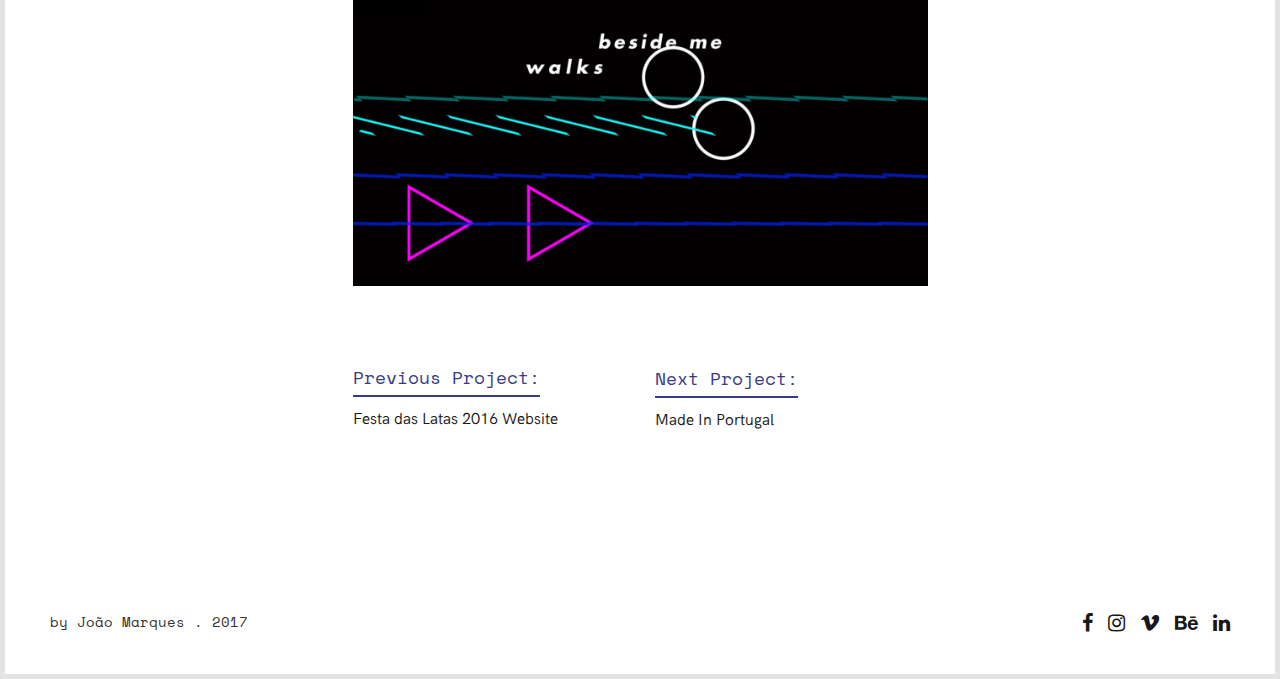
<file: projects/mauvais_sang.html>
<!DOCTYPE html>
<html lang="en">
  <head>
    <meta charset="utf-8">
    <meta http-equiv="X-UA-Compatible" content="IE=edge">
    <meta name="viewport" content="width=device-width, initial-scale=1">
    <meta name="robots" content="noydir, noodp">
    <meta name="description" content="I'm João Marques, a Multimedia Designer.">
      
    <meta name="keywords" content="Design, Multimedia, Coimbra, Web Design, Motion Design, Web, Motion, Editorial Design, Editorial, Branding">
    <meta name="author" content="João Marques 2017">
    <link rel="icon" href="../assets/favicon.ico">
    <meta property="og:image" content="http://joaomarques.altervista.org/assets/thumbnail.png" />
    <meta property="og:title"  content="Mauvais Sang: Visual Score - João Marques" />
    <meta property="og:url"    content="http://joaomarques.altervista.org" />
    <meta property="og:type"   content="website" />  
    <meta name="twitter:card" content="João Marques — Multimedia Designer" />
    <meta name="twitter:site" content="@joaornmarques" />
    <meta name="twitter:creator" content="joaornmarques" />
    <link rel="canonical" href="http://joaomarques.altervista.org"> 

    <title>Mauvais Sang: Visual Score - João Marques</title>

    <link href="../resources/bootstrap.min.css" rel="stylesheet">
    <link href="../style/main.css" rel="stylesheet">
    <link href="../style/about.css" rel="stylesheet">
    <link href="../style/projects.css" rel="stylesheet">
      
    <link rel="stylesheet" href="../resources/fa/css/font-awesome.min.css">  
    <link href="https://fonts.googleapis.com/css?family=Space+Mono:400,400i" rel="stylesheet">
    
  </head>

  <body class="loading">
      <img class="right-logo logo-rotate" src="../assets/logob.png"/>
    <nav class="navbar navbar--white">
      <div class="container-fluid">
          <ul class="nav navbar-nav">
            <li><a href="../index.html">Home</a></li>
            <li><a href="../about.html">About</a></li>
            <li><a href="../contact.php">Get in Touch</a></li>
          </ul>
        </div>
      </div>
    </nav>

    <div class="container-fluid" id="project">

      <div class="title">
        <h1>Mauvais Sang: Visual Score</h1>
      </div>
        
        
        
        <div class="text-container">
            
            <!-----------ROW 1--------------------->
            
            <div class="row project--content">
                
                <div class="col-sm-3">
                    <div class="hidden-sm hidden-xs">
                    
                    <div class="about__block about__block--white">
                        <h3>Tags</h3>
                        <p>Motion Graphics</p>
                    </div>
                    <div class="about__block about__block--white">
                        <h3>Date</h3>
                        <p>April 2016</p>
                    </div>
                    <div class="about__block about__block--white">
                        <h3>For</h3>
                        <p>Bachelor in Design and Multimedia<br>— Design IV Degree</p>
                    </div>
                    </div>
                </div>  
                
                <div class="col-sm-6">

                    <p>Visual Score based on a excerpt from 1986 Leos Carax's movie Mauvais Sang, who contains parts from the Serge Reggiani's J'ai pas d'regrets and David Bowie's Modern Love. Developed under the class of Design IV.</p>
                    
                    <div class="video-container"><iframe src="https://player.vimeo.com/video/163121891?color=ff0179&title=0&byline=0&portrait=0" width="500" height="281" frameborder="0" webkitallowfullscreen mozallowfullscreen allowfullscreen></iframe></div>
                    
                    <section>
                        <a href="../index.html"><img class="right-logo" src="../assets/logob.png"/></a>

                        <img src="../assets/projects/mauvais_sang/mauvais2.png"/>

                        <img src="../assets/projects/mauvais_sang/mauvais1.png"/>

                        <img src="../assets/projects/mauvais_sang/mauvais3.png"/>

                        <img src="../assets/projects/mauvais_sang/mauvais4.png"/>

                        <img src="../assets/projects/mauvais_sang/mauvais5.png"/>

                        <img src="../assets/projects/mauvais_sang/mauvais6.png"/>

                        <img src="../assets/projects/mauvais_sang/mauvais7.png"/>
                    </section>
                    
                    <div class="row margin-top-20">
                    
                        <!--
                        <div class="col-md-6">
                        <div class="about__block about__block--white">
                                <h3>Previous Project:</h3>
                                <p class="text-black">Mauvais Sang: Visual Score</p>
                        </div>
                        </div>
                        -->
                        <div class="col-md-6">
                        <div class="about__block about__block--white">
                                <h3>Previous Project:</h3><br>
                                <a href="festa_das_latas_16.html" class="link-black"><p>Festa das Latas 2016 Website</p></a>
                        </div>
                        </div>
                        <div class="col-md-6">
                        <div class="about__block about__block--white">
                                <h3>Next Project:</h3>
                                <a href="madeinpt.html" class="link-black"><p>Made In Portugal</p></a>
                        </div>
                        </div>
                        
                    </div>

                    
                </div>  
                
            </div>
            
        </div>    
        
        
        
    <footer>
        <div class="footer__text hidden-xs">
            <p>by João Marques . 2017</p>
        </div>    
        <div class="footer__icons footer__icons--white">
            <ul>
                <li><a target="_blank" href="https://www.facebook.com/joaornmarques"><i class="fa fa-facebook" aria-hidden="true"></i></a></li>
                <li><a target="_blank" href="https://www.instagram.com/joaornmarques/"><i class="fa fa-instagram" aria-hidden="true"></i></a></li>
                <li><a target="_blank" href="https://vimeo.com/joaonrmarques"><i class="fa fa-vimeo" aria-hidden="true"></i></a></li>
                <li><a target="_blank" href="https://www.behance.net/joaorafaelmarques"><i class="fa fa-behance" aria-hidden="true"></i></a></li>
                <li><a target="_blank" href="https://www.linkedin.com/in/jo%C3%A3o-marques-90b97211b"><i class="fa fa-linkedin" aria-hidden="true"></i></a></li>
            </ul>
        </div>
    </footer>
    </div><!-- /.container -->


    <!-- Bootstrap core JavaScript
    ================================================== -->
    <!-- Placed at the end of the document so the pages load faster -->
    <script src="https://ajax.googleapis.com/ajax/libs/jquery/1.11.3/jquery.min.js"></script>
    <script src="../resources/bootstrap.min.js"></script>
    
    <script>
        setTimeout(function(){
            $('.title').addClass("title--animated");
        }, 100);
        setTimeout(function(){
            $('.text-container').addClass("text-container--animated");
        }, 400);
        $(window).load(function() {
            $('body').removeClass("loading").addClass('loaded');
            $('.logo-rotate').addClass("logo-rotate__loaded");     
        });  
    </script>  
  </body>
</html>
</file>
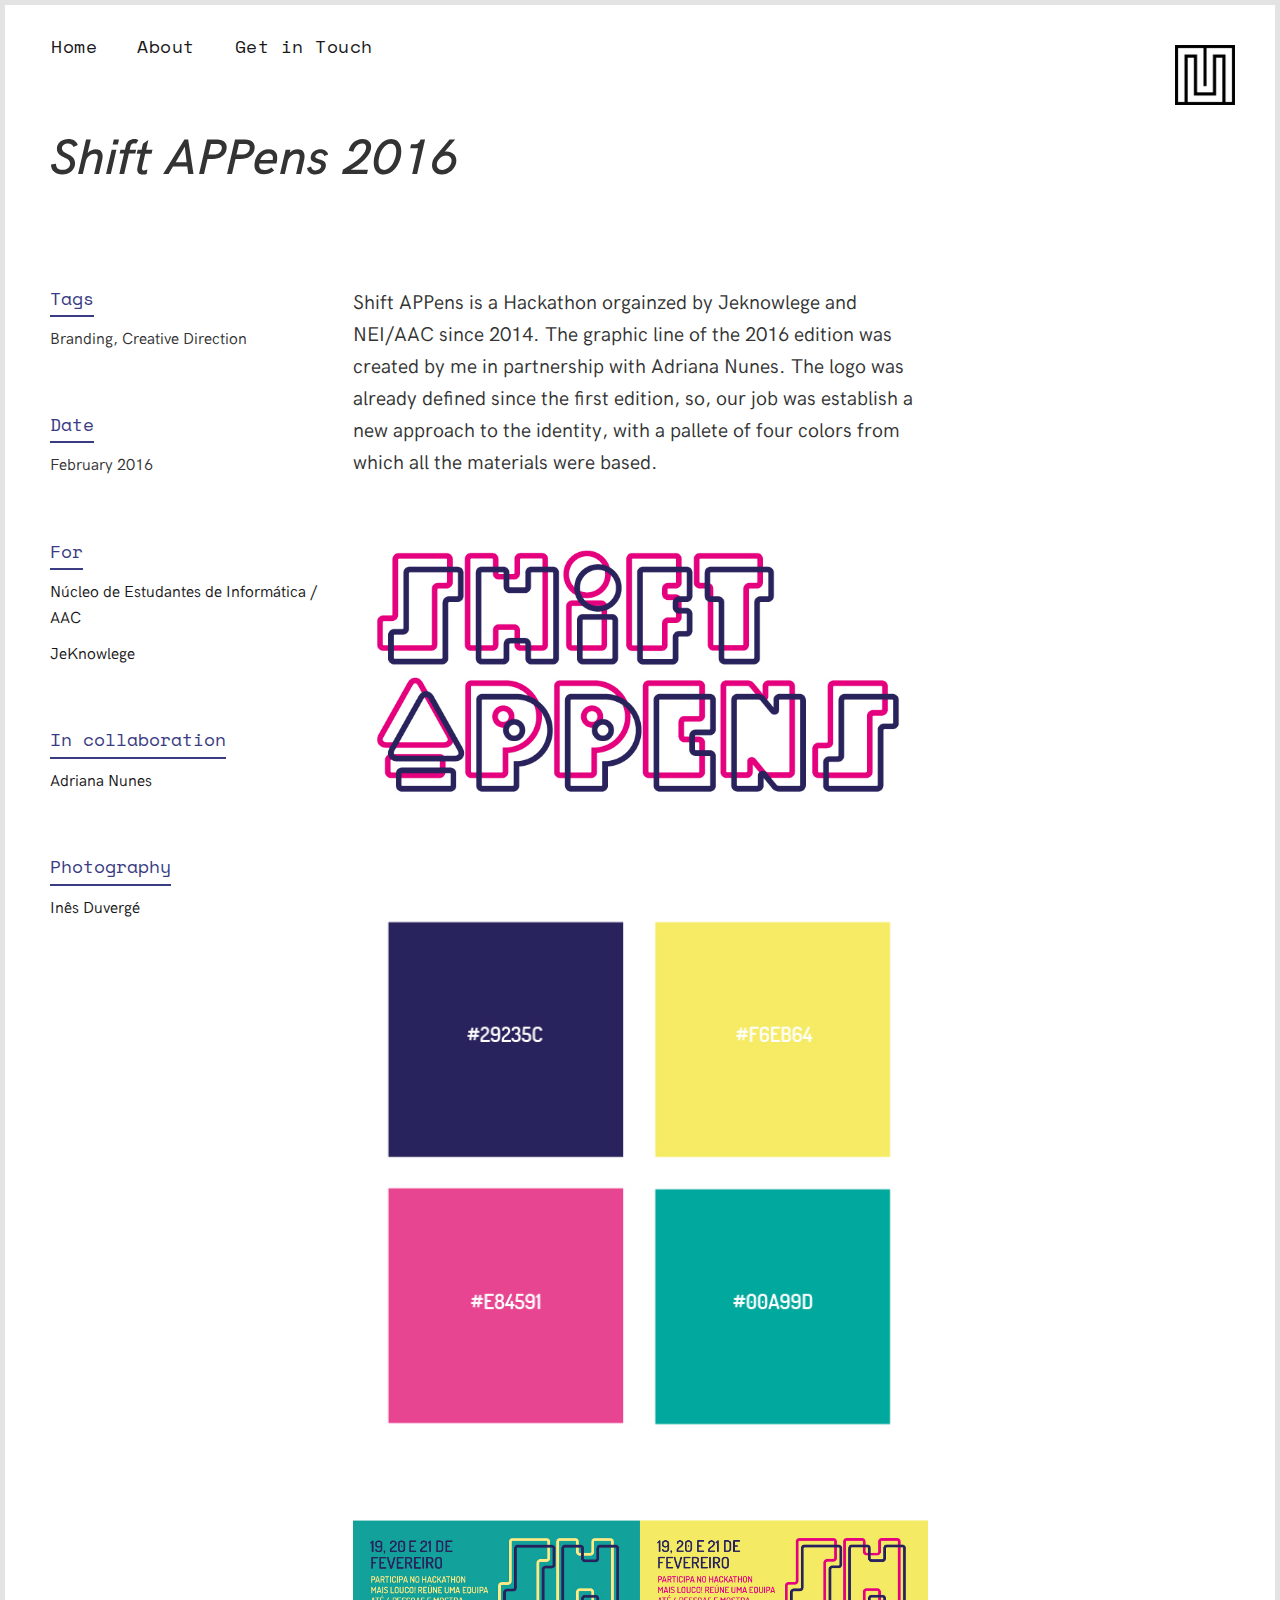
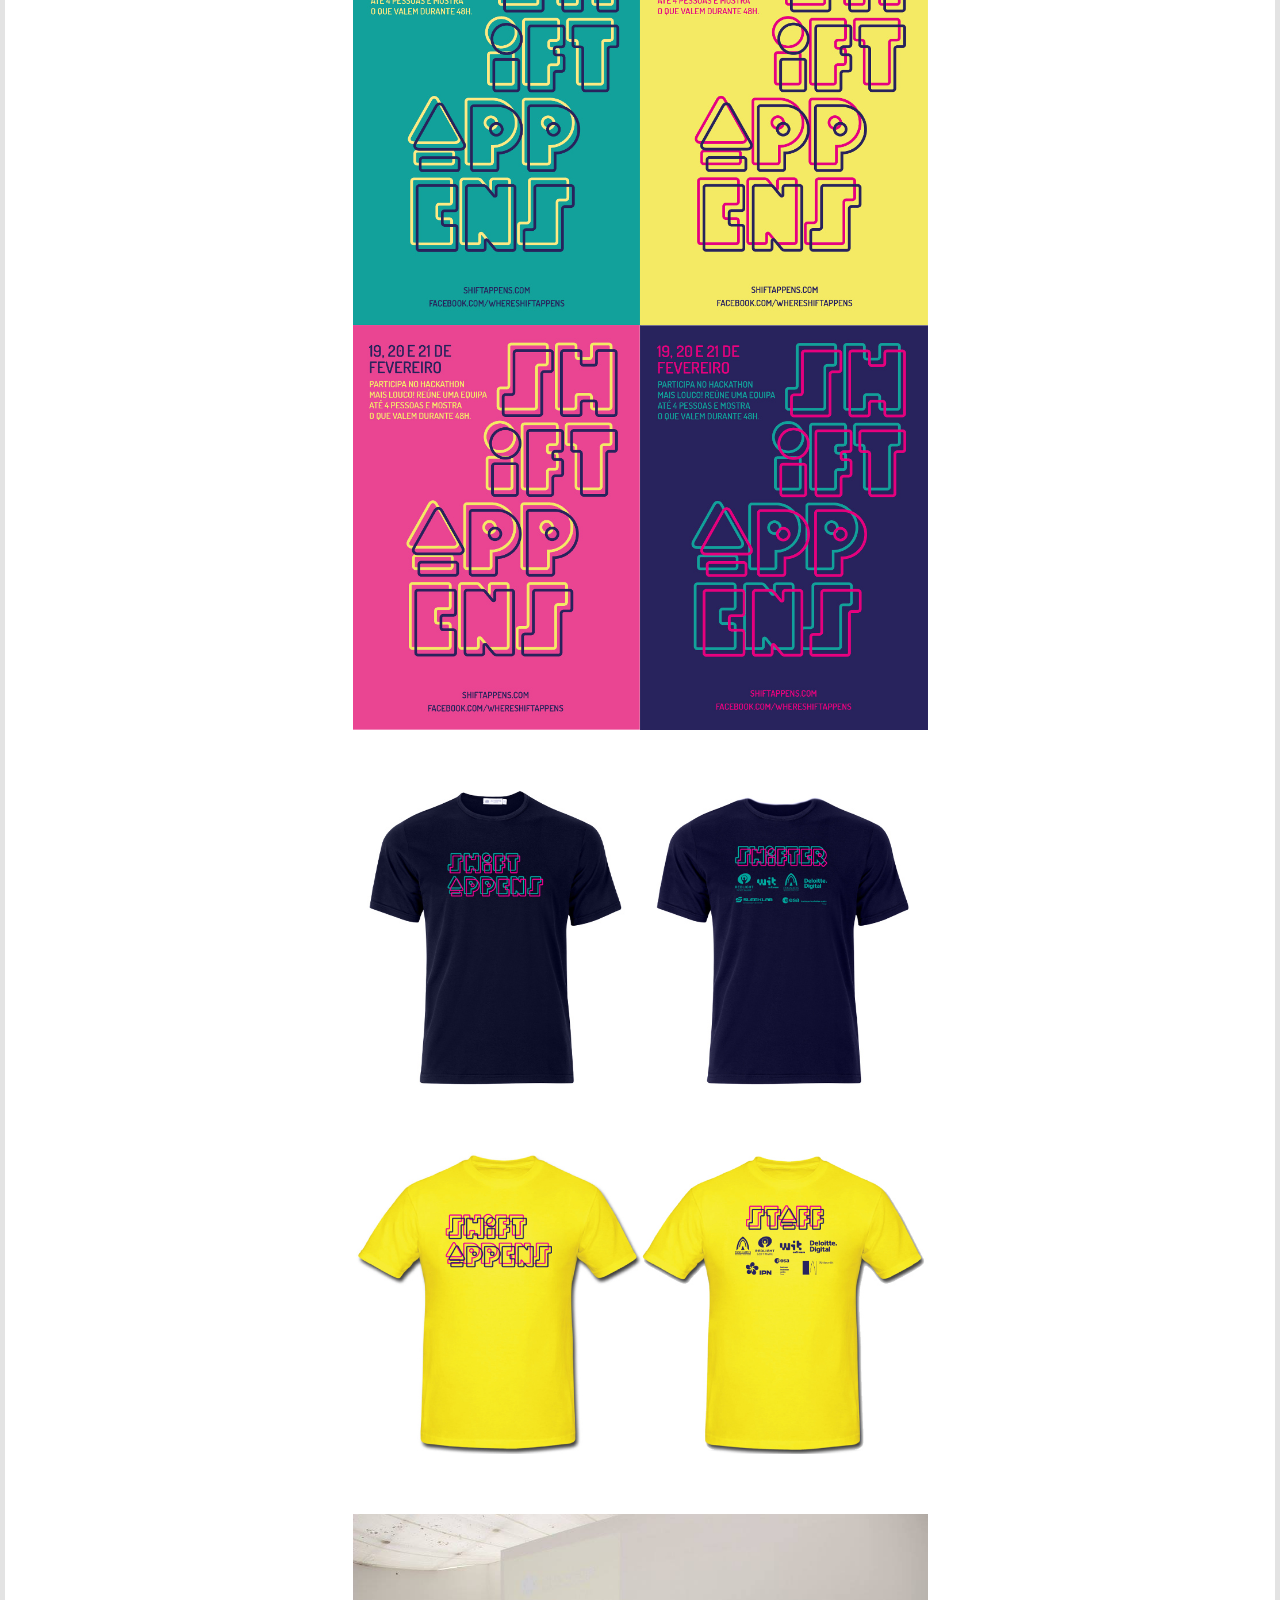
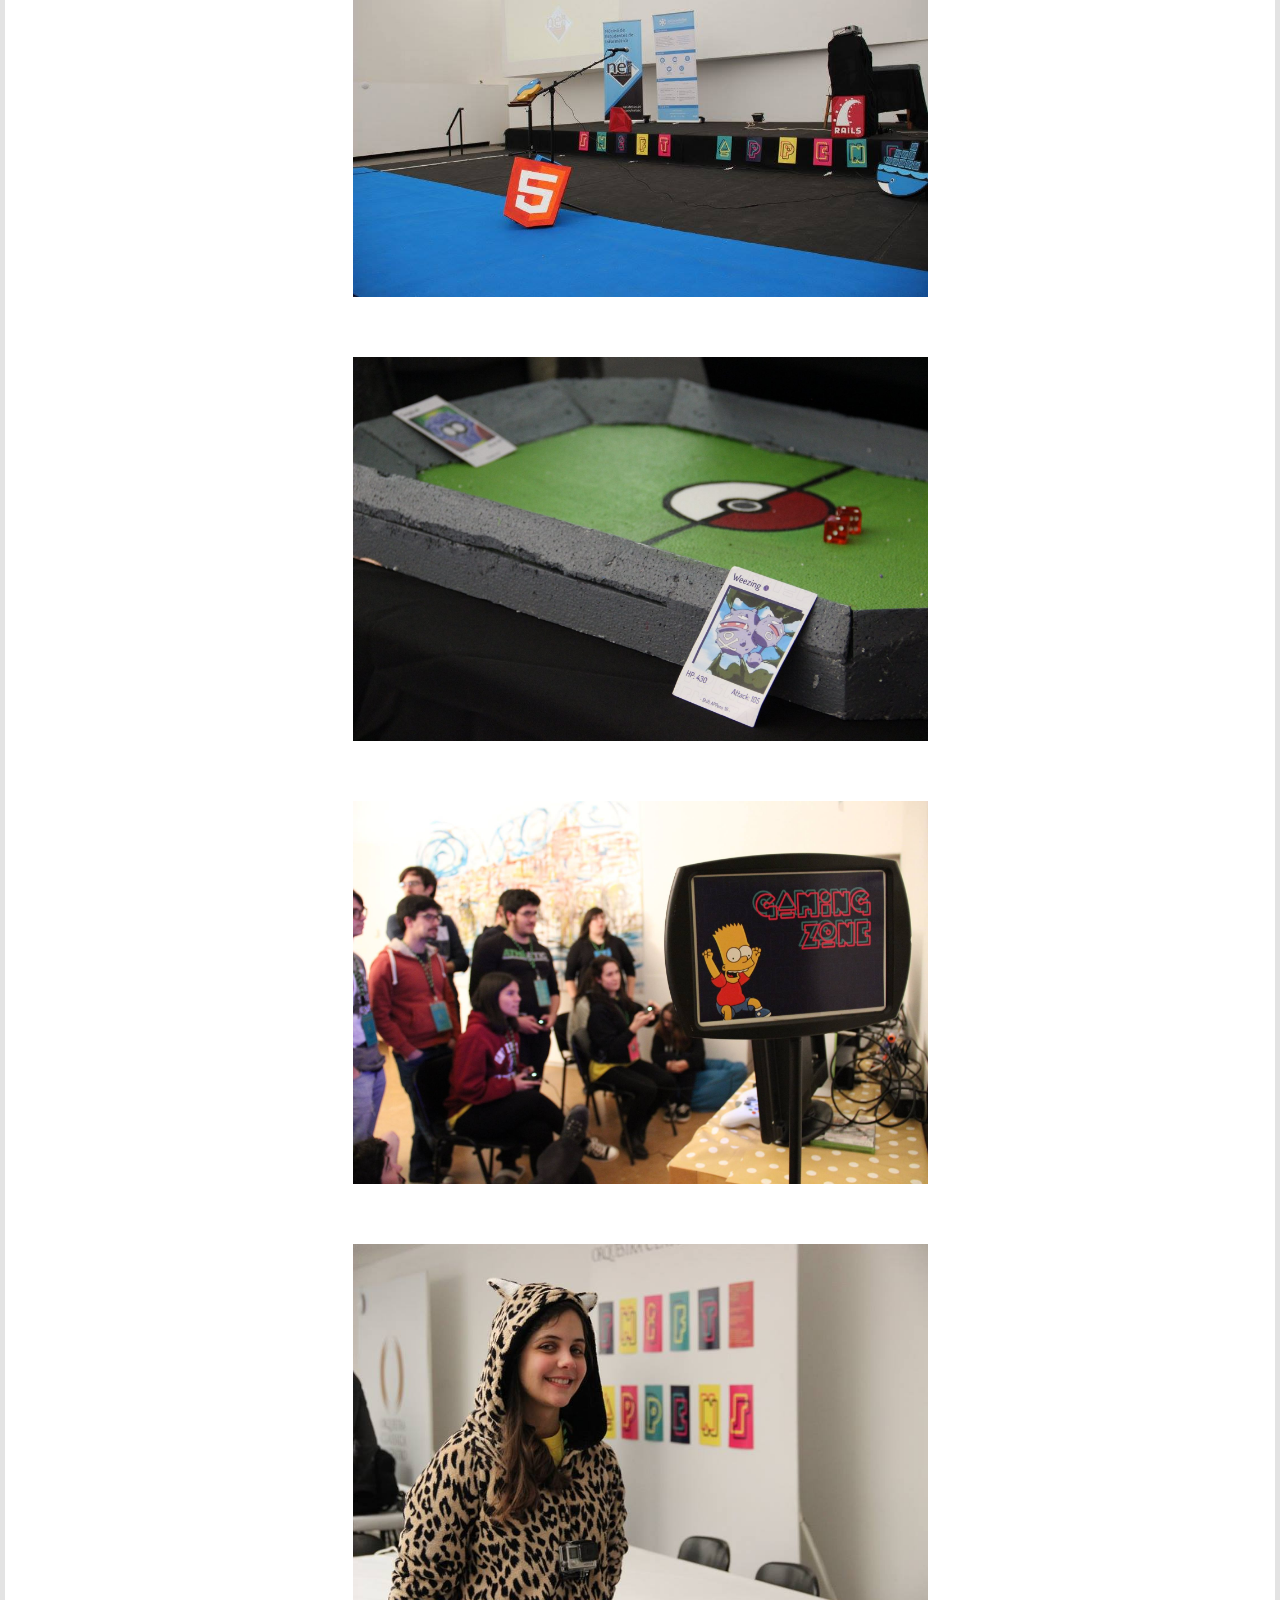
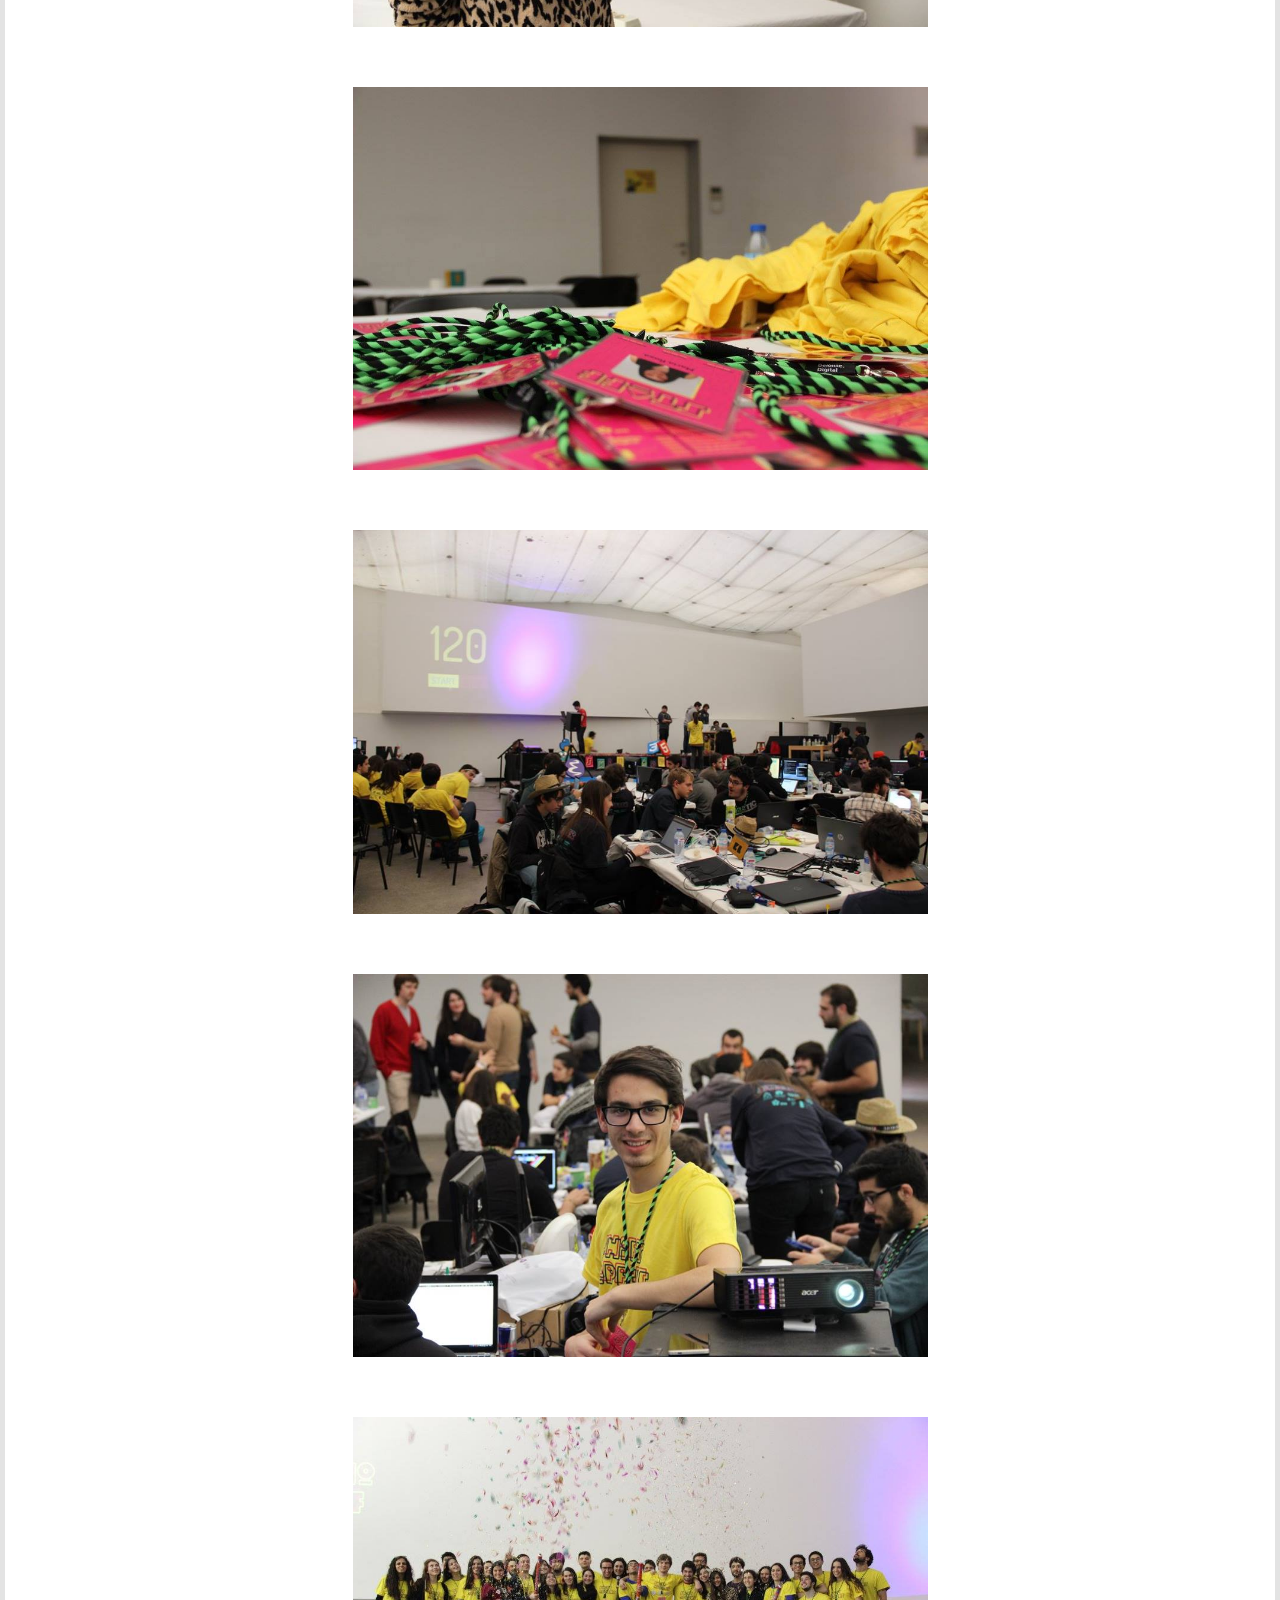
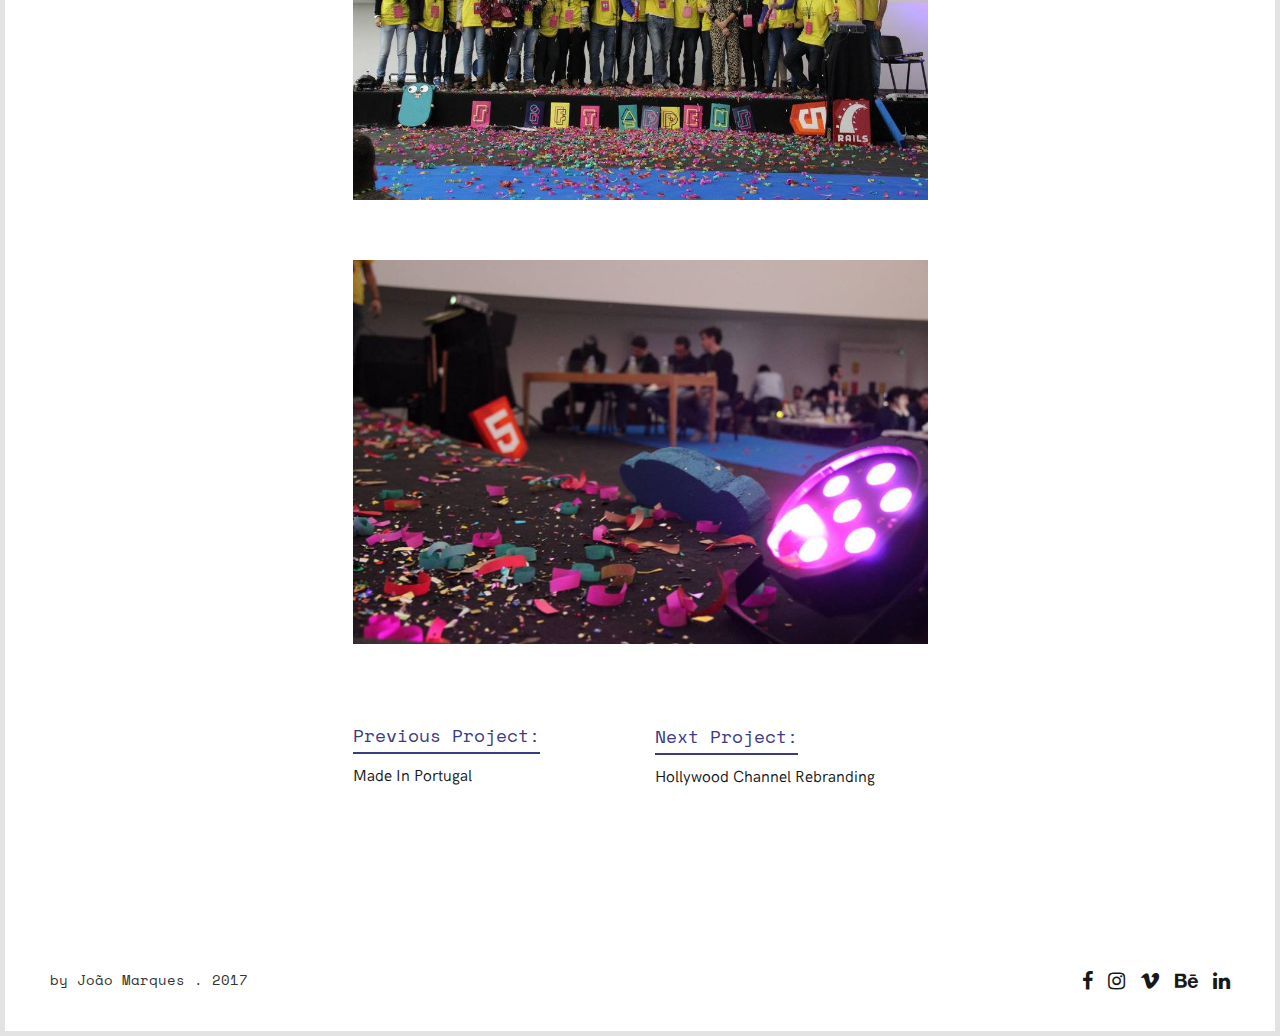
<file: projects/shift_appens.html>
<!DOCTYPE html>
<html lang="en">
  <head>
    <meta charset="utf-8">
    <meta http-equiv="X-UA-Compatible" content="IE=edge">
    <meta name="viewport" content="width=device-width, initial-scale=1">
    <meta name="robots" content="noydir, noodp">
    <meta name="description" content="I'm João Marques, a Multimedia Designer.">
      
    <meta name="keywords" content="Design, Multimedia, Coimbra, Web Design, Motion Design, Web, Motion, Editorial Design, Editorial, Branding">
    <meta name="author" content="João Marques 2017">
    <link rel="icon" href="../assets/favicon.ico">
    <meta property="og:image" content="http://joaomarques.altervista.org/assets/thumbnail.png" />
    <meta property="og:title"  content="Shift APPens 2016 - João Marques" />
    <meta property="og:url"    content="http://joaomarques.altervista.org" />
    <meta property="og:type"   content="website" />  
    <meta name="twitter:card" content="João Marques — Multimedia Designer" />
    <meta name="twitter:site" content="@joaornmarques" />
    <meta name="twitter:creator" content="joaornmarques" />
    <link rel="canonical" href="http://joaomarques.altervista.org"> 

    <title>Shift APPens 2016 - João Marques</title>

    <link href="../resources/bootstrap.min.css" rel="stylesheet">
    <link href="../style/main.css" rel="stylesheet">
    <link href="../style/about.css" rel="stylesheet">
    <link href="../style/projects.css" rel="stylesheet">
      
    <link rel="stylesheet" href="../resources/fa/css/font-awesome.min.css">  
    <link href="https://fonts.googleapis.com/css?family=Space+Mono:400,400i" rel="stylesheet">
    
  </head>

   <body class="loading">
       <img class="right-logo logo-rotate" src="../assets/logob.png"/>
    <nav class="navbar navbar--white">
      <div class="container-fluid">
          <ul class="nav navbar-nav">
            <li><a href="../index.html">Home</a></li>
            <li><a href="../about.html">About</a></li>
            <li><a href="../contact.php">Get in Touch</a></li>
          </ul>
        </div>
      </div>
    </nav>

    <div class="container-fluid" id="project">

      <div class="title">
        <h1>Shift APPens 2016</h1>
      </div>
        
        
        
        <div class="text-container">
            
            <!-----------ROW 1--------------------->
            
            <div class="row project--content">
                
                <div class="col-sm-3">
                    <div class="hidden-sm hidden-xs">
                    
                    <div class="about__block about__block--white">
                        <h3>Tags</h3>
                        <p>Branding, Creative Direction</p>
                    </div>
                    <div class="about__block about__block--white">
                        <h3>Date</h3>
                        <p>February 2016</p>
                    </div>
                    <div class="about__block about__block--white">
                        <h3>For</h3>
                        <a href="https://nei.dei.uc.pt/" target="_blank" class="link-black"><p>Núcleo de Estudantes de Informática / AAC</p></a>
                        <a href="http://jeknowledge.pt/" target="_blank" class="link-black"><p>JeKnowlege</p></a>
                    </div>
                    <div class="about__block about__block--white">
                        <h3>In collaboration</h3>
                        <a href="http://adriananunes.ml/" target="_blank" class="link-black"><p>Adriana Nunes</p></a>
                    </div>
                    <div class="about__block about__block--white">
                        <h3>Photography</h3>
                        <a href="http://inesduverge.xyz/" target="_blank" class="link-black"><p>Inês Duvergé</p></a>
                    </div>    
                        
                    </div>
                </div>  
                
                <div class="col-sm-6">

                    <p>Shift APPens is a Hackathon orgainzed by Jeknowlege and NEI/AAC since 2014. The graphic line of the 2016 edition was created by me in partnership with Adriana Nunes. The logo was already defined since the first edition, so, our job was establish a new approach to the identity, with a pallete of four colors from which all the materials were based.</p>
                    
                    <section>
                        <a href="../index.html"><img class="right-logo" src="../assets/logob.png"/></a>
                        
                        <img src="../assets/projects/shift_appens/sh1.jpg"/>

                        <img src="../assets/projects/shift_appens/sh2.jpg"/>

                        <img src="../assets/projects/shift_appens/sh3.jpg"/>

                        <img src="../assets/projects/shift_appens/sh4.jpg"/>

                        <img src="../assets/projects/shift_appens/sh5.jpg"/>

                        <img src="../assets/projects/shift_appens/sh6.jpg"/>

                        <img src="../assets/projects/shift_appens/sh7.jpg"/>

                        <img src="../assets/projects/shift_appens/sh8.jpg"/>

                        <img src="../assets/projects/shift_appens/sh9.jpg"/>

                        <img src="../assets/projects/shift_appens/sh10.jpg"/>

                        <img src="../assets/projects/shift_appens/sh11.jpg"/>

                        <img src="../assets/projects/shift_appens/sh12.jpg"/>

                        <img src="../assets/projects/shift_appens/sh13.jpg"/>

                        <img src="../assets/projects/shift_appens/sh14.jpg"/>
                    </section>
                   
                    
                    <div class="row margin-top-20">
                    
                        
                        <div class="col-md-6">
                        <div class="about__block about__block--white">
                                <h3>Previous Project:</h3><br>
                                <a href="madeinpt.html" class="link-black"><p>Made In Portugal</p></a>
                        </div>
                        </div>
                        
                        <div class="col-md-6">
                        <div class="about__block about__block--white">
                                <h3>Next Project:</h3>
                                <a href="hollywood.html" class="link-black"><p>Hollywood Channel Rebranding</p></a>
                        </div>
                        </div>
                        
                    </div>

                    
                </div>  
                
            </div>
            
        </div>    
        
        
        
    <footer>
        <div class="footer__text hidden-xs">
            <p>by João Marques . 2017</p>
        </div>    
        <div class="footer__icons footer__icons--white">
            <ul>
                <li><a target="_blank" href="https://www.facebook.com/joaornmarques"><i class="fa fa-facebook" aria-hidden="true"></i></a></li>
                <li><a target="_blank" href="https://www.instagram.com/joaornmarques/"><i class="fa fa-instagram" aria-hidden="true"></i></a></li>
                <li><a target="_blank" href="https://vimeo.com/joaonrmarques"><i class="fa fa-vimeo" aria-hidden="true"></i></a></li>
                <li><a target="_blank" href="https://www.behance.net/joaorafaelmarques"><i class="fa fa-behance" aria-hidden="true"></i></a></li>
                <li><a target="_blank" href="https://www.linkedin.com/in/jo%C3%A3o-marques-90b97211b"><i class="fa fa-linkedin" aria-hidden="true"></i></a></li>
            </ul>
        </div>
    </footer>
    </div><!-- /.container -->


    <!-- Bootstrap core JavaScript
    ================================================== -->
    <!-- Placed at the end of the document so the pages load faster -->
    <script src="https://ajax.googleapis.com/ajax/libs/jquery/1.11.3/jquery.min.js"></script>
    <script src="../resources/bootstrap.min.js"></script>
    
    <script>
        setTimeout(function(){
            $('.title').addClass("title--animated");
        }, 100);
        setTimeout(function(){
            $('.text-container').addClass("text-container--animated");
        }, 400);
        $(window).load(function() {
            $('body').removeClass("loading").addClass('loaded');
            $('.logo-rotate').addClass("logo-rotate__loaded");     
        });  
    </script>
  </body>
</html>
</file>
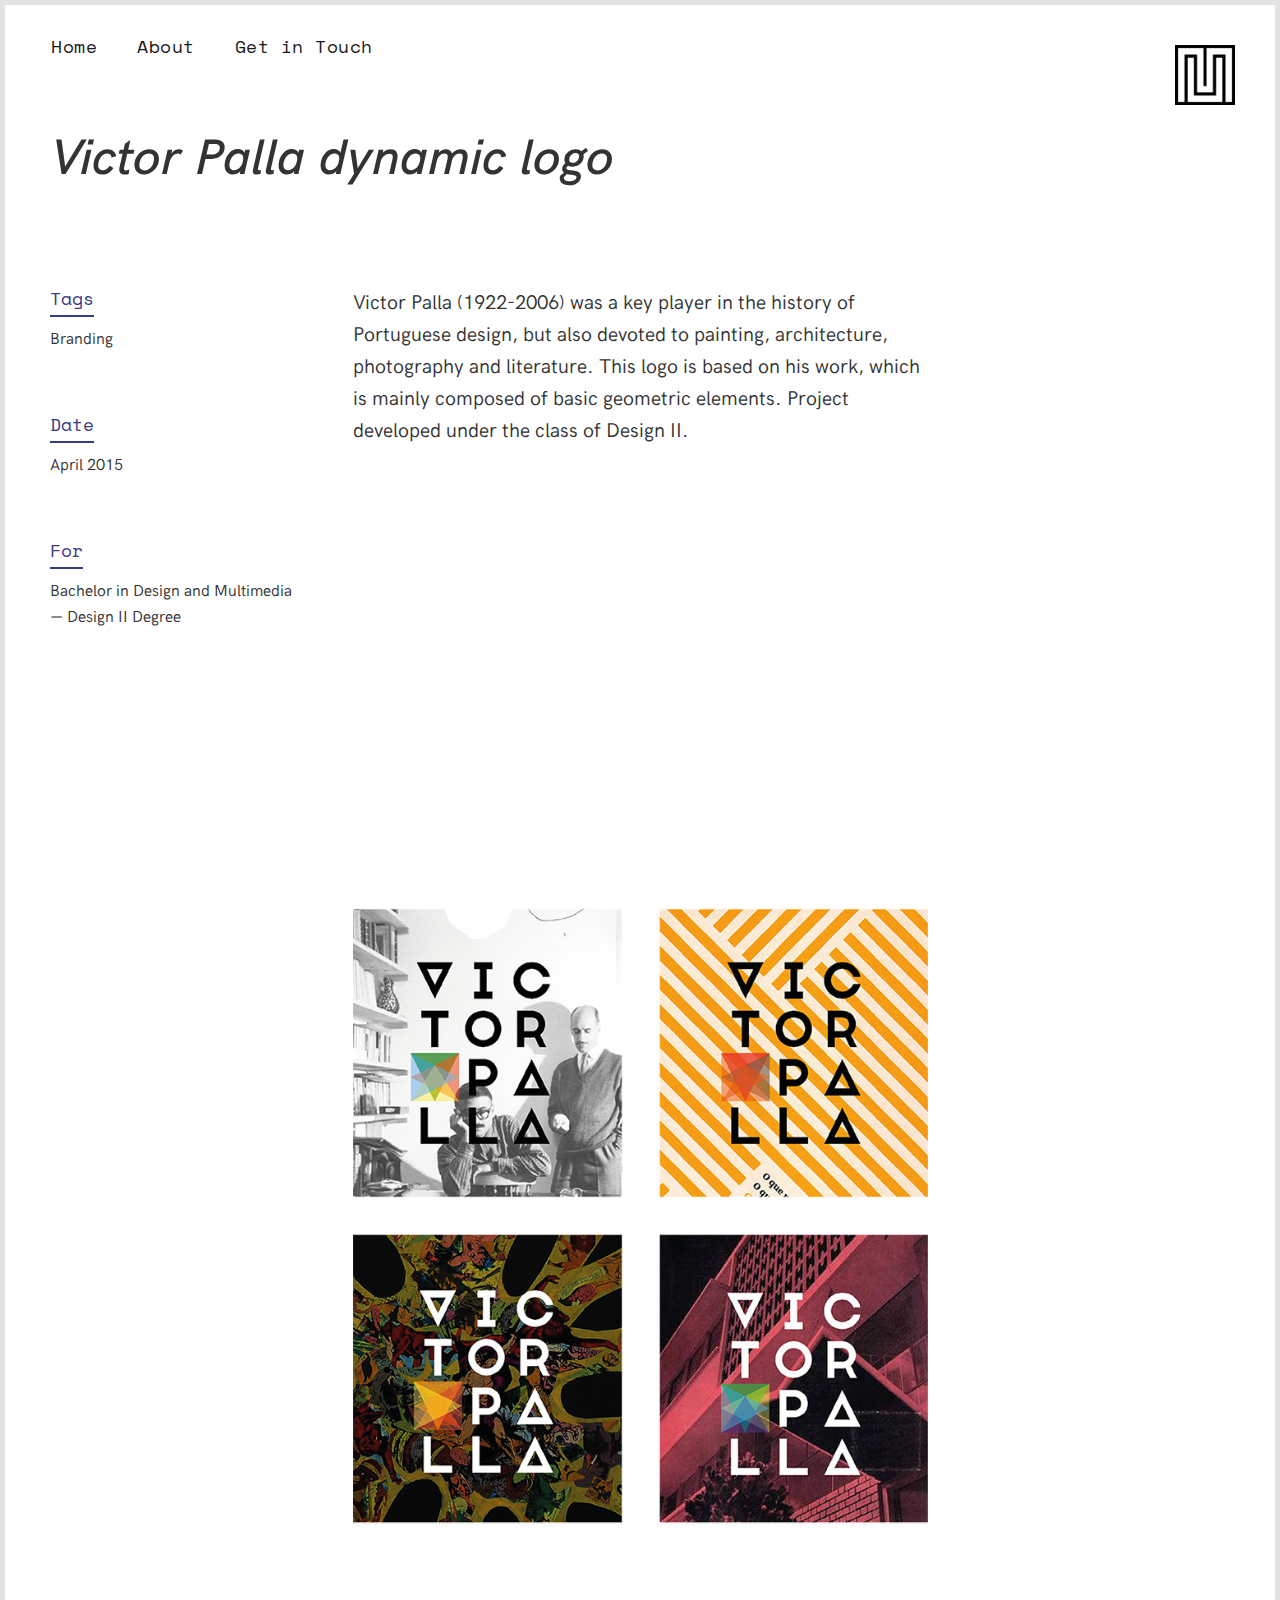
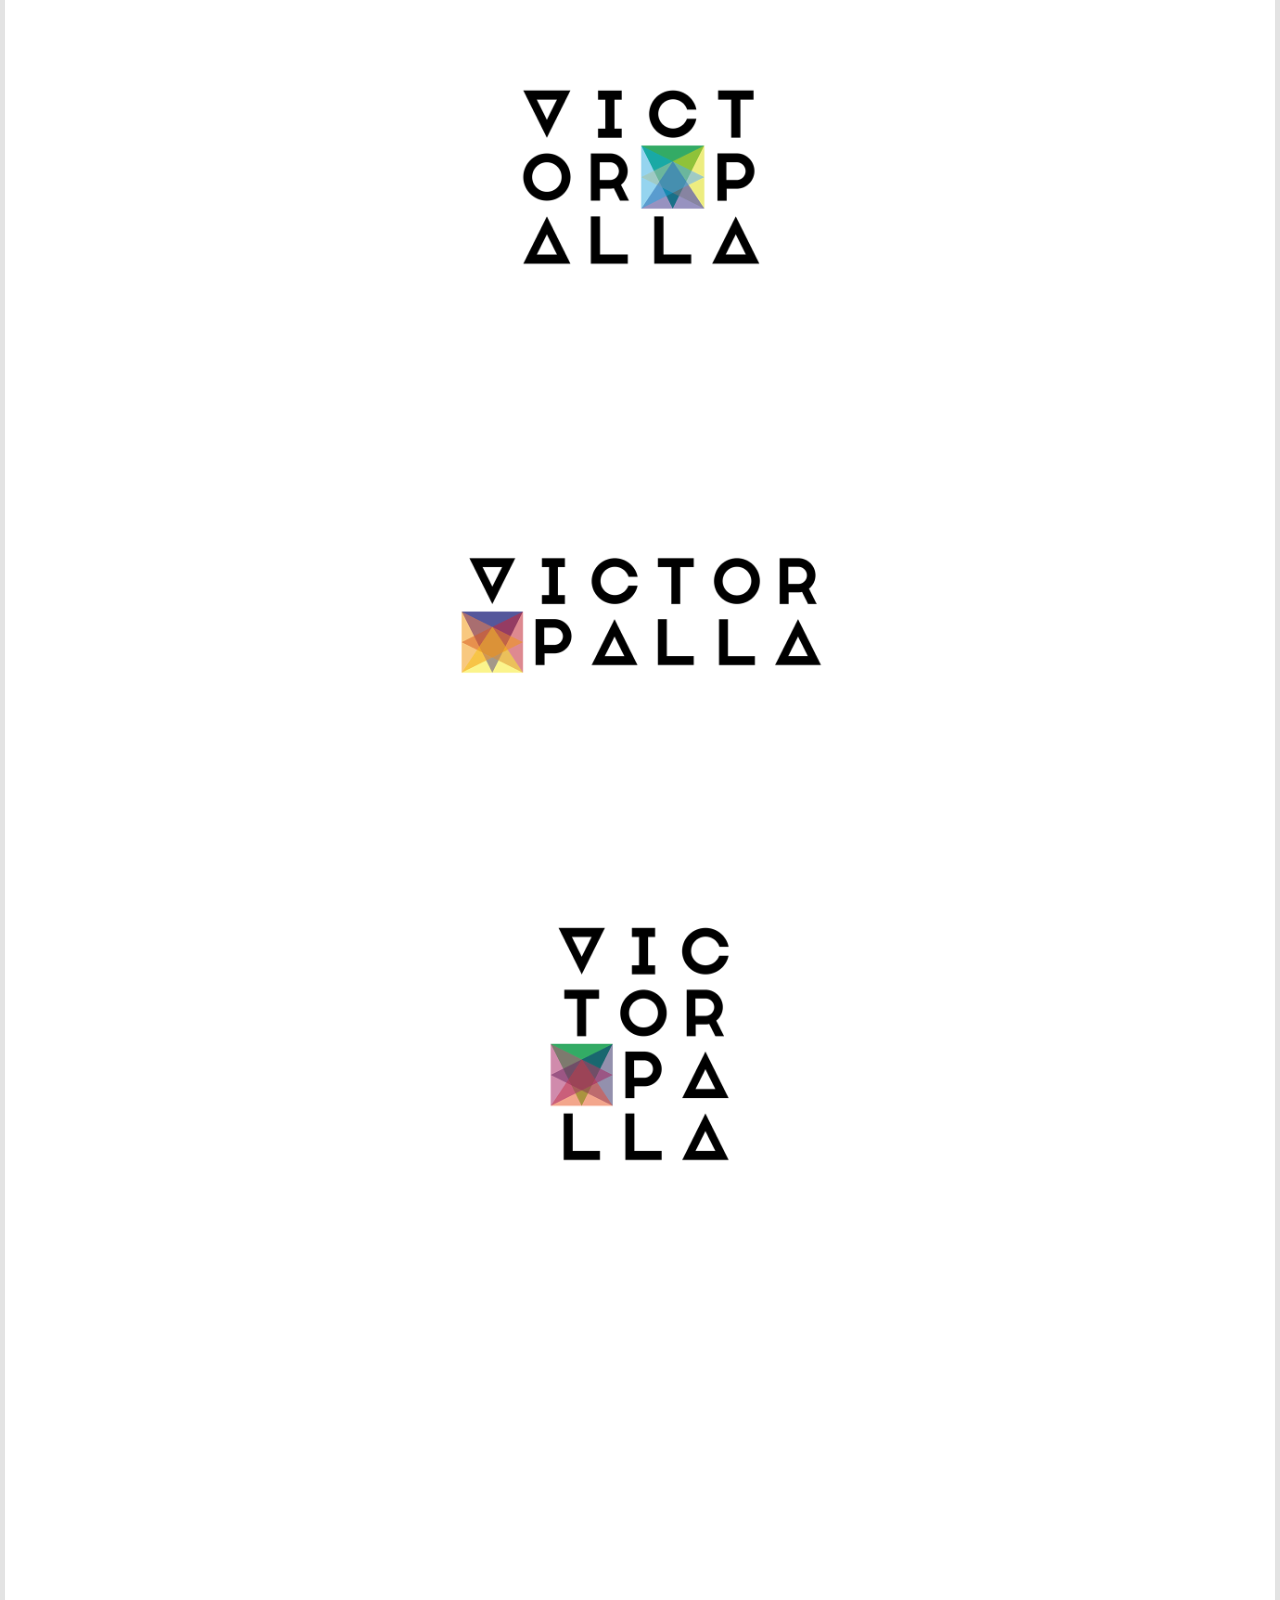
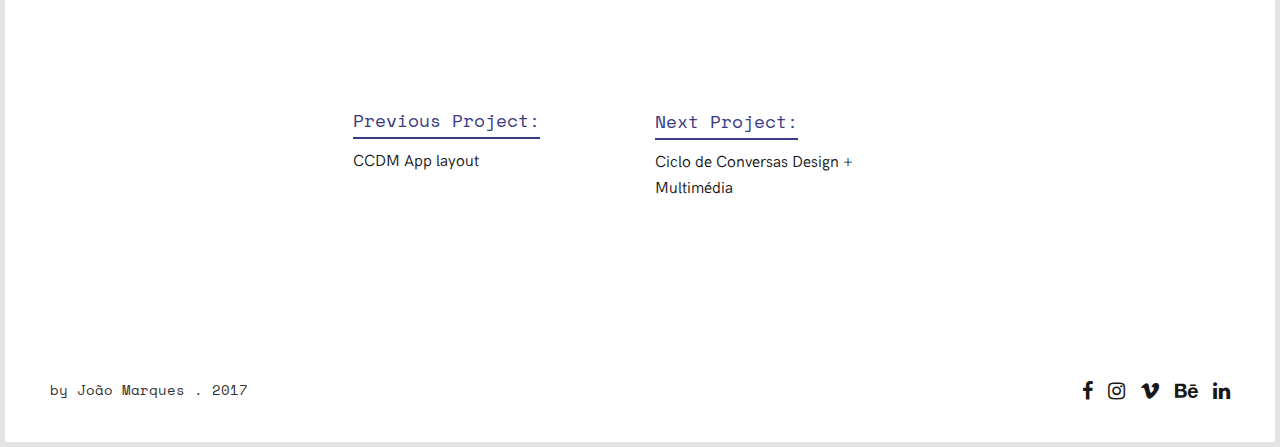
<file: projects/victor_palla.html>
<!DOCTYPE html>
<html lang="en">
  <head>
    <meta charset="utf-8">
    <meta http-equiv="X-UA-Compatible" content="IE=edge">
    <meta name="viewport" content="width=device-width, initial-scale=1">
    <meta name="robots" content="noydir, noodp">
    <meta name="description" content="I'm João Marques, a Multimedia Designer.">
      
    <meta name="keywords" content="Design, Multimedia, Coimbra, Web Design, Motion Design, Web, Motion, Editorial Design, Editorial, Branding">
    <meta name="author" content="João Marques 2017">
    <link rel="icon" href="../assets/favicon.ico">
    <meta property="og:image" content="http://joaomarques.altervista.org/assets/thumbnail.png" />
    <meta property="og:title"  content="Victor Palla dynamic logo - João Marques" />
    <meta property="og:url"    content="http://joaomarques.altervista.org" />
    <meta property="og:type"   content="website" />  
    <meta name="twitter:card" content="João Marques — Multimedia Designer" />
    <meta name="twitter:site" content="@joaornmarques" />
    <meta name="twitter:creator" content="joaornmarques" />
    <link rel="canonical" href="http://joaomarques.altervista.org"> 

    <title>Victor Palla dynamic logo - João Marques</title>

    <link href="../resources/bootstrap.min.css" rel="stylesheet">
    <link href="../style/main.css" rel="stylesheet">
    <link href="../style/about.css" rel="stylesheet">
    <link href="../style/projects.css" rel="stylesheet">
      
    <link rel="stylesheet" href="../resources/fa/css/font-awesome.min.css">  
    <link href="https://fonts.googleapis.com/css?family=Space+Mono:400,400i" rel="stylesheet">
    
  </head>

  <body class="loading">
      <img class="right-logo logo-rotate" src="../assets/logob.png"/>
    <nav class="navbar navbar--white">
      <div class="container-fluid">
          <ul class="nav navbar-nav">
            <li><a href="../index.html">Home</a></li>
            <li><a href="../about.html">About</a></li>
            <li><a href="../contact.php">Get in Touch</a></li>
          </ul>
        </div>
      </div>
    </nav>
    

    <div class="container-fluid" id="project">

      <div class="title">
        <h1>Victor Palla dynamic logo</h1>
      </div>
        
        
        
        <div class="text-container">
            
            <!-----------ROW 1--------------------->
            
            <div class="row project--content">
                
                <div class="col-sm-3">
                    <div class="hidden-sm hidden-xs">
                    
                    <div class="about__block about__block--white">
                        <h3>Tags</h3>
                        <p>Branding</p>
                    </div>
                    <div class="about__block about__block--white">
                        <h3>Date</h3>
                        <p>April 2015</p>
                    </div>
                    <div class="about__block about__block--white">
                        <h3>For</h3>
                        <p>Bachelor in Design and Multimedia<br>— Design II Degree</p>
                    </div>
                    </div>
                </div>  
                
                <div class="col-sm-6">

                    <p>Victor Palla (1922-2006) was a key player in the history of Portuguese design, but also devoted to painting, architecture, photography and literature. This logo is based on his work, which is mainly composed of basic geometric elements. Project developed under the class of Design II.</p>
                    
                    <section>
                        <a href="../index.html"><img class="right-logo" src="../assets/logob.png"/></a>

                        <div class='video-container'><iframe src="https://player.vimeo.com/video/150300215?title=0&byline=0&portrait=0" width="500" height="281" frameborder="0" webkitallowfullscreen mozallowfullscreen allowfullscreen></iframe></div>

                        <img src="../assets/projects/victor_palla/palla5.jpg"/>

                        <img src="../assets/projects/victor_palla/palla1.png"/>

                        <img src="../assets/projects/victor_palla/palla2.png"/>

                        <img src="../assets/projects/victor_palla/palla3.png"/>

                        <div class='video-container'><iframe width="500" height="281" src="//e.issuu.com/embed.html#21052527/32284180" frameborder="0" allowfullscreen></iframe></div>
                    </section>

                    
                    <div class="row margin-top-20">
                    
                        <div class="col-md-6">
                        <div class="about__block about__block--white">
                                <h3>Previous Project:</h3><br>
                                <a href="ccdm_app.html" class="link-black"><p>CCDM App layout</p></a>
                        </div>
                        </div>
                        
                        <div class="col-md-6">
                        <div class="about__block about__block--white">
                                <h3>Next Project:</h3>
                                <a href="ccdm.html" class="link-black"><p>Ciclo de Conversas Design + Multimédia</p></a>
                        </div>
                        </div>
                        
                    </div>

                    
                </div>  
                
            </div>
            
        </div>    
        
        
        
    <footer>
        <div class="footer__text hidden-xs">
            <p>by João Marques . 2017</p>
        </div>    
        <div class="footer__icons footer__icons--white">
            <ul>
                <li><a target="_blank" href="https://www.facebook.com/joaornmarques"><i class="fa fa-facebook" aria-hidden="true"></i></a></li>
                <li><a target="_blank" href="https://www.instagram.com/joaornmarques/"><i class="fa fa-instagram" aria-hidden="true"></i></a></li>
                <li><a target="_blank" href="https://vimeo.com/joaonrmarques"><i class="fa fa-vimeo" aria-hidden="true"></i></a></li>
                <li><a target="_blank" href="https://www.behance.net/joaorafaelmarques"><i class="fa fa-behance" aria-hidden="true"></i></a></li>
                <li><a target="_blank" href="https://www.linkedin.com/in/jo%C3%A3o-marques-90b97211b"><i class="fa fa-linkedin" aria-hidden="true"></i></a></li>
            </ul>
        </div>
    </footer>
    </div><!-- /.container -->


    <!-- Bootstrap core JavaScript
    ================================================== -->
    <!-- Placed at the end of the document so the pages load faster -->
    <script src="https://ajax.googleapis.com/ajax/libs/jquery/1.11.3/jquery.min.js"></script>
    <script src="../resources/bootstrap.min.js"></script>
    
    <script>
        setTimeout(function(){
            $('.title').addClass("title--animated");
        }, 100);
        setTimeout(function(){
            $('.text-container').addClass("text-container--animated");
        }, 400);
        $(window).load(function() {
            $('body').removeClass("loading").addClass('loaded');
            $('.logo-rotate').addClass("logo-rotate__loaded");     
        });  
    </script>  
  </body>
</html>
</file>
<file: style/main.css>
/*-------------------------------------
------------FONT FACE------------------
-------------------------------------*/


@font-face {
    font-family: HKGrotesk-MediumItalic;
    src: url("/assets/fonts/HKGrotesk-MediumItalic.otf");
}

@font-face {
    font-family: HKGrotesk-Regular;
    src: url("/assets/fonts/HKGrotesk-Regular.otf");
}

/*-------------------------------------
-----------------BODY------------------
-------------------------------------*/


body {
    background-color: #3A3C83;  
    padding: 30px;
    border: solid 5px #1f2047;
}



/*-------------------------------------
----------------FONTS------------------
-------------------------------------*/

h1{
    font-family: 'HKGrotesk-MediumItalic', sans-serif;
    font-size: 50px;
}

h2{
    font-family: 'HKGrotesk-MediumItalic', sans-serif;
    font-size: 30px;
}

h3{
    font-family: 'Space mono', monospace;
    font-size: 18px;
}

h4{
    font-family: 'Space mono', monospace;
    font-size: 16px;
    margin: 0;
}


p{
    font-family: 'HKGrotesk-Regular', sans-serif;
    font-size: 20px;
    line-height: 1.6;
}

a{
    font-family: 'Space mono', monospace;
    font-size: 18px;
    text-decoration: none;
}

a:hover, a:focus{
    text-decoration: none;
}

a:visited{
    color: #181818;
}


::-moz-selection { background: #181818; }
::selection { background: #181818; }


.text-container{
    margin-bottom: 10%;
    opacity: 0;
}

.text-container--animated{
    transition: 0.8s ease;
    opacity: 1;
}

.text-right{
    text-align: right;
}

/*-------------------------------------
---------------LOADING------------------
-------------------------------------*/



.loading {
    background: #fff;
}

.loading-black {
    background: #181818;
}

.loading-purple {
    background: #3A3C83;
}

section {
    opacity: 0;
    -webkit-transition:opacity .8s;
    -moz-transition:opacity .8s;
    -o-transition:opacity .8s;
    transition: opacity .8s;
}
.loaded section {
    opacity: 1;
}

.logo-rotate{
    -webkit-animation:spin 2s cubic-bezier(.81,.04,.28,.99) infinite;
    -moz-animation:spin 2s cubic-bezier(.81,.04,.28,.99) infinite;
    animation:spin 2s cubic-bezier(.81,.04,.28,.99) infinite;
    transition: 0.3s ease;
    
    -webkit-animation-delay: 1s; /* Chrome, Safari, Opera */
    animation-delay: 1s;
}

@-moz-keyframes spin { 100% { -moz-transform: rotate(360deg); } }
@-webkit-keyframes spin { 100% { -webkit-transform: rotate(360deg); } }
@keyframes spin { 100% { -webkit-transform: rotate(360deg); transform:rotate(360deg); } }

.logo-rotate__loaded{
    opacity: 0;
}

/*-------------------------------------
---------------NAVBAR------------------
-------------------------------------*/


.navbar{

}

.navbar ul li a{
    font-family: 'Space mono', monospace;
    font-size: 18px;
    color: #fff;
    letter-spacing: 0.5px;
    padding: 0;
    padding-bottom: 5px;
    margin: 0 40px 30px 0;
    transition: 0.2s ease;
    display: inline-block;
}


.navbar ul li a:hover{
    background: none;
    color: #b3b3b3;
}

.active{
    
    border-bottom: solid 2px #fff;
}

.right-logo{
    position: fixed;
    right: 45px;
    top: 45px;
    width: 60px !important; 
    margin: 0 !important;
    z-index: 99999;
}


/*-------------------------------------
--------------LANDING------------------
-------------------------------------*/

#landing h1, #landing h2{
    color: #fff;
}

#landing p, #landing h3{
    color: #b3b3b3;
}

#landing a{
    color: #fff;
    text-decoration: none;
}

#landing portfolio__project:hover{
    color: #fff;
    text-decoration: underline;
}


.title{
    padding-bottom: 40px;
    margin-top: 0px;
    transform: scale(0.95);
    opacity: 0;
    transition: 1s cubic-bezier(.03,.91,.38,.92);
}

.title--animated{
    margin-top: 0px;
    opacity: 1;   
    transform: scale(1);
}



/*-------------------------------------
--------------PORTFOLIO----------------
-------------------------------------*/
.col-sm-4{
    margin: 0;
    padding: 0;
    margin-bottom: 10%;
}


.portfolio{
    margin-bottom: 10%;
}


/*--------bottom image---------------*/

.portfolio__bottom-image{
    width: 45%;
    z-index: 2;
    position: relative;
    -ms-transform: rotate(210deg) skew(-30deg) translate(-100%, -25%) scaleY(0.864);
    -webkit-transform: rotate(210deg) skew(-30deg) translate(-100%, -25%) scaleY(0.864);
    transform: rotate(210deg) skew(-30deg) translate(-100%, -25%) scaleY(0.864);
    opacity: 0;
    transition: 0.4s ease;
    box-shadow: -20px -20px 0px #3A3C83;
}


.portfolio__bottom-image--animated{
    box-shadow: -20px -20px 0px #1f2047;
    opacity: 0.8;
}




/*---------------logo---------------*/


.portfolio__logo-image{
    z-index: 4;
    position: absolute;
    margin-top: 30%;
    opacity: 0;
    transition: 0.3s ease;
    width: 100%;
    padding-left: 15%;
    padding-right: 15%;
    
}

.portfolio__logo-image--animated{
    margin-top: 15%;
    opacity: 1;
}



/*---------------info---------------*/

.portfolio__info h2, .portfolio__info h3{
    text-align: center;
}


.portfolio__info{
    z-index: 5;
    position: absolute;
    bottom: -50%;
    width: 100%;
    padding: 0 15% 0 15%;
    opacity: 0;
    transition: 0.4s ease;
}

/*--------------hover---------------*/

.portfolio__project:hover > .portfolio__bottom-image{
    box-shadow: -20px -20px 0px #1f2047;
    opacity: 0.2;
}

.portfolio__project:hover > .portfolio__logo-image{
    opacity: 0;
    margin-top: 25%;
}

.portfolio__project:hover > .portfolio__info{
    opacity: 1;
    bottom: -30%;
}

/*-------------------------------------
------------GET IN TOUCH---------------
-------------------------------------*/

#get-touch{
    margin-top: 40px;
    width: 100%;
    text-align: center;
}


#get-touch a{
    color: #3A3C83;
    border-bottom: solid 2px;
    transition: 0.2s ease;
}


#get-touch a:hover{
    color: #b3b3b3;
    text-decoration: none;
}


/*-------------------------------------
-----------------FOOTER----------------
-------------------------------------*/

.footer__text p{
    font-family: 'Space mono', monospace;
    font-size: 14px;
    
}

.footer__text{
    float: left;
}

.footer__text--landing{
    margin-top: -30px;
}

.footer__text--landing a{
    font-size: 14px;
    transition: 0.2s ease;
}

.footer__icons{
    float: right;
}

.footer__icons ul{
    list-style: none;
}

.footer__icons ul li{
    float: left;
    margin-left: 15px;
}

.footer__icons ul li a i{
    font-size: 20px;
    color: #fff;
    transition: 0.2s ease;
}

.footer__icons ul li a i:hover, {
    color: #b3b3b3;
}


/*-------------------------------------
----------------IFRAME-----------------
-------------------------------------*/


.video-container {
    position: relative;
    padding-bottom: 56.25%;
    padding-top: 35px;
    height: 0;
    overflow: hidden;
    margin-top: 30px;
    margin-bottom: 30px;
}

.video-container iframe {
    position: absolute;
    top:0;
    left: 0;
    width: 100%;
    height: 100%;
}

/*-------------------------------------
---------------MARGINS------------------
-------------------------------------*/

.margin-top-20{
    margin-top: 50px;
}


/*-------------------------------------
-------------TEXT COLORS---------------
-------------------------------------*/

.text-black{
    color: #181818;
}

.text-gray{
    color: #b3b3b3;
}

.text-purple{
    color: #3A3C83;
}

.text-dark-gray{
    color: #333;
}

/*-------------------------------------
-------------LINKS COLORS--------------
-------------------------------------*/

.link-black{
    color: #181818;
    transition: 0.2s ease;
}

.link-black:hover{
    color: #b3b3b3;
}

.link-gray{
    color: #b3b3b3;
    transition: 0.2s ease;
}

.link-gray:hover{
    color: #3A3C83;
}

.link-purple{
    color: #3A3C83;
    transition: 0.2s ease;
}

.link-purple:hover{
    color: #181818;
}





/*-------------------------------------
-----------MEDIA QUERIES---------------
-------------------------------------*/

@media (max-width:1000px) {
    h2{
        font-size: 20px;
    }
    
    h3{
        font-size: 16px;
    }
}


@media (max-width:767px) { 
    body{
        padding: 5px;
    }
    
    
    h1{
        font-size: 30px;
    }
    
    h2{
        font-size: 20px;
    }
    
    h3{
        font-size: 14px;
    }
    
    
    .title{
        padding-bottom: 20px;
    }
    
    /*----------NAVBAR-----------*/
    
    .navbar ul li a{
        font-family: 'Space mono', monospace;
        font-size: 18px;
        color: #fff;
        letter-spacing: 0.5px;
        padding: 0;
        margin: 0 30px 10px 15px;
    }
    
    
    .right-logo{
        position: fixed;
        right: 20px;
        top: 20px;
        width: 40px !important;
        margin: 0 !important;
        z-index: 99999;
    }
    
    /*----------PORTFOLIO-----------*/
    
    .col-sm-4{
        margin-bottom: 70%;
    }
    
    
    .portfolio__info{
        z-index: 5;
        position: absolute;
        bottom: -150%;
        width: 100%;
        padding: 0 15% 0 15%;
        opacity: 1;
        transition: 0.4s ease;
    }
    
    .portfolio__info h2{
        text-decoration: underline;
    }
    
    .portfolio__info h3{
        margin-top: 0px;
    }
    
    .portfolio{
        margin-bottom: 30%;
    }
    
    .text-container{
        margin-bottom: 30%;
    }
    
    /*----------FOOTER-----------*/
    
    .footer__icons{
        margin-bottom: 15px;
        text-align: center;
    }
    
    .footer__icons ul li{
        margin-left: 20px;
    }
    
    .footer__icons ul li a i{
        font-size: 25px;
    }
    
}
</file>
<file: style/about.css>
body {
    background-color: #181818; 
    border: solid 5px #1f2047;
}



::-moz-selection { background: #3A3C83; color: #fff;}
::selection { background: #3A3C83; color: #fff;}

/*--------------TEXT----------------*/

#about p{
    color: #b3b3b3;
    
}

#about h1{
    color: #fff;
}


.about__block{
    margin: 50px 0 50px 0;
}

.about__block p{
    font-size: 16px;
}


.about__block h3{
    color: #fff;
    font-size: 18px;
    line-height: 1.3;
    margin-bottom: 10px;
    border-bottom: solid 2px #fff;
    display:inline-block;
    margin-top: 0px;
    padding-bottom: 5px;
}

.about__block h4{
    font-size: 16px;
    color: #3A3C83;
    margin-top: -5px;
}

/*--------------IMAGE----------------*/

.about-image{
    margin-bottom: 50%;
    margin-top: -20%;
}

.portfolio__project{
    margin-top: -10%;
}


.portfolio__bottom-image{
    box-shadow: 0px 0px 0px #181818;
}

.portfolio__project:hover > .portfolio__bottom-image{
    box-shadow: -30px -30px 0px #3A3C83;
    opacity: 0.8;
}

.portfolio__bottom-image--animated{
    box-shadow: -30px -30px 0px #222;
    opacity: 0.8;
}

/*-----------MEDIA QUERIES------------*/

@media (max-width:767px) { 
    .about__block{
        margin: 20px 0 20px 0;
    }
    
    .about__block h3{
        margin-bottom: 20px;
        margin-top: 20px;
    }
}
</file>
<file: style/contact.css>
/*------------------HEADER-----------------*/


.contact-header{
    margin-top: 10%;
    color: #fff;
    border-bottom: solid 2px #fff;
    display: inline-block;
    padding-bottom: 8px;
}


/*-----------------SOCIAL NETWORKS----------------*/


.contact-social-networks{
    margin-top: 10%;
    margin-bottom: 10%;
}

.portfolio__info h3{
    color: #fff;
    text-align: center;
}

.portfolio__info{
    margin-left: 0;
    padding-left: 0;
}

.portfolio__bottom-image--animated{
    box-shadow: -15px -15px 0px #1f2047;
    opacity: 0.2;
}

.portfolio__project:hover > .portfolio__bottom-image{
    box-shadow: -15px -15px 0px #1f2047;
    opacity: 0.6;
}

@media (max-width:767px) { 
    .col-sm-4{
        margin-bottom: 20%;
        margin-left: 20%;
        margin-right: 20%;
    }
}

/*-----------------COL-MARGIN----------------*/



.col--no-margin{
    margin: 0;
    padding: 0;
}

.col--padding-left{
    padding-left: 10px;
}

.col--padding-right{
    padding-right: 10px;
}

@media (max-width:767px) { 
    .col--padding-left{
        padding-left: 0px;
    }

    .col--padding-right{
        padding-right: 0px;
    }
}


/*----------------------form-----------------*/

form{
    margin-top: 10%;
    margin-bottom: 20%;
}



input[type=text]{
    font-family: 'HKGrotesk-Regular', sans-serif;
    width: 100%;
    background: none;
    border-style: none;
    border-bottom: solid 2px #3A3C83; 
    height: 40px;
    margin-bottom: 10px;
    transition: 0.2s ease;
    color: #fff;
    font-size: 18px;
    font-weight: 300;
}

input[type=text]:hover, input[type=text]:focus{
    border-bottom: solid 2px #FFF;
}

input:focus, textarea:focus {outline:0;}





textarea{
    font-family: 'HKGrotesk-Regular', sans-serif;
    font-size: 18px;
    width: 100%;
    height: 20vh;
    background: #3A3C83;
    border: none;
    padding: 10px;
    color: #fff;
    transition: 0.2s ease;
}


textarea::-webkit-input-placeholder {
    color: #181818;
    font-size: 18px;
}


::-webkit-input-placeholder {
    color: #3A3C83;
    font-size: 18px;
}

:-moz-placeholder { /* Firefox 18- */
   color: #3A3C83;
    font-size: 18px;
}

::-moz-placeholder {  /* Firefox 19+ */
   color: #3A3C83;  
    font-size: 18px;
}

:-ms-input-placeholder {  
   color: #3A3C83;  
    font-size: 18px;
}


input[type=submit]{
    font-family: 'Space mono', monospace;
    background: none;
    border: none;
    border-bottom: solid 2px #3A3C83;
    color: #3A3C83;
    font-size: 18px;
    padding: 4px 0px;
    padding-bottom: 6px;
    margin-top: 20px;
    transition: 0.2s;
}


input[type=submit]:hover{
    border-bottom: solid 2px #fff;
    color:  #fff;
}



/*--------SOCIAL NETWORKS---------*/
</file>
<file: style/projects.css>
body {
    background-color: #fff; 
    border: solid 5px #e3e3e3;
}

#projects h1, projects p{
    color: #181818;
}

.navbar--white ul li a{
    color: #181818;
}

.active--white{    
    border-bottom: solid 2px #181818;
}


.footer__icons--white ul li a i{
    color: #181818;
}

.project--content{
    margin-top: 50px;
}

.project--content img{
    width: 100%;
    margin-top: 30px;
    margin-bottom: 30px;
}

.about__block--white{
    margin-top: 0px;
    margin-bottom: 60px;
}

.about__block--white h3{
    color: #3A3C83;
    border-bottom: solid 2px #3A3C83;
}


/*-----------MEDIA QUERIES------------*/

@media (max-width:1000px) { 
    .about__block--white{
        margin-bottom: 20px;
    }
}
</file>
